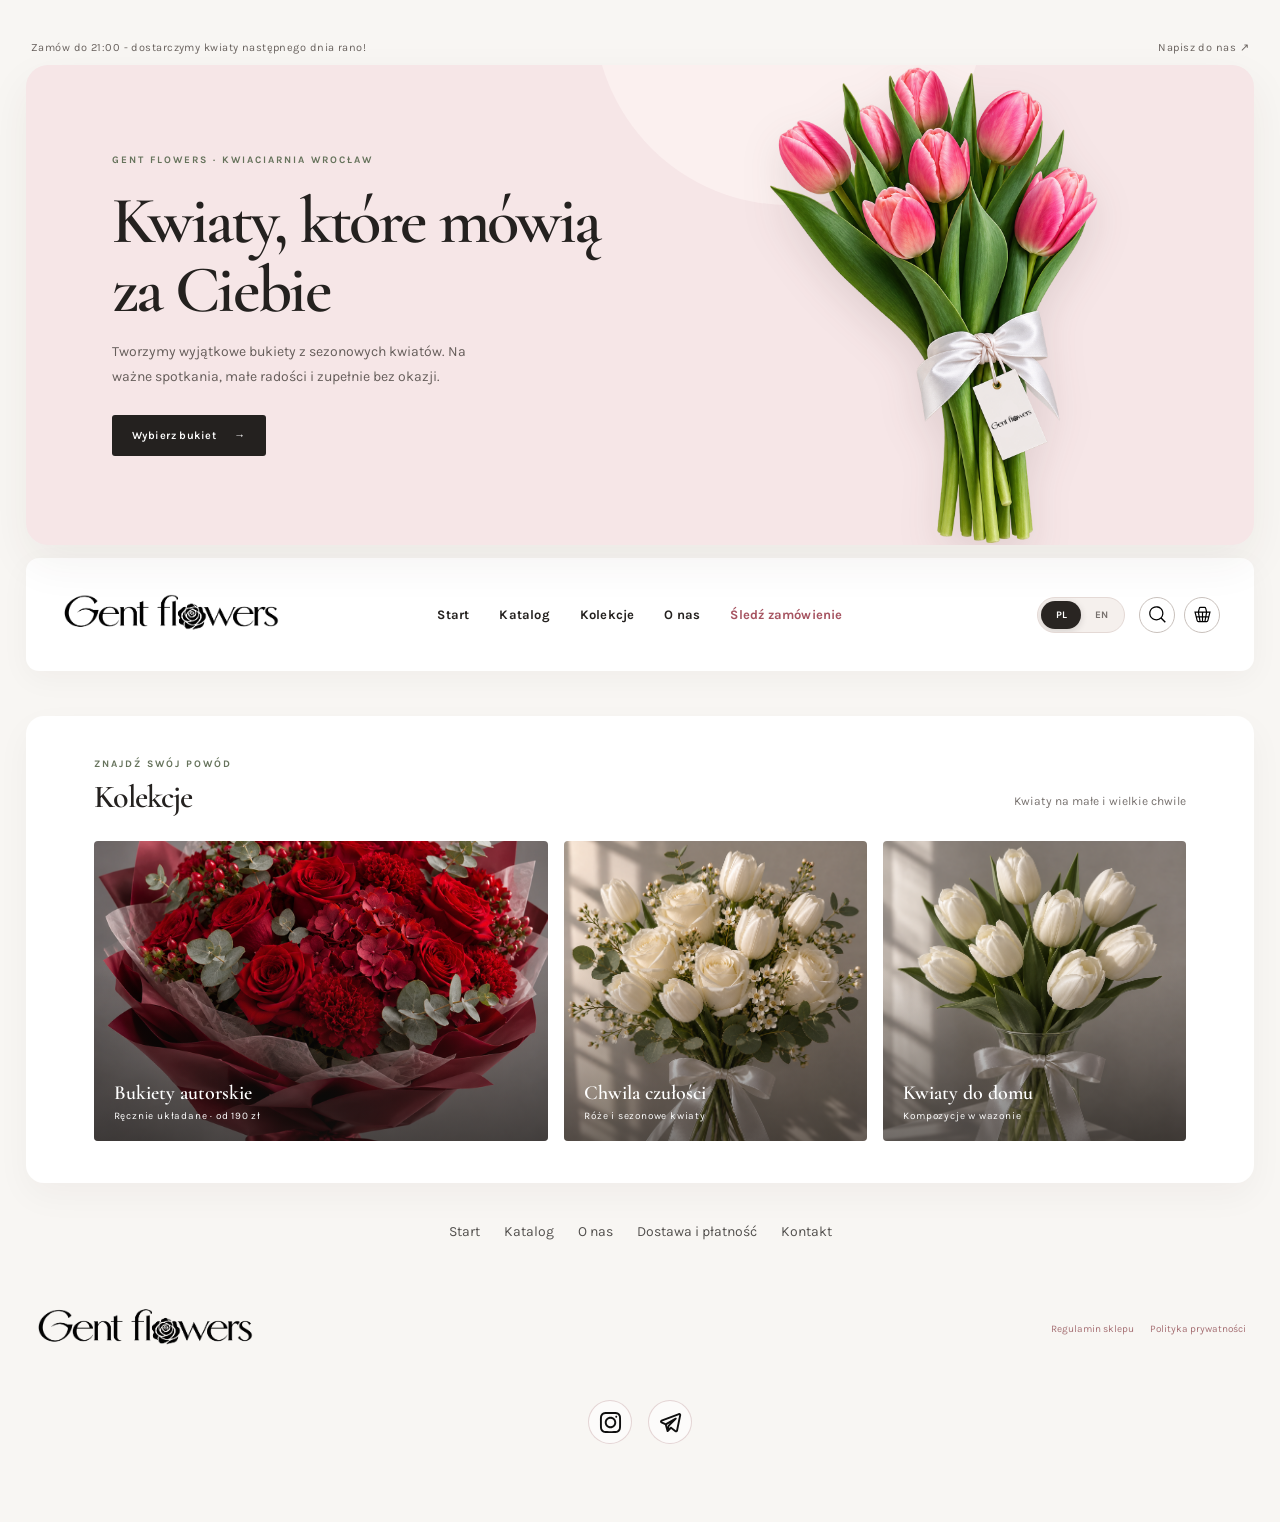
<file: index.html>
<!DOCTYPE html>
<html lang="pl">
 <head>
  
  <link rel="icon" href="./favicon.ico" sizes="any">
<meta charset="utf-8"/>
  <meta content="width=device-width,initial-scale=1" name="viewport"/>
  <meta content="#f7e8e9" name="theme-color"/>
  <title>Gent Flowers — kwiaciarnia internetowa Wrocław | Bukiety na zamówienie</title>
 
  <link rel="stylesheet" href="./css/main.css"/>
  <link rel="stylesheet" href="./css/cms.css"/>
  <link rel="stylesheet" href="./css/storefront.css"/>
  <link rel="stylesheet" href="./css/motion.css"/>
 
  <meta name="description" content="Gent Flowers to pracownia florystyczna z Wrocławia. Tworzymy wyjątkowe bukiety z sezonowych kwiatów i pomagamy wybrać kompozycję na każdą okazję.">
  <link rel="canonical" href="https://gentflowers.com/">
  <meta property="og:type" content="website">
  <meta property="og:site_name" content="Gent Flowers">
  <meta property="og:title" content="Gent Flowers — kwiaciarnia internetowa Wrocław | Bukiety na zamówienie">
  <meta property="og:description" content="Gent Flowers to pracownia florystyczna z Wrocławia. Tworzymy wyjątkowe bukiety z sezonowych kwiatów i pomagamy wybrać kompozycję na każdą okazję.">
  <meta property="og:url" content="https://gentflowers.com/">
  <meta property="og:locale" content="pl_PL">
  <script type="application/ld+json">
  {
    "@context": "https://schema.org",
    "@type": "Florist",
    "name": "Gent Flowers",
    "url": "https://gentflowers.com/",
    "description": "Pracownia florystyczna z Wrocławia tworząca ręcznie układane bukiety z sezonowych kwiatów.",
    "areaServed": {
      "@type": "City",
      "name": "Wrocław"
    }
  }
  </script>
</head>
 <body class="page-home">
<main class="shell">
   <div class="topline">
    <span data-i18n="delivery">
     Zam&oacute;w do 21:00
     <strong>
      dostarczymy kwiaty nast&eogon;pnego dnia rano!
     </strong>
    </span>
    <a data-i18n="contact" href="#footer">
     Napisz do nas &nearrow;
    </a>
   </div>
   <section class="hero stack-panel" id="home">
    <div class="hero-copy">
     <div class="eyebrow">
      Gent Flowers &middot;
      <span data-i18n="studio">
       pracownia florystyczna
      </span>
     </div>
     <h1 data-i18n="heroTitle">
      Kwiaty, kt&oacute;re m&oacute;wi&aogon; za Ciebie
     </h1>
     <p data-i18n="heroText">
      Tworzymy wyj&aogon;tkowe bukiety z sezonowych kwiat&oacute;w. Na wa&zdot;ne spotkania, ma&lstrok;e rado&sacute;ci i zupe&lstrok;nie bez okazji.
     </p>
     <a class="button" href="/shop">
      <span data-i18n="chooseBouquet">
       Wybierz bukiet
      </span>
      <span>
       &rarr;
      </span>
     </a>
    </div>
    <div class="hero-image">
     <img alt="R&oacute;&zdot;owy bukiet tulipan&oacute;w" src="./assets/images/pink-tulip-bouquet.png"/>
</div>
   </section>
   <nav aria-label="Nawigacja g&lstrok;&oacute;wna" class="nav">
    <a aria-label="Gent Flowers" class="brand" href="./index.html">
     <img alt="Gent Flowers" class="brand-logo" src="./assets/images/gent-flowers-logo.png"/>
    </a>
    <div class="links">
     <a data-i18n="home" href="./index.html">
      Start
     </a>
     <a data-i18n="bouquets" href="./shop.html">
      Katalog
     </a>
     <a data-i18n="collections" href="./index.html#collections">
      Kolekcje
     </a>
     <a data-i18n="about" href="./about.html">
      O nas
     </a>
     <a class="tracking-nav-link" href="./tracking.html" aria-label="Śledź zamówienie">
      Śledź zamówienie
     </a>
    </div>
    <div class="tools">
     <div aria-label="Wyb&oacute;r j&eogon;zyka" class="language">
      <button aria-pressed="true" data-lang="pl">
       PL
      </button>
      <button aria-pressed="false" data-lang="en">
       EN
      </button>
     </div>
<button aria-label="Szukaj" class="icon" type="button">
      <img src="./assets/images/icons/search.svg" alt="" aria-hidden="true">
     </button>
     <button aria-label="Koszyk" class="icon cart" type="button">
      <img src="./assets/images/icons/basket.svg" alt="" aria-hidden="true">
      <span class="count" id="count">
       0
      </span>
     </button>
    </div>
   </nav>
   <section class="section stack-panel" id="collections">
    <div class="section-head">
     <div>
      <div class="eyebrow" data-i18n="findOccasion">
       Znajd&zacute; sw&oacute;j pow&oacute;d
      </div>
      <h2 data-i18n="collections">
       Kolekcje
      </h2>
     </div>
     <p data-i18n="collectionIntro">
      Kwiaty na ma&lstrok;e i wielkie chwile
     </p>
    </div>
    <div class="collections">
     <a class="collection" href="/shop">
      <img alt="Autorska kompozycja kwiatowa" src="https://images.unsplash.com/photo-1525310072745-f49212b5ac6d?auto=format&amp;fit=crop&amp;w=1000&amp;q=85"/>
      <span>
       <span data-i18n="signature">
        Bukiety autorskie
       </span>
       <small data-i18n="signatureSub">
        R&eogon;cznie uk&lstrok;adane &middot; od 190 z&lstrok;
       </small>
      </span>
     </a>
     <a class="collection" href="/shop">
      <img alt="Delikatny bukiet r&oacute;&zdot;" src="https://images.unsplash.com/photo-1563241527-3004b7be0ffd?auto=format&amp;fit=crop&amp;w=700&amp;q=85"/>
      <span>
       <span data-i18n="tender">
        Chwila czu&lstrok;o&sacute;ci
       </span>
       <small data-i18n="tenderSub">
        R&oacute;&zdot;e i sezonowe kwiaty
       </small>
      </span>
     </a>
     <a class="collection" href="/shop">
      <img alt="Kwiaty w wazonie" src="https://images.unsplash.com/photo-1520763185298-1b434c919102?auto=format&amp;fit=crop&amp;w=700&amp;q=85"/>
      <span>
       <span data-i18n="homeFlowers">
        Kwiaty do domu
       </span>
       <small data-i18n="homeFlowersSub">
        Kompozycje w wazonie
       </small>
      </span>
     </a>
    </div>
   </section>
   <section class="section stack-panel" id="shop">
    <div class="section-head">
     <div>
      <div class="eyebrow" data-i18n="pickedForYou">
       Wybrane dla Ciebie
      </div>
      <h2 data-i18n="favoriteBouquets">
       Ulubione bukiety
      </h2>
     </div>
     <div>
      <p data-i18n="freshDaily">
       &Sacute;wie&zdot;e kwiaty ka&zdot;dego dnia
      </p>
      <div aria-label="Widok kompozycji" class="view-controls" role="group">
       <button aria-pressed="true" class="view-button" data-i18n="tile" data-view="grid">
        Siatka
       </button>
       <button aria-pressed="false" class="view-button" data-i18n="list" data-view="list">
        Lista
       </button>
       <button aria-pressed="false" class="view-button" data-i18n="carousel" data-view="carousel">
        Karuzela
       </button>
      </div>
      <div class="carousel-controls" id="carouselControls">
       <button aria-label="Poprzedni bukiet" id="carouselPrev">
        &larr;
       </button>
       <span id="carouselPosition">
        1 / 4
       </span>
       <button aria-label="Nast&eogon;pny bukiet" id="carouselNext">
        &rarr;
       </button>
      </div>
     </div>
     <div class="close-feed-wrap">
      <button aria-label="Zamknij widok" class="close-feed" id="closeFeed">
       &times;
      </button>
     </div>
    </div>
    <div class="products" id="productGrid">
     <article class="product">
      <div class="product-photo">
       <img alt="Obfity bukiet r&oacute;&zdot;owych r&oacute;&zdot;" src="https://images.unsplash.com/photo-1526047932273-341f2a7631f9?auto=format&amp;fit=crop&amp;w=700&amp;q=85"/>
       <span class="tag" data-i18n="bestseller">
        Bestseller
       </span>
       <button class="quick" data-price="350">
       </button>
      </div>
      <div class="product-info">
       <div>
        <div class="product-name" data-en="Pink cloud" data-pl="R&oacute;&zdot;owa chmurka">
         R&oacute;&zdot;owa chmurka
        </div>
        <div class="product-sub" data-en="Peony roses &middot; 15 stems" data-pl="R&oacute;&zdot;e piwoniowe &middot; 15 szt.">
         R&oacute;&zdot;e piwoniowe &middot; 15 szt.
        </div>
       </div>
       <div class="price">
        350 z&lstrok;
       </div>
       <div class="product-description" data-en="A hand-tied bouquet of peonies and roses in soft blush tones. Made to order." data-pl="Bukiet piwonii i r&oacute;&zdot; o mi&eogon;kkich, pudrowych odcieniach. R&eogon;cznie uk&lstrok;adany na zam&oacute;wienie.">
        Bukiet piwonii i r&oacute;&zdot; o mi&eogon;kkich, pudrowych odcieniach. R&eogon;cznie uk&lstrok;adany na zam&oacute;wienie.
       </div>
       <div class="product-options">
        <div class="palette-head">
         <span data-i18n="palette">
          Paleta
         </span>
        </div>
        <div class="swatches">
         <span aria-hidden="true" class="color-swatch" data-en="Pink" data-pl="R&oacute;&zdot;owy" style="--swatch:#d993a2">
         </span>
         <span aria-hidden="true" class="color-swatch" data-en="Cream" data-pl="Kremowy" style="--swatch:#e9d8bd">
         </span>
         <span aria-hidden="true" class="color-swatch" data-en="Peach" data-pl="Brzoskwiniowy" style="--swatch:#efb9a2">
         </span>
         <span aria-hidden="true" class="color-swatch" data-en="White" data-pl="Bia&lstrok;y" style="--swatch:#f5f1e9">
         </span>
        </div>
       </div>
      </div>
     </article>
     <article class="product">
      <div class="product-photo">
       <img alt="Polny bukiet w pastelowych odcieniach" src="https://images.unsplash.com/photo-1508610048659-a06b669e3321?auto=format&amp;fit=crop&amp;w=700&amp;q=85"/>
       <button class="quick" data-price="280">
       </button>
      </div>
      <div class="product-info">
       <div>
        <div class="product-name" data-en="Morning in the garden" data-pl="Poranek w ogrodzie">
         Poranek w ogrodzie
        </div>
        <div class="product-sub" data-en="Seasonal mix &middot; 17+ stems" data-pl="Sezonowy bukiet &middot; min. 17 kwiat&oacute;w">
         Sezonowy bukiet &middot; min. 17 kwiat&oacute;w
        </div>
       </div>
       <div class="price">
        280 z&lstrok;
       </div>
       <div class="product-description" data-en="An airy, natural arrangement inspired by a garden at sunrise. Every bouquet is one of a kind." data-pl="Lekka, naturalna kompozycja inspirowana ogrodem o poranku. Ka&zdot;dy bukiet jest nieco inny.">
        Lekka, naturalna kompozycja inspirowana ogrodem o poranku. Ka&zdot;dy bukiet jest nieco inny.
       </div>
       <div class="product-options">
        <div class="palette-head">
         <span data-i18n="palette">
          Paleta
         </span>
        </div>
        <div class="swatches">
         <span aria-hidden="true" class="color-swatch" data-en="Pastel" data-pl="Pastelowy" style="--swatch:#dcaab3">
         </span>
         <span aria-hidden="true" class="color-swatch" data-en="White" data-pl="Bia&lstrok;y" style="--swatch:#f5f1e9">
         </span>
         <span aria-hidden="true" class="color-swatch" data-en="Lavender" data-pl="Lawendowy" style="--swatch:#9b88b5">
         </span>
         <span aria-hidden="true" class="color-swatch" data-en="Yellow" data-pl="&Zdot;&oacute;&lstrok;ty" style="--swatch:#e4c568">
         </span>
        </div>
       </div>
      </div>
     </article>
     <article class="product">
      <div class="product-photo">
       <img alt="Czerwone tulipany" src="https://images.unsplash.com/photo-1494972308805-463bc619d34e?auto=format&amp;fit=crop&amp;w=700&amp;q=85"/>
       <span class="tag" data-i18n="new">
        Nowo&sacute;&cacute;
       </span>
       <button class="quick" data-price="240">
       </button>
      </div>
      <div class="product-info">
       <div>
        <div class="product-name" data-en="First kiss" data-pl="Pierwszy poca&lstrok;unek">
         Pierwszy poca&lstrok;unek
        </div>
        <div class="product-sub" data-en="Tulips &middot; 25 stems" data-pl="Tulipany &middot; 25 szt.">
         Tulipany &middot; 25 szt.
        </div>
       </div>
       <div class="price">
        240 z&lstrok;
       </div>
       <div class="product-description" data-en="Bright tulips that bring colour and springtime energy into your home." data-pl="Wyraziste tulipany, kt&oacute;re wnosz&aogon; do domu kolor i wiosenn&aogon; energi&eogon;.">
        Wyraziste tulipany, kt&oacute;re wnosz&aogon; do domu kolor i wiosenn&aogon; energi&eogon;.
       </div>
       <div class="product-options">
        <div class="palette-head">
         <span data-i18n="palette">
          Paleta
         </span>
        </div>
        <div class="swatches">
         <span aria-hidden="true" class="color-swatch" data-en="Red" data-pl="Czerwony" style="--swatch:#bd3446">
         </span>
         <span aria-hidden="true" class="color-swatch" data-en="Pink" data-pl="R&oacute;&zdot;owy" style="--swatch:#d993a2">
         </span>
         <span aria-hidden="true" class="color-swatch" data-en="Yellow" data-pl="&Zdot;&oacute;&lstrok;ty" style="--swatch:#e4c568">
         </span>
         <span aria-hidden="true" class="color-swatch" data-en="Purple" data-pl="Fioletowy" style="--swatch:#7861a8">
         </span>
        </div>
       </div>
      </div>
     </article>
     <article class="product">
      <div class="product-photo">
       <img alt="Jasna kompozycja z bia&lstrok;ych kwiat&oacute;w" src="https://images.unsplash.com/photo-1523438885200-e635ba2c371e?auto=format&amp;fit=crop&amp;w=700&amp;q=85"/>
       <button class="quick" data-price="320">
       </button>
      </div>
      <div class="product-info">
       <div>
        <div class="product-name" data-en="Quiet tenderness" data-pl="Cicha delikatno&sacute;&cacute;">
         Cicha delikatno&sacute;&cacute;
        </div>
        <div class="product-sub" data-en="Ranunculus &middot; 11 stems" data-pl="Jaskry &middot; 11 szt.">
         Jaskry &middot; 11 szt.
        </div>
       </div>
       <div class="price">
        320 z&lstrok;
       </div>
       <div class="product-description" data-en="Delicate ranunculus in a light palette &mdash; an elegant choice for a special day." data-pl="Delikatne jaskry w jasnej palecie &mdash; elegancki wyb&oacute;r na wyj&aogon;tkowy dzie&nacute;.">
        Delikatne jaskry w jasnej palecie &mdash; elegancki wyb&oacute;r na wyj&aogon;tkowy dzie&nacute;.
       </div>
       <div class="product-options">
        <div class="palette-head">
         <span data-i18n="palette">
          Paleta
         </span>
        </div>
        <div class="swatches">
         <span aria-hidden="true" class="color-swatch" data-en="Cream" data-pl="Kremowy" style="--swatch:#e9d8bd">
         </span>
         <span aria-hidden="true" class="color-swatch" data-en="Pink" data-pl="R&oacute;&zdot;owy" style="--swatch:#d993a2">
         </span>
         <span aria-hidden="true" class="color-swatch" data-en="Peach" data-pl="Brzoskwiniowy" style="--swatch:#efb9a2">
         </span>
         <span aria-hidden="true" class="color-swatch" data-en="White" data-pl="Bia&lstrok;y" style="--swatch:#f5f1e9">
         </span>
        </div>
       </div>
      </div>
     </article>
    </div>
   </section>
   <section class="section story stack-panel" id="story">
    <img alt="Florystka starannie uk&lstrok;ada bukiet" src="https://images.unsplash.com/photo-1487530811176-3780de880c2d?auto=format&amp;fit=crop&amp;w=1000&amp;q=85"/>
    <div class="story-copy">
     <div class="eyebrow" data-i18n="ourStudio">
      Nasza pracownia
     </div>
     <h2 data-i18n="storyTitle">
      Pi&eogon;kno tkwi w prostocie
     </h2>
     <p data-i18n="storyText">
      Wybieramy sezonowe kwiaty, starannie uk&lstrok;adamy ka&zdot;dy bukiet i do&lstrok;&aogon;czamy bilecik z Twoimi s&lstrok;owami. Bez szablon&oacute;w &mdash; tylko &zdot;ywe kompozycje.
     </p>
     <a class="text-link" data-i18n="meetGent" href="#footer">
      Poznaj Gent &rarr;
     </a>
    </div>
   </section>
<div class="footer-pages"><a href="./index.html">Start</a><a href="./shop.html">Katalog</a><a href="./about.html">O nas</a><a href="./delivery.html">Dostawa i płatność</a><a href="./contacts.html">Kontakt</a></div>
   <footer class="footer" id="footer">
    <a aria-label="Gent Flowers" class="brand" href="./index.html">
     <img alt="Gent Flowers" class="brand-logo" src="./assets/images/gent-flowers-logo.png"/>
    </a>
    <nav class="footer-legal" aria-label="Informacje prawne">
     <a href="./regulamin.html">Regulamin sklepu</a>
     <a href="./polityka-prywatnosci.html">Polityka prywatności</a>
    </nav>
   <div class="footer-social" aria-label="Nasze media społecznościowe">
      <a class="footer-social-link" href="https://www.instagram.com/gent.flowers" target="_blank" rel="noopener noreferrer" aria-label="Instagram Gent Flowers">
       <img src="./assets/icons/instagram.svg" alt="" width="25" height="25">
      </a>
      <a class="footer-social-link" href="https://t.me/gentflowers" target="_blank" rel="noopener noreferrer" aria-label="Telegram Gent Flowers">
       <img src="./assets/icons/telegram.svg" alt="" width="25" height="25">
      </a>
     </div></footer>
   <div aria-hidden="true" class="product-modal" id="productModal">
    <div aria-labelledby="modalTitle" aria-modal="true" class="product-detail" role="dialog" tabindex="-1">
     <button aria-label="Zamknij" class="modal-close" id="modalClose">
      &times;
     </button>
     <img alt="" class="modal-image" id="modalImage"/>
     <div class="modal-copy">
      <div class="eyebrow" data-i18n="productDetails">
       Szczeg&oacute;&lstrok;y bukietu
      </div>
      <h2 id="modalTitle">
      </h2>
      <p id="modalDescription">
      </p>
      <div class="modal-price" id="modalPrice">
      </div>
      <div class="swatches modal-swatches" id="modalSwatches">
      </div>
      <button class="button modal-add" id="modalAdd">
       <span data-i18n="add">
        Dodaj do koszyka
       </span>
       <span>
        &rarr;
       </span>
      </button>
     </div>
    </div>
   </div>
  </main>
  <script defer="" src="./js/cms.js">
  </script>
  <script defer="" src="./js/storefront.js">
  </script>
<script defer src="./js/motion.js"></script></body>
</html>
</file>
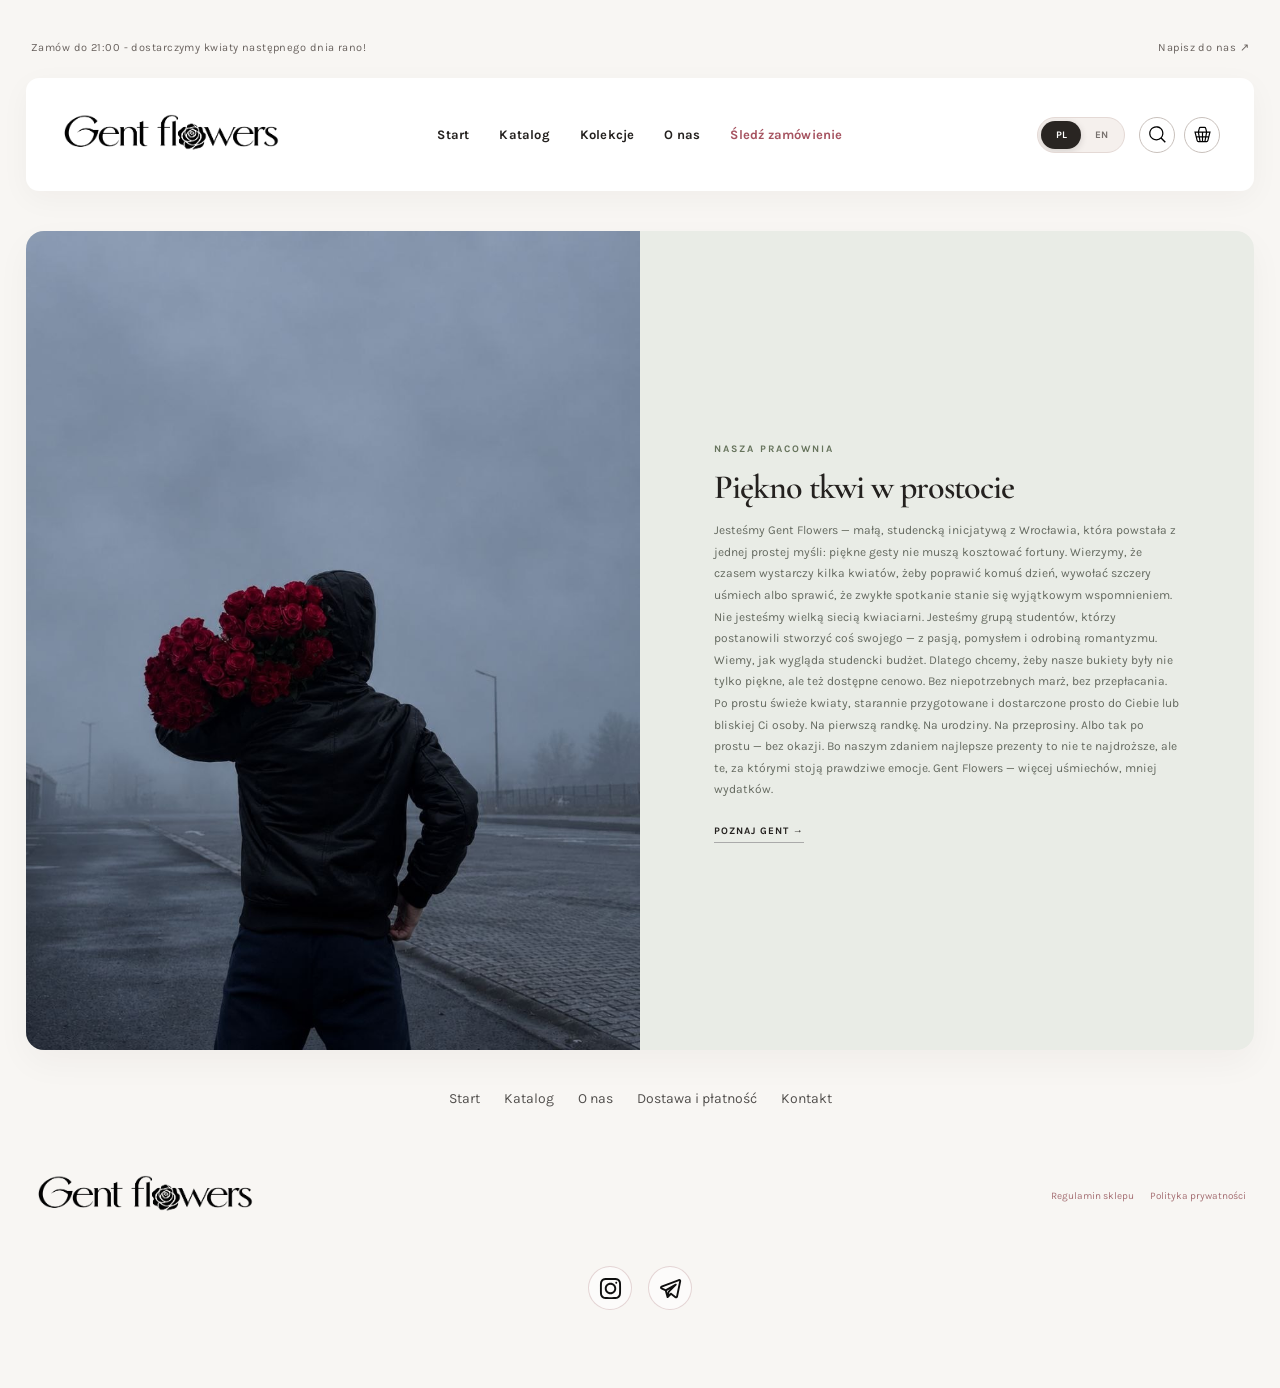
<file: about.html>
<!DOCTYPE html>
<html lang="pl">
 <head>
  
  <link rel="icon" href="./favicon.ico" sizes="any">
<meta charset="utf-8"/>
  <meta content="width=device-width,initial-scale=1" name="viewport"/>
  <meta content="#f7e8e9" name="theme-color"/>
  <title>O nas — Gent Flowers, pracownia florystyczna we Wrocławiu</title>
 
  <link rel="stylesheet" href="./css/main.css"/>
  <link rel="stylesheet" href="./css/cms.css"/>
  <link rel="stylesheet" href="./css/storefront.css"/>
  <link rel="stylesheet" href="./css/motion.css"/>
 
  <meta name="description" content="Poznaj Gent Flowers — małą pracownię florystyczną z Wrocławia. Tworzymy ręcznie układane bukiety, stawiając na sezonowe kwiaty i dopracowane detale.">
  <link rel="canonical" href="https://gentflowers.com/about.html">
  <meta property="og:type" content="website">
  <meta property="og:site_name" content="Gent Flowers">
  <meta property="og:title" content="O nas — Gent Flowers, pracownia florystyczna we Wrocławiu">
  <meta property="og:description" content="Poznaj Gent Flowers — małą pracownię florystyczną z Wrocławia. Tworzymy ręcznie układane bukiety, stawiając na sezonowe kwiaty i dopracowane detale.">
  <meta property="og:url" content="https://gentflowers.com/about.html">
  <meta property="og:locale" content="pl_PL">
</head>
 <body class="page-about">
<main class="shell">
   <div class="topline">
    <span data-i18n="delivery">
     Zam&oacute;w do 21:00
     <strong>
      dostarczymy kwiaty nast&eogon;pnego dnia rano!
     </strong>
    </span>
    <a data-i18n="contact" href="#footer">
     Napisz do nas &nearrow;
    </a>
   </div>
   <section class="hero stack-panel" id="home">
    <div class="hero-copy">
     <div class="eyebrow">
      Gent Flowers &middot;
      <span data-i18n="studio">
       pracownia florystyczna
      </span>
     </div>
     <h1 data-i18n="heroTitle">
      Kwiaty, kt&oacute;re m&oacute;wi&aogon; za Ciebie
     </h1>
     <p data-i18n="heroText">
      Tworzymy wyj&aogon;tkowe bukiety z sezonowych kwiat&oacute;w. Na wa&zdot;ne spotkania, ma&lstrok;e rado&sacute;ci i zupe&lstrok;nie bez okazji.
     </p>
     <a class="button" href="/shop">
      <span data-i18n="chooseBouquet">
       Wybierz bukiet
      </span>
      <span>
       &rarr;
      </span>
     </a>
    </div>
    <div class="hero-image">
     <img alt="R&oacute;&zdot;owy bukiet tulipan&oacute;w" src="./assets/images/pink-tulip-bouquet.png"/>
</div>
   </section>
   <nav aria-label="Nawigacja g&lstrok;&oacute;wna" class="nav">
    <a aria-label="Gent Flowers" class="brand" href="./index.html">
     <img alt="Gent Flowers" class="brand-logo" src="./assets/images/gent-flowers-logo.png"/>
    </a>
    <div class="links">
     <a data-i18n="home" href="./index.html">
      Start
     </a>
     <a data-i18n="bouquets" href="./shop.html">
      Katalog
     </a>
     <a data-i18n="collections" href="./index.html#collections">
      Kolekcje
     </a>
     <a data-i18n="about" href="./about.html">
      O nas
     </a>
     <a class="tracking-nav-link" href="./tracking.html" aria-label="Śledź zamówienie">
      Śledź zamówienie
     </a>
    </div>
    <div class="tools">
     <div aria-label="Wyb&oacute;r j&eogon;zyka" class="language">
      <button aria-pressed="true" data-lang="pl">
       PL
      </button>
      <button aria-pressed="false" data-lang="en">
       EN
      </button>
     </div>
<button aria-label="Szukaj" class="icon" type="button">
      <img src="./assets/images/icons/search.svg" alt="" aria-hidden="true">
     </button>
     <button aria-label="Koszyk" class="icon cart" type="button">
      <img src="./assets/images/icons/basket.svg" alt="" aria-hidden="true">
      <span class="count" id="count">
       0
      </span>
     </button>
    </div>
   </nav>
   <section class="section stack-panel" id="collections">
    <div class="section-head">
     <div>
      <div class="eyebrow" data-i18n="findOccasion">
       Znajd&zacute; sw&oacute;j pow&oacute;d
      </div>
      <h2 data-i18n="collections">
       Kolekcje
      </h2>
     </div>
     <p data-i18n="collectionIntro">
      Kwiaty na ma&lstrok;e i wielkie chwile
     </p>
    </div>
    <div class="collections">
     <a class="collection" href="/shop">
      <img alt="Autorska kompozycja kwiatowa" src="https://images.unsplash.com/photo-1525310072745-f49212b5ac6d?auto=format&amp;fit=crop&amp;w=1000&amp;q=85"/>
      <span>
       <span data-i18n="signature">
        Bukiety autorskie
       </span>
       <small data-i18n="signatureSub">
        R&eogon;cznie uk&lstrok;adane &middot; od 190 z&lstrok;
       </small>
      </span>
     </a>
     <a class="collection" href="/shop">
      <img alt="Delikatny bukiet r&oacute;&zdot;" src="https://images.unsplash.com/photo-1563241527-3004b7be0ffd?auto=format&amp;fit=crop&amp;w=700&amp;q=85"/>
      <span>
       <span data-i18n="tender">
        Chwila czu&lstrok;o&sacute;ci
       </span>
       <small data-i18n="tenderSub">
        R&oacute;&zdot;e i sezonowe kwiaty
       </small>
      </span>
     </a>
     <a class="collection" href="/shop">
      <img alt="Kwiaty w wazonie" src="https://images.unsplash.com/photo-1520763185298-1b434c919102?auto=format&amp;fit=crop&amp;w=700&amp;q=85"/>
      <span>
       <span data-i18n="homeFlowers">
        Kwiaty do domu
       </span>
       <small data-i18n="homeFlowersSub">
        Kompozycje w wazonie
       </small>
      </span>
     </a>
    </div>
   </section>
   <section class="section stack-panel" id="shop">
    <div class="section-head">
     <div>
      <div class="eyebrow" data-i18n="pickedForYou">
       Wybrane dla Ciebie
      </div>
      <h2 data-i18n="favoriteBouquets">
       Ulubione bukiety
      </h2>
     </div>
     <div>
      <p data-i18n="freshDaily">
       &Sacute;wie&zdot;e kwiaty ka&zdot;dego dnia
      </p>
      <div aria-label="Widok kompozycji" class="view-controls" role="group">
       <button aria-pressed="true" class="view-button" data-i18n="tile" data-view="grid">
        Siatka
       </button>
       <button aria-pressed="false" class="view-button" data-i18n="list" data-view="list">
        Lista
       </button>
       <button aria-pressed="false" class="view-button" data-i18n="carousel" data-view="carousel">
        Karuzela
       </button>
      </div>
      <div class="carousel-controls" id="carouselControls">
       <button aria-label="Poprzedni bukiet" id="carouselPrev">
        &larr;
       </button>
       <span id="carouselPosition">
        1 / 4
       </span>
       <button aria-label="Nast&eogon;pny bukiet" id="carouselNext">
        &rarr;
       </button>
      </div>
     </div>
     <div class="close-feed-wrap">
      <button aria-label="Zamknij widok" class="close-feed" id="closeFeed">
       &times;
      </button>
     </div>
    </div>
    <div class="products" id="productGrid">
     <article class="product">
      <div class="product-photo">
       <img alt="Obfity bukiet r&oacute;&zdot;owych r&oacute;&zdot;" src="https://images.unsplash.com/photo-1526047932273-341f2a7631f9?auto=format&amp;fit=crop&amp;w=700&amp;q=85"/>
       <span class="tag" data-i18n="bestseller">
        Bestseller
       </span>
       <button class="quick" data-price="350">
       </button>
      </div>
      <div class="product-info">
       <div>
        <div class="product-name" data-en="Pink cloud" data-pl="R&oacute;&zdot;owa chmurka">
         R&oacute;&zdot;owa chmurka
        </div>
        <div class="product-sub" data-en="Peony roses &middot; 15 stems" data-pl="R&oacute;&zdot;e piwoniowe &middot; 15 szt.">
         R&oacute;&zdot;e piwoniowe &middot; 15 szt.
        </div>
       </div>
       <div class="price">
        350 z&lstrok;
       </div>
       <div class="product-description" data-en="A hand-tied bouquet of peonies and roses in soft blush tones. Made to order." data-pl="Bukiet piwonii i r&oacute;&zdot; o mi&eogon;kkich, pudrowych odcieniach. R&eogon;cznie uk&lstrok;adany na zam&oacute;wienie.">
        Bukiet piwonii i r&oacute;&zdot; o mi&eogon;kkich, pudrowych odcieniach. R&eogon;cznie uk&lstrok;adany na zam&oacute;wienie.
       </div>
       <div class="product-options">
        <div class="palette-head">
         <span data-i18n="palette">
          Paleta
         </span>
        </div>
        <div class="swatches">
         <span aria-hidden="true" class="color-swatch" data-en="Pink" data-pl="R&oacute;&zdot;owy" style="--swatch:#d993a2">
         </span>
         <span aria-hidden="true" class="color-swatch" data-en="Cream" data-pl="Kremowy" style="--swatch:#e9d8bd">
         </span>
         <span aria-hidden="true" class="color-swatch" data-en="Peach" data-pl="Brzoskwiniowy" style="--swatch:#efb9a2">
         </span>
         <span aria-hidden="true" class="color-swatch" data-en="White" data-pl="Bia&lstrok;y" style="--swatch:#f5f1e9">
         </span>
        </div>
       </div>
      </div>
     </article>
     <article class="product">
      <div class="product-photo">
       <img alt="Polny bukiet w pastelowych odcieniach" src="https://images.unsplash.com/photo-1508610048659-a06b669e3321?auto=format&amp;fit=crop&amp;w=700&amp;q=85"/>
       <button class="quick" data-price="280">
       </button>
      </div>
      <div class="product-info">
       <div>
        <div class="product-name" data-en="Morning in the garden" data-pl="Poranek w ogrodzie">
         Poranek w ogrodzie
        </div>
        <div class="product-sub" data-en="Seasonal mix &middot; 17+ stems" data-pl="Sezonowy bukiet &middot; min. 17 kwiat&oacute;w">
         Sezonowy bukiet &middot; min. 17 kwiat&oacute;w
        </div>
       </div>
       <div class="price">
        280 z&lstrok;
       </div>
       <div class="product-description" data-en="An airy, natural arrangement inspired by a garden at sunrise. Every bouquet is one of a kind." data-pl="Lekka, naturalna kompozycja inspirowana ogrodem o poranku. Ka&zdot;dy bukiet jest nieco inny.">
        Lekka, naturalna kompozycja inspirowana ogrodem o poranku. Ka&zdot;dy bukiet jest nieco inny.
       </div>
       <div class="product-options">
        <div class="palette-head">
         <span data-i18n="palette">
          Paleta
         </span>
        </div>
        <div class="swatches">
         <span aria-hidden="true" class="color-swatch" data-en="Pastel" data-pl="Pastelowy" style="--swatch:#dcaab3">
         </span>
         <span aria-hidden="true" class="color-swatch" data-en="White" data-pl="Bia&lstrok;y" style="--swatch:#f5f1e9">
         </span>
         <span aria-hidden="true" class="color-swatch" data-en="Lavender" data-pl="Lawendowy" style="--swatch:#9b88b5">
         </span>
         <span aria-hidden="true" class="color-swatch" data-en="Yellow" data-pl="&Zdot;&oacute;&lstrok;ty" style="--swatch:#e4c568">
         </span>
        </div>
       </div>
      </div>
     </article>
     <article class="product">
      <div class="product-photo">
       <img alt="Czerwone tulipany" src="https://images.unsplash.com/photo-1494972308805-463bc619d34e?auto=format&amp;fit=crop&amp;w=700&amp;q=85"/>
       <span class="tag" data-i18n="new">
        Nowo&sacute;&cacute;
       </span>
       <button class="quick" data-price="240">
       </button>
      </div>
      <div class="product-info">
       <div>
        <div class="product-name" data-en="First kiss" data-pl="Pierwszy poca&lstrok;unek">
         Pierwszy poca&lstrok;unek
        </div>
        <div class="product-sub" data-en="Tulips &middot; 25 stems" data-pl="Tulipany &middot; 25 szt.">
         Tulipany &middot; 25 szt.
        </div>
       </div>
       <div class="price">
        240 z&lstrok;
       </div>
       <div class="product-description" data-en="Bright tulips that bring colour and springtime energy into your home." data-pl="Wyraziste tulipany, kt&oacute;re wnosz&aogon; do domu kolor i wiosenn&aogon; energi&eogon;.">
        Wyraziste tulipany, kt&oacute;re wnosz&aogon; do domu kolor i wiosenn&aogon; energi&eogon;.
       </div>
       <div class="product-options">
        <div class="palette-head">
         <span data-i18n="palette">
          Paleta
         </span>
        </div>
        <div class="swatches">
         <span aria-hidden="true" class="color-swatch" data-en="Red" data-pl="Czerwony" style="--swatch:#bd3446">
         </span>
         <span aria-hidden="true" class="color-swatch" data-en="Pink" data-pl="R&oacute;&zdot;owy" style="--swatch:#d993a2">
         </span>
         <span aria-hidden="true" class="color-swatch" data-en="Yellow" data-pl="&Zdot;&oacute;&lstrok;ty" style="--swatch:#e4c568">
         </span>
         <span aria-hidden="true" class="color-swatch" data-en="Purple" data-pl="Fioletowy" style="--swatch:#7861a8">
         </span>
        </div>
       </div>
      </div>
     </article>
     <article class="product">
      <div class="product-photo">
       <img alt="Jasna kompozycja z bia&lstrok;ych kwiat&oacute;w" src="https://images.unsplash.com/photo-1523438885200-e635ba2c371e?auto=format&amp;fit=crop&amp;w=700&amp;q=85"/>
       <button class="quick" data-price="320">
       </button>
      </div>
      <div class="product-info">
       <div>
        <div class="product-name" data-en="Quiet tenderness" data-pl="Cicha delikatno&sacute;&cacute;">
         Cicha delikatno&sacute;&cacute;
        </div>
        <div class="product-sub" data-en="Ranunculus &middot; 11 stems" data-pl="Jaskry &middot; 11 szt.">
         Jaskry &middot; 11 szt.
        </div>
       </div>
       <div class="price">
        320 z&lstrok;
       </div>
       <div class="product-description" data-en="Delicate ranunculus in a light palette &mdash; an elegant choice for a special day." data-pl="Delikatne jaskry w jasnej palecie &mdash; elegancki wyb&oacute;r na wyj&aogon;tkowy dzie&nacute;.">
        Delikatne jaskry w jasnej palecie &mdash; elegancki wyb&oacute;r na wyj&aogon;tkowy dzie&nacute;.
       </div>
       <div class="product-options">
        <div class="palette-head">
         <span data-i18n="palette">
          Paleta
         </span>
        </div>
        <div class="swatches">
         <span aria-hidden="true" class="color-swatch" data-en="Cream" data-pl="Kremowy" style="--swatch:#e9d8bd">
         </span>
         <span aria-hidden="true" class="color-swatch" data-en="Pink" data-pl="R&oacute;&zdot;owy" style="--swatch:#d993a2">
         </span>
         <span aria-hidden="true" class="color-swatch" data-en="Peach" data-pl="Brzoskwiniowy" style="--swatch:#efb9a2">
         </span>
         <span aria-hidden="true" class="color-swatch" data-en="White" data-pl="Bia&lstrok;y" style="--swatch:#f5f1e9">
         </span>
        </div>
       </div>
      </div>
     </article>
    </div>
   </section>
   <section class="section story stack-panel" id="story">
    <img alt="Florystka starannie uk&lstrok;ada bukiet" src="https://images.unsplash.com/photo-1487530811176-3780de880c2d?auto=format&amp;fit=crop&amp;w=1000&amp;q=85"/>
    <div class="story-copy">
     <div class="eyebrow" data-i18n="ourStudio">
      Nasza pracownia
     </div>
     <h2 data-i18n="storyTitle">
      Pi&eogon;kno tkwi w prostocie
     </h2>
     <p data-i18n="storyText">
      Wybieramy sezonowe kwiaty, starannie uk&lstrok;adamy ka&zdot;dy bukiet i do&lstrok;&aogon;czamy bilecik z Twoimi s&lstrok;owami. Bez szablon&oacute;w &mdash; tylko &zdot;ywe kompozycje.
     </p>
     <a class="text-link" data-i18n="meetGent" href="#footer">
      Poznaj Gent &rarr;
     </a>
    </div>
   </section>
<div class="footer-pages"><a href="./index.html">Start</a><a href="./shop.html">Katalog</a><a href="./about.html">O nas</a><a href="./delivery.html">Dostawa i płatność</a><a href="./contacts.html">Kontakt</a></div>
   <footer class="footer" id="footer">
    <a aria-label="Gent Flowers" class="brand" href="./index.html">
     <img alt="Gent Flowers" class="brand-logo" src="./assets/images/gent-flowers-logo.png"/>
    </a>
    <nav class="footer-legal" aria-label="Informacje prawne">
     <a href="./regulamin.html">Regulamin sklepu</a>
     <a href="./polityka-prywatnosci.html">Polityka prywatności</a>
    </nav>
   <div class="footer-social" aria-label="Nasze media społecznościowe">
      <a class="footer-social-link" href="https://www.instagram.com/gent.flowers" target="_blank" rel="noopener noreferrer" aria-label="Instagram Gent Flowers">
       <img src="./assets/icons/instagram.svg" alt="" width="25" height="25">
      </a>
      <a class="footer-social-link" href="https://t.me/gentflowers" target="_blank" rel="noopener noreferrer" aria-label="Telegram Gent Flowers">
       <img src="./assets/icons/telegram.svg" alt="" width="25" height="25">
      </a>
     </div></footer>
   <div aria-hidden="true" class="product-modal" id="productModal">
    <div aria-labelledby="modalTitle" aria-modal="true" class="product-detail" role="dialog" tabindex="-1">
     <button aria-label="Zamknij" class="modal-close" id="modalClose">
      &times;
     </button>
     <img alt="" class="modal-image" id="modalImage"/>
     <div class="modal-copy">
      <div class="eyebrow" data-i18n="productDetails">
       Szczeg&oacute;&lstrok;y bukietu
      </div>
      <h2 id="modalTitle">
      </h2>
      <p id="modalDescription">
      </p>
      <div class="modal-price" id="modalPrice">
      </div>
      <div class="swatches modal-swatches" id="modalSwatches">
      </div>
      <button class="button modal-add" id="modalAdd">
       <span data-i18n="add">
        Dodaj do koszyka
       </span>
       <span>
        &rarr;
       </span>
      </button>
     </div>
    </div>
   </div>
  </main>
  <script defer="" src="./js/cms.js">
  </script>
  <script defer="" src="./js/storefront.js">
  </script>
<script defer src="./js/motion.js"></script></body>
</html>
</file>
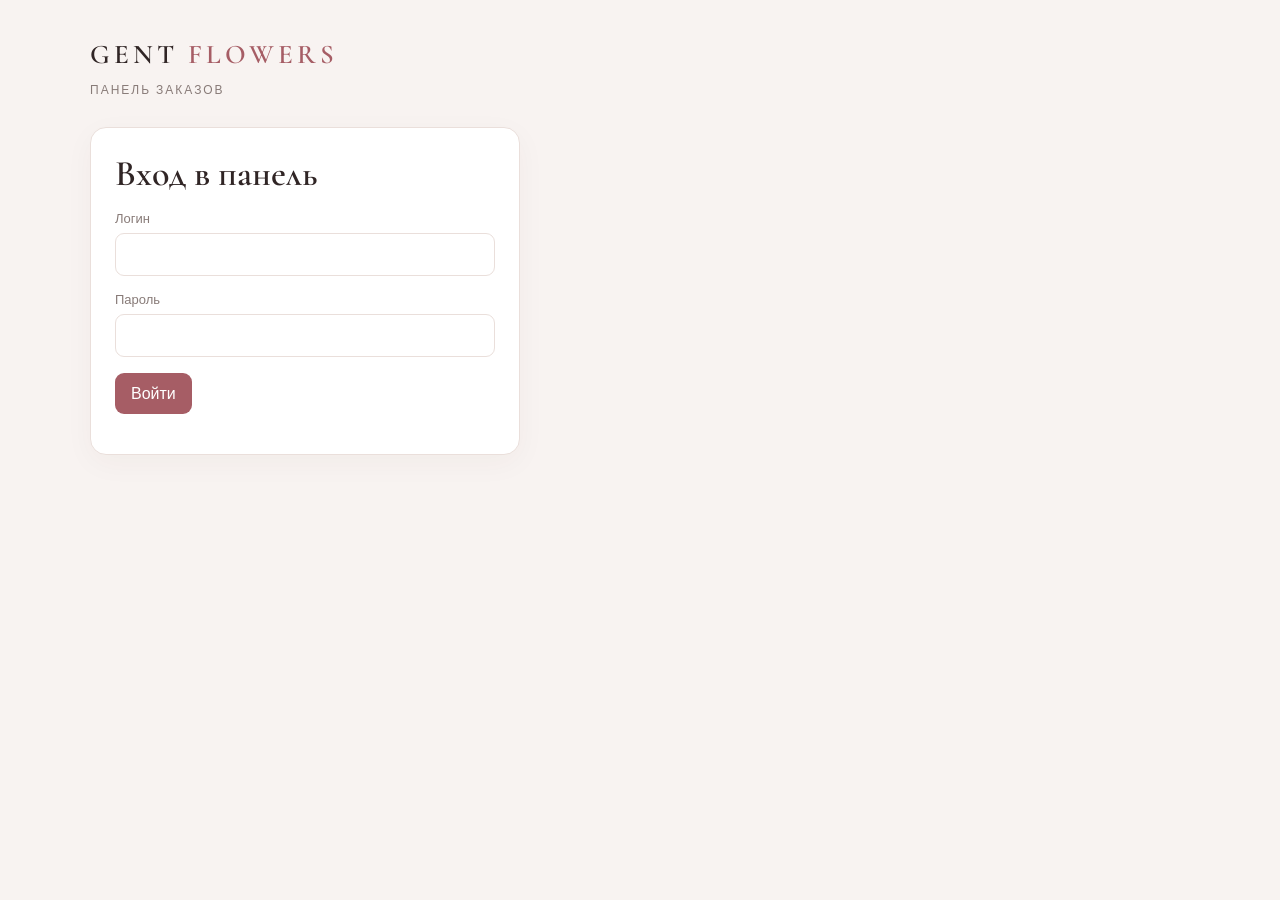
<file: admin.html>
<!doctype html>
<html lang="ru"><head><meta charset="utf-8"><meta name="viewport" content="width=device-width,initial-scale=1"><meta name="robots" content="noindex,nofollow"><title>Gent Flowers — Admin</title><link rel="stylesheet" href="./css/admin.css"><script src="https://challenges.cloudflare.com/turnstile/v0/api.js?render=explicit" defer></script></head>
<body><main class="admin-shell"><header><div class="brand">GENT <span>FLOWERS</span></div><p>ПАНЕЛЬ ЗАКАЗОВ</p></header>
<section id="login" class="panel login"><h1>Вход в панель</h1><form id="login-form" autocomplete="off"><label>Логин<input name="username" type="text" autocomplete="off" autocapitalize="none" spellcheck="false" readonly onfocus="this.removeAttribute('readonly')" required></label><label>Пароль<input name="password" type="password" autocomplete="new-password" required></label><div id="adminTurnstile"></div><button>Войти</button><p id="login-error" class="error"></p></form></section>
<section id="dashboard" hidden><div class="toolbar"><div><h1>Заказы</h1><p id="count">История заказов</p></div><div class="toolbar-actions"><button id="refresh" class="secondary">Обновить</button><button id="logout" class="secondary">Выйти</button></div></div><div id="notice" role="status"></div>
<div class="stats-grid" id="statsGrid" aria-label="Статистика магазина"></div>
<section class="panel catalog-admin"><div class="catalog-admin-head"><div><h2>Товары магазина</h2><p>Каталог редактируется через Pages CMS — это сохраняет текущую публикацию сайта.</p></div><a class="cms-link" href="https://app.pagescms.org/" target="_blank" rel="noopener">Управлять товарами ↗</a></div><div id="adminProducts" class="admin-products"><p class="muted">Загрузка каталога…</p></div></section>
<div class="filters"><button data-filter="ALL" class="active">Все</button><button data-filter="NEW">Новые</button><button data-filter="IN_PROGRESS">В работе</button><button data-filter="COMPLETED">Завершённые</button></div><div id="orders" class="orders"></div></section></main><script src="./js/admin.js"></script></body></html>
</file>
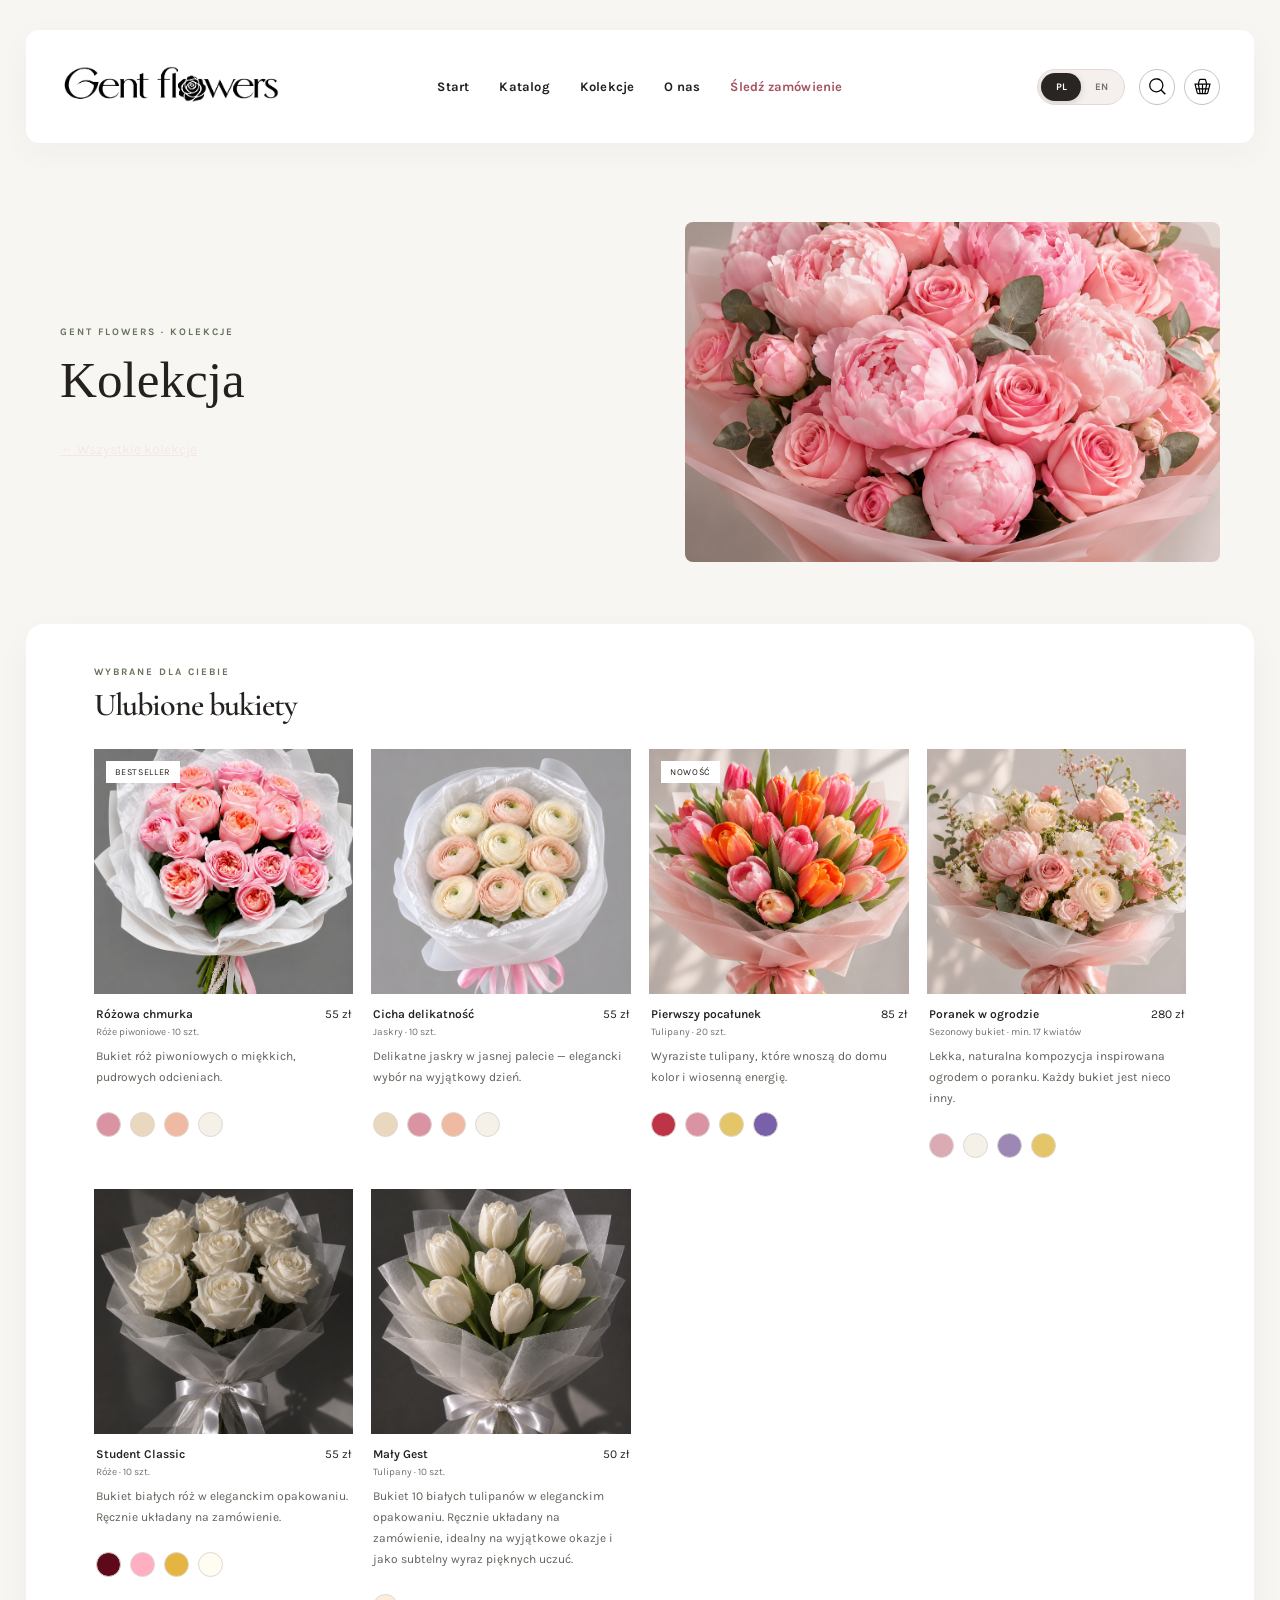
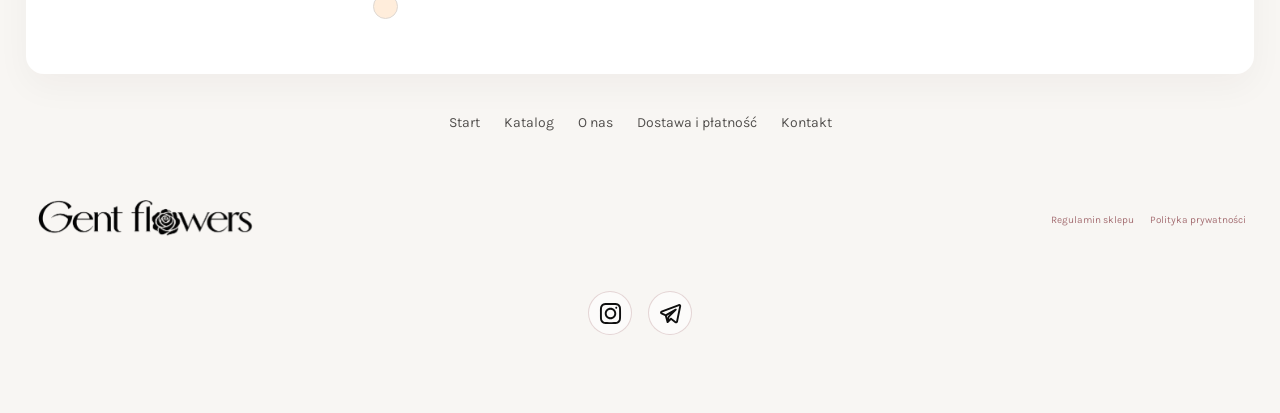
<file: collection.html>
<!doctype html>
<html lang="pl">
<head>
<meta charset="utf-8">
<meta name="viewport" content="width=device-width,initial-scale=1">
<meta name="theme-color" content="#f7e8e9">
<title>Kolekcje kwiatowe — Gent Flowers Wrocław</title>
<meta name="description" content="Odkryj kolekcje bukietów Gent Flowers. Ręcznie układane kompozycje z sezonowych kwiatów z dostawą we Wrocławiu.">
<link rel="canonical" href="https://gentflowers.com/collection.html">
<meta property="og:type" content="website">
<meta property="og:site_name" content="Gent Flowers">
<meta property="og:title" content="Kolekcje kwiatowe — Gent Flowers Wrocław">
<meta property="og:description" content="Odkryj kolekcje bukietów Gent Flowers. Ręcznie układane kompozycje z sezonowych kwiatów z dostawą we Wrocławiu.">
<link rel="stylesheet" href="./css/main.css">
<link rel="stylesheet" href="./css/cms.css">
<link rel="stylesheet" href="./css/storefront.css">
<link rel="stylesheet" href="./css/motion.css">
<style>
.page-collection .collection-hero{display:grid;grid-template-columns:1.05fr .95fr;gap:34px;align-items:center;padding:34px;margin:28px 0}
.page-collection .collection-hero img{width:100%;height:340px;object-fit:cover;border-radius:8px}
.page-collection .collection-hero h1{font-family:var(--font-display,Georgia,serif);font-size:clamp(2.2rem,4vw,3.6rem);font-weight:400;margin:12px 0}
.page-collection .collection-hero p{color:var(--cms-muted,#777);line-height:1.8;max-width:520px}
.page-collection .back-collections{display:inline-block;margin-top:18px;color:var(--cms-rose,#bd777e)}
#collectionEmpty{padding:28px;text-align:center;color:var(--cms-muted,#777)}
@media(max-width:700px){.page-collection .collection-hero{grid-template-columns:1fr;padding:22px}.page-collection .collection-hero img{height:230px}}
</style>
</head>
<body class="page-shop page-collection">
<main class="shell">
<nav class="nav">
<a aria-label="Gent Flowers" class="brand" href="./index.html"><img alt="Gent Flowers" class="brand-logo" src="./assets/images/gent-flowers-logo.png"></a>
<div class="links">
<a href="./index.html">Start</a><a href="./shop.html">Katalog</a><a href="./index.html#collections">Kolekcje</a><a href="./about.html">O nas</a><a class="tracking-nav-link" href="./tracking.html">Śledź zamówienie</a>
</div>
<div class="tools">
<div class="language"><button aria-pressed="true" data-lang="pl">PL</button><button aria-pressed="false" data-lang="en">EN</button></div>
<button aria-label="Szukaj" class="icon" type="button"><img src="./assets/images/icons/search.svg" alt=""></button>
<button aria-label="Koszyk" class="icon cart" type="button"><img src="./assets/images/icons/basket.svg" alt=""><span class="count" id="count">0</span></button>
</div>
</nav>
<section class="collection-hero stack-panel">
<div>
<div class="eyebrow">GENT FLOWERS · KOLEKCJE</div>
<h1 id="collectionTitle">Kolekcja</h1>
<p id="collectionDescription"></p>
<a class="back-collections" href="./index.html#collections">← Wszystkie kolekcje</a>
</div>
<img id="collectionCover" src="./assets/images/rozowa-chmurka.png" alt="">
</section>
<section class="section stack-panel" id="shop">
<div class="section-head"><div><div class="eyebrow">GENT FLOWERS</div><h2>Bukiety z kolekcji</h2></div></div>
<div class="products" id="productGrid"></div>
<p id="collectionEmpty" hidden>W tej kolekcji nie ma jeszcze przypisanych bukietów.</p>
</section>
<div class="footer-pages"><a href="./index.html">Start</a><a href="./shop.html">Katalog</a><a href="./index.html#collections">Kolekcje</a><a href="./about.html">O nas</a><a href="./contacts.html">Kontakt</a></div>
<footer class="footer" id="footer"><a aria-label="Gent Flowers" class="brand" href="./index.html"><img alt="Gent Flowers" class="brand-logo" src="./assets/images/gent-flowers-logo.png"></a><nav class="footer-legal"><a href="./regulamin.html">Regulamin sklepu</a><a href="./polityka-prywatnosci.html">Polityka prywatności</a></nav><div class="footer-social" aria-label="Nasze media społecznościowe">
      <a class="footer-social-link" href="https://www.instagram.com/gent.flowers" target="_blank" rel="noopener noreferrer" aria-label="Instagram Gent Flowers">
       <img src="./assets/icons/instagram.svg" alt="" width="25" height="25">
      </a>
      <a class="footer-social-link" href="https://t.me/gentflowers" target="_blank" rel="noopener noreferrer" aria-label="Telegram Gent Flowers">
       <img src="./assets/icons/telegram.svg" alt="" width="25" height="25">
      </a>
     </div></footer>
<div aria-hidden="true" class="product-modal" id="productModal"><div aria-labelledby="modalTitle" aria-modal="true" class="product-detail" role="dialog" tabindex="-1"><button aria-label="Zamknij" class="modal-close" id="modalClose">×</button><img alt="" class="modal-image" id="modalImage"><div class="modal-copy"><div class="eyebrow">Szczegóły bukietu</div><h2 id="modalTitle"></h2><p id="modalDescription"></p><div class="modal-price" id="modalPrice"></div><div class="swatches modal-swatches" id="modalSwatches"></div><button class="button modal-add" id="modalAdd">Dodaj do koszyka →</button></div></div></div>
</main>
<script defer src="./js/cms.js"></script><script defer src="./js/storefront.js"></script>
  <script defer src="./js/motion.js"></script></body></html>
</file>
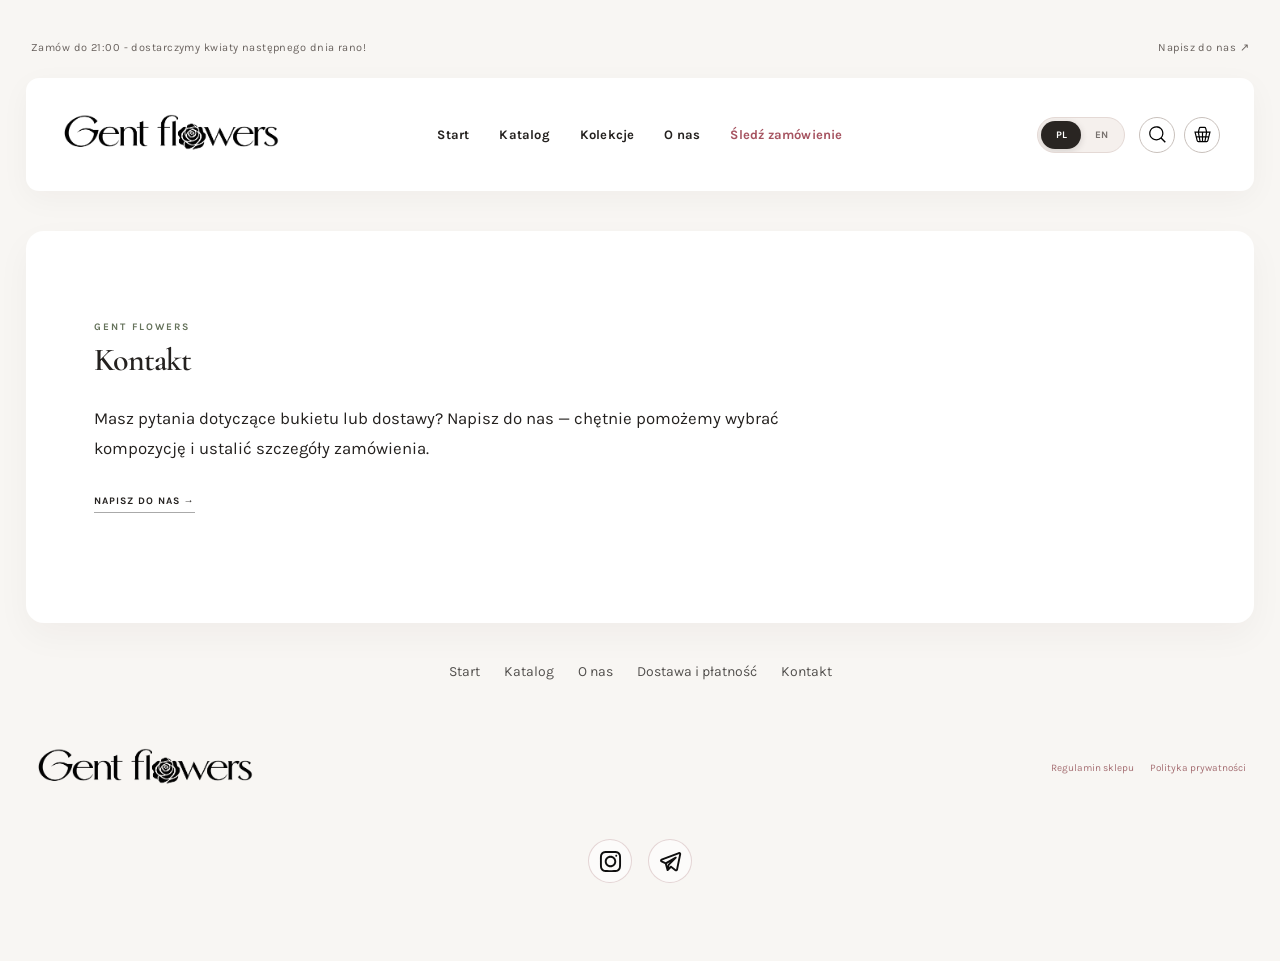
<file: contacts.html>
<!DOCTYPE html>
<html lang="pl">
 <head>
  
  <link rel="icon" href="./favicon.ico" sizes="any">
<meta charset="utf-8"/>
  <meta content="width=device-width,initial-scale=1" name="viewport"/>
  <meta content="#f7e8e9" name="theme-color"/>
  <title>Kontakt — Gent Flowers | Bukiety i dostawa Wrocław</title>
 
  <link rel="stylesheet" href="./css/main.css"/>
  <link rel="stylesheet" href="./css/cms.css"/>
  <link rel="stylesheet" href="./css/storefront.css"/>
  <link rel="stylesheet" href="./css/motion.css"/>
 
  <meta name="description" content="Masz pytania o bukiety lub dostawę kwiatów we Wrocławiu? Skontaktuj się z Gent Flowers — pomożemy wybrać kompozycję i ustalić szczegóły zamówienia.">
  <link rel="canonical" href="https://gentflowers.com/contacts.html">
  <meta property="og:type" content="website">
  <meta property="og:site_name" content="Gent Flowers">
  <meta property="og:title" content="Kontakt — Gent Flowers | Bukiety i dostawa Wrocław">
  <meta property="og:description" content="Masz pytania o bukiety lub dostawę kwiatów we Wrocławiu? Skontaktuj się z Gent Flowers — pomożemy wybrać kompozycję i ustalić szczegóły zamówienia.">
  <meta property="og:url" content="https://gentflowers.com/contacts.html">
  <meta property="og:locale" content="pl_PL">
</head>
 <body class="page-contacts">
<main class="shell">
   <div class="topline">
    <span data-i18n="delivery">
     Zam&oacute;w do 21:00
     <strong>
      dostarczymy kwiaty nast&eogon;pnego dnia rano!
     </strong>
    </span>
    <a data-i18n="contact" href="#footer">
     Napisz do nas &nearrow;
    </a>
   </div>
   <section class="hero stack-panel" id="home">
    <div class="hero-copy">
     <div class="eyebrow">
      Gent Flowers &middot;
      <span data-i18n="studio">
       pracownia florystyczna
      </span>
     </div>
     <h1 data-i18n="heroTitle">
      Kwiaty, kt&oacute;re m&oacute;wi&aogon; za Ciebie
     </h1>
     <p data-i18n="heroText">
      Tworzymy wyj&aogon;tkowe bukiety z sezonowych kwiat&oacute;w. Na wa&zdot;ne spotkania, ma&lstrok;e rado&sacute;ci i zupe&lstrok;nie bez okazji.
     </p>
     <a class="button" href="/shop">
      <span data-i18n="chooseBouquet">
       Wybierz bukiet
      </span>
      <span>
       &rarr;
      </span>
     </a>
    </div>
    <div class="hero-image">
     <img alt="R&oacute;&zdot;owy bukiet tulipan&oacute;w" src="./assets/images/pink-tulip-bouquet.png"/>
</div>
   </section>
   <nav aria-label="Nawigacja g&lstrok;&oacute;wna" class="nav">
    <a aria-label="Gent Flowers" class="brand" href="./index.html">
     <img alt="Gent Flowers" class="brand-logo" src="./assets/images/gent-flowers-logo.png"/>
    </a>
    <div class="links">
     <a data-i18n="home" href="./index.html">
      Start
     </a>
     <a data-i18n="bouquets" href="./shop.html">
      Katalog
     </a>
     <a data-i18n="collections" href="./index.html#collections">
      Kolekcje
     </a>
     <a data-i18n="about" href="./about.html">
      O nas
     </a>
     <a class="tracking-nav-link" href="./tracking.html" aria-label="Śledź zamówienie">
      Śledź zamówienie
     </a>
    </div>
    <div class="tools">
     <div aria-label="Wyb&oacute;r j&eogon;zyka" class="language">
      <button aria-pressed="true" data-lang="pl">
       PL
      </button>
      <button aria-pressed="false" data-lang="en">
       EN
      </button>
     </div>
<button aria-label="Szukaj" class="icon" type="button">
      <img src="./assets/images/icons/search.svg" alt="" aria-hidden="true">
     </button>
     <button aria-label="Koszyk" class="icon cart" type="button">
      <img src="./assets/images/icons/basket.svg" alt="" aria-hidden="true">
      <span class="count" id="count">
       0
      </span>
     </button>
    </div>
   </nav>
   <section class="section stack-panel" id="collections">
    <div class="section-head">
     <div>
      <div class="eyebrow" data-i18n="findOccasion">
       Znajd&zacute; sw&oacute;j pow&oacute;d
      </div>
      <h2 data-i18n="collections">
       Kolekcje
      </h2>
     </div>
     <p data-i18n="collectionIntro">
      Kwiaty na ma&lstrok;e i wielkie chwile
     </p>
    </div>
    <div class="collections">
     <a class="collection" href="/shop">
      <img alt="Autorska kompozycja kwiatowa" src="https://images.unsplash.com/photo-1525310072745-f49212b5ac6d?auto=format&amp;fit=crop&amp;w=1000&amp;q=85"/>
      <span>
       <span data-i18n="signature">
        Bukiety autorskie
       </span>
       <small data-i18n="signatureSub">
        R&eogon;cznie uk&lstrok;adane &middot; od 190 z&lstrok;
       </small>
      </span>
     </a>
     <a class="collection" href="/shop">
      <img alt="Delikatny bukiet r&oacute;&zdot;" src="https://images.unsplash.com/photo-1563241527-3004b7be0ffd?auto=format&amp;fit=crop&amp;w=700&amp;q=85"/>
      <span>
       <span data-i18n="tender">
        Chwila czu&lstrok;o&sacute;ci
       </span>
       <small data-i18n="tenderSub">
        R&oacute;&zdot;e i sezonowe kwiaty
       </small>
      </span>
     </a>
     <a class="collection" href="/shop">
      <img alt="Kwiaty w wazonie" src="https://images.unsplash.com/photo-1520763185298-1b434c919102?auto=format&amp;fit=crop&amp;w=700&amp;q=85"/>
      <span>
       <span data-i18n="homeFlowers">
        Kwiaty do domu
       </span>
       <small data-i18n="homeFlowersSub">
        Kompozycje w wazonie
       </small>
      </span>
     </a>
    </div>
   </section>
   <section class="section stack-panel" id="shop">
    <div class="section-head">
     <div>
      <div class="eyebrow" data-i18n="pickedForYou">
       Wybrane dla Ciebie
      </div>
      <h2 data-i18n="favoriteBouquets">
       Ulubione bukiety
      </h2>
     </div>
     <div>
      <p data-i18n="freshDaily">
       &Sacute;wie&zdot;e kwiaty ka&zdot;dego dnia
      </p>
      <div aria-label="Widok kompozycji" class="view-controls" role="group">
       <button aria-pressed="true" class="view-button" data-i18n="tile" data-view="grid">
        Siatka
       </button>
       <button aria-pressed="false" class="view-button" data-i18n="list" data-view="list">
        Lista
       </button>
       <button aria-pressed="false" class="view-button" data-i18n="carousel" data-view="carousel">
        Karuzela
       </button>
      </div>
      <div class="carousel-controls" id="carouselControls">
       <button aria-label="Poprzedni bukiet" id="carouselPrev">
        &larr;
       </button>
       <span id="carouselPosition">
        1 / 4
       </span>
       <button aria-label="Nast&eogon;pny bukiet" id="carouselNext">
        &rarr;
       </button>
      </div>
     </div>
     <div class="close-feed-wrap">
      <button aria-label="Zamknij widok" class="close-feed" id="closeFeed">
       &times;
      </button>
     </div>
    </div>
    <div class="products" id="productGrid">
     <article class="product">
      <div class="product-photo">
       <img alt="Obfity bukiet r&oacute;&zdot;owych r&oacute;&zdot;" src="https://images.unsplash.com/photo-1526047932273-341f2a7631f9?auto=format&amp;fit=crop&amp;w=700&amp;q=85"/>
       <span class="tag" data-i18n="bestseller">
        Bestseller
       </span>
       <button class="quick" data-price="350">
       </button>
      </div>
      <div class="product-info">
       <div>
        <div class="product-name" data-en="Pink cloud" data-pl="R&oacute;&zdot;owa chmurka">
         R&oacute;&zdot;owa chmurka
        </div>
        <div class="product-sub" data-en="Peony roses &middot; 15 stems" data-pl="R&oacute;&zdot;e piwoniowe &middot; 15 szt.">
         R&oacute;&zdot;e piwoniowe &middot; 15 szt.
        </div>
       </div>
       <div class="price">
        350 z&lstrok;
       </div>
       <div class="product-description" data-en="A hand-tied bouquet of peonies and roses in soft blush tones. Made to order." data-pl="Bukiet piwonii i r&oacute;&zdot; o mi&eogon;kkich, pudrowych odcieniach. R&eogon;cznie uk&lstrok;adany na zam&oacute;wienie.">
        Bukiet piwonii i r&oacute;&zdot; o mi&eogon;kkich, pudrowych odcieniach. R&eogon;cznie uk&lstrok;adany na zam&oacute;wienie.
       </div>
       <div class="product-options">
        <div class="palette-head">
         <span data-i18n="palette">
          Paleta
         </span>
        </div>
        <div class="swatches">
         <span aria-hidden="true" class="color-swatch" data-en="Pink" data-pl="R&oacute;&zdot;owy" style="--swatch:#d993a2">
         </span>
         <span aria-hidden="true" class="color-swatch" data-en="Cream" data-pl="Kremowy" style="--swatch:#e9d8bd">
         </span>
         <span aria-hidden="true" class="color-swatch" data-en="Peach" data-pl="Brzoskwiniowy" style="--swatch:#efb9a2">
         </span>
         <span aria-hidden="true" class="color-swatch" data-en="White" data-pl="Bia&lstrok;y" style="--swatch:#f5f1e9">
         </span>
        </div>
       </div>
      </div>
     </article>
     <article class="product">
      <div class="product-photo">
       <img alt="Polny bukiet w pastelowych odcieniach" src="https://images.unsplash.com/photo-1508610048659-a06b669e3321?auto=format&amp;fit=crop&amp;w=700&amp;q=85"/>
       <button class="quick" data-price="280">
       </button>
      </div>
      <div class="product-info">
       <div>
        <div class="product-name" data-en="Morning in the garden" data-pl="Poranek w ogrodzie">
         Poranek w ogrodzie
        </div>
        <div class="product-sub" data-en="Seasonal mix &middot; 17+ stems" data-pl="Sezonowy bukiet &middot; min. 17 kwiat&oacute;w">
         Sezonowy bukiet &middot; min. 17 kwiat&oacute;w
        </div>
       </div>
       <div class="price">
        280 z&lstrok;
       </div>
       <div class="product-description" data-en="An airy, natural arrangement inspired by a garden at sunrise. Every bouquet is one of a kind." data-pl="Lekka, naturalna kompozycja inspirowana ogrodem o poranku. Ka&zdot;dy bukiet jest nieco inny.">
        Lekka, naturalna kompozycja inspirowana ogrodem o poranku. Ka&zdot;dy bukiet jest nieco inny.
       </div>
       <div class="product-options">
        <div class="palette-head">
         <span data-i18n="palette">
          Paleta
         </span>
        </div>
        <div class="swatches">
         <span aria-hidden="true" class="color-swatch" data-en="Pastel" data-pl="Pastelowy" style="--swatch:#dcaab3">
         </span>
         <span aria-hidden="true" class="color-swatch" data-en="White" data-pl="Bia&lstrok;y" style="--swatch:#f5f1e9">
         </span>
         <span aria-hidden="true" class="color-swatch" data-en="Lavender" data-pl="Lawendowy" style="--swatch:#9b88b5">
         </span>
         <span aria-hidden="true" class="color-swatch" data-en="Yellow" data-pl="&Zdot;&oacute;&lstrok;ty" style="--swatch:#e4c568">
         </span>
        </div>
       </div>
      </div>
     </article>
     <article class="product">
      <div class="product-photo">
       <img alt="Czerwone tulipany" src="https://images.unsplash.com/photo-1494972308805-463bc619d34e?auto=format&amp;fit=crop&amp;w=700&amp;q=85"/>
       <span class="tag" data-i18n="new">
        Nowo&sacute;&cacute;
       </span>
       <button class="quick" data-price="240">
       </button>
      </div>
      <div class="product-info">
       <div>
        <div class="product-name" data-en="First kiss" data-pl="Pierwszy poca&lstrok;unek">
         Pierwszy poca&lstrok;unek
        </div>
        <div class="product-sub" data-en="Tulips &middot; 25 stems" data-pl="Tulipany &middot; 25 szt.">
         Tulipany &middot; 25 szt.
        </div>
       </div>
       <div class="price">
        240 z&lstrok;
       </div>
       <div class="product-description" data-en="Bright tulips that bring colour and springtime energy into your home." data-pl="Wyraziste tulipany, kt&oacute;re wnosz&aogon; do domu kolor i wiosenn&aogon; energi&eogon;.">
        Wyraziste tulipany, kt&oacute;re wnosz&aogon; do domu kolor i wiosenn&aogon; energi&eogon;.
       </div>
       <div class="product-options">
        <div class="palette-head">
         <span data-i18n="palette">
          Paleta
         </span>
        </div>
        <div class="swatches">
         <span aria-hidden="true" class="color-swatch" data-en="Red" data-pl="Czerwony" style="--swatch:#bd3446">
         </span>
         <span aria-hidden="true" class="color-swatch" data-en="Pink" data-pl="R&oacute;&zdot;owy" style="--swatch:#d993a2">
         </span>
         <span aria-hidden="true" class="color-swatch" data-en="Yellow" data-pl="&Zdot;&oacute;&lstrok;ty" style="--swatch:#e4c568">
         </span>
         <span aria-hidden="true" class="color-swatch" data-en="Purple" data-pl="Fioletowy" style="--swatch:#7861a8">
         </span>
        </div>
       </div>
      </div>
     </article>
     <article class="product">
      <div class="product-photo">
       <img alt="Jasna kompozycja z bia&lstrok;ych kwiat&oacute;w" src="https://images.unsplash.com/photo-1523438885200-e635ba2c371e?auto=format&amp;fit=crop&amp;w=700&amp;q=85"/>
       <button class="quick" data-price="320">
       </button>
      </div>
      <div class="product-info">
       <div>
        <div class="product-name" data-en="Quiet tenderness" data-pl="Cicha delikatno&sacute;&cacute;">
         Cicha delikatno&sacute;&cacute;
        </div>
        <div class="product-sub" data-en="Ranunculus &middot; 11 stems" data-pl="Jaskry &middot; 11 szt.">
         Jaskry &middot; 11 szt.
        </div>
       </div>
       <div class="price">
        320 z&lstrok;
       </div>
       <div class="product-description" data-en="Delicate ranunculus in a light palette &mdash; an elegant choice for a special day." data-pl="Delikatne jaskry w jasnej palecie &mdash; elegancki wyb&oacute;r na wyj&aogon;tkowy dzie&nacute;.">
        Delikatne jaskry w jasnej palecie &mdash; elegancki wyb&oacute;r na wyj&aogon;tkowy dzie&nacute;.
       </div>
       <div class="product-options">
        <div class="palette-head">
         <span data-i18n="palette">
          Paleta
         </span>
        </div>
        <div class="swatches">
         <span aria-hidden="true" class="color-swatch" data-en="Cream" data-pl="Kremowy" style="--swatch:#e9d8bd">
         </span>
         <span aria-hidden="true" class="color-swatch" data-en="Pink" data-pl="R&oacute;&zdot;owy" style="--swatch:#d993a2">
         </span>
         <span aria-hidden="true" class="color-swatch" data-en="Peach" data-pl="Brzoskwiniowy" style="--swatch:#efb9a2">
         </span>
         <span aria-hidden="true" class="color-swatch" data-en="White" data-pl="Bia&lstrok;y" style="--swatch:#f5f1e9">
         </span>
        </div>
       </div>
      </div>
     </article>
    </div>
   </section>
   <section class="section story stack-panel" id="story">
    <img alt="Florystka starannie uk&lstrok;ada bukiet" src="https://images.unsplash.com/photo-1487530811176-3780de880c2d?auto=format&amp;fit=crop&amp;w=1000&amp;q=85"/>
    <div class="story-copy">
     <div class="eyebrow" data-i18n="ourStudio">
      Nasza pracownia
     </div>
     <h2 data-i18n="storyTitle">
      Pi&eogon;kno tkwi w prostocie
     </h2>
     <p data-i18n="storyText">
      Wybieramy sezonowe kwiaty, starannie uk&lstrok;adamy ka&zdot;dy bukiet i do&lstrok;&aogon;czamy bilecik z Twoimi s&lstrok;owami. Bez szablon&oacute;w &mdash; tylko &zdot;ywe kompozycje.
     </p>
     <a class="text-link" data-i18n="meetGent" href="#footer">
      Poznaj Gent &rarr;
     </a>
    </div>
   </section>
   <section class="section page-extra stack-panel"><div class="section-head"><div><div class="eyebrow">Gent Flowers</div><h2 data-page-title="contacts">Kontakt</h2></div></div><div class="page-extra-copy"><p data-page-copy="contacts">Masz pytania dotyczące bukietu lub dostawy? Napisz do nas — chętnie pomożemy wybrać kompozycję i ustalić szczegóły zamówienia.</p><p><a class="text-link" href="mailto:hello@gentflowers.pl">Napisz do nas →</a></p></div></section>
<div class="footer-pages"><a href="./index.html">Start</a><a href="./shop.html">Katalog</a><a href="./about.html">O nas</a><a href="./delivery.html">Dostawa i płatność</a><a href="./contacts.html">Kontakt</a></div>
   <footer class="footer" id="footer">
    <a aria-label="Gent Flowers" class="brand" href="./index.html">
     <img alt="Gent Flowers" class="brand-logo" src="./assets/images/gent-flowers-logo.png"/>
    </a>
    <nav class="footer-legal" aria-label="Informacje prawne">
     <a href="./regulamin.html">Regulamin sklepu</a>
     <a href="./polityka-prywatnosci.html">Polityka prywatności</a>
    </nav>
   <div class="footer-social" aria-label="Nasze media społecznościowe">
      <a class="footer-social-link" href="https://www.instagram.com/gent.flowers" target="_blank" rel="noopener noreferrer" aria-label="Instagram Gent Flowers">
       <img src="./assets/icons/instagram.svg" alt="" width="25" height="25">
      </a>
      <a class="footer-social-link" href="https://t.me/gentflowers" target="_blank" rel="noopener noreferrer" aria-label="Telegram Gent Flowers">
       <img src="./assets/icons/telegram.svg" alt="" width="25" height="25">
      </a>
     </div></footer>
   <div aria-hidden="true" class="product-modal" id="productModal">
    <div aria-labelledby="modalTitle" aria-modal="true" class="product-detail" role="dialog" tabindex="-1">
     <button aria-label="Zamknij" class="modal-close" id="modalClose">
      &times;
     </button>
     <img alt="" class="modal-image" id="modalImage"/>
     <div class="modal-copy">
      <div class="eyebrow" data-i18n="productDetails">
       Szczeg&oacute;&lstrok;y bukietu
      </div>
      <h2 id="modalTitle">
      </h2>
      <p id="modalDescription">
      </p>
      <div class="modal-price" id="modalPrice">
      </div>
      <div class="swatches modal-swatches" id="modalSwatches">
      </div>
      <button class="button modal-add" id="modalAdd">
       <span data-i18n="add">
        Dodaj do koszyka
       </span>
       <span>
        &rarr;
       </span>
      </button>
     </div>
    </div>
   </div>
  </main>
  <script defer="" src="./js/cms.js">
  </script>
  <script defer="" src="./js/storefront.js">
  </script>
<script defer src="./js/motion.js"></script></body>
</html>
</file>
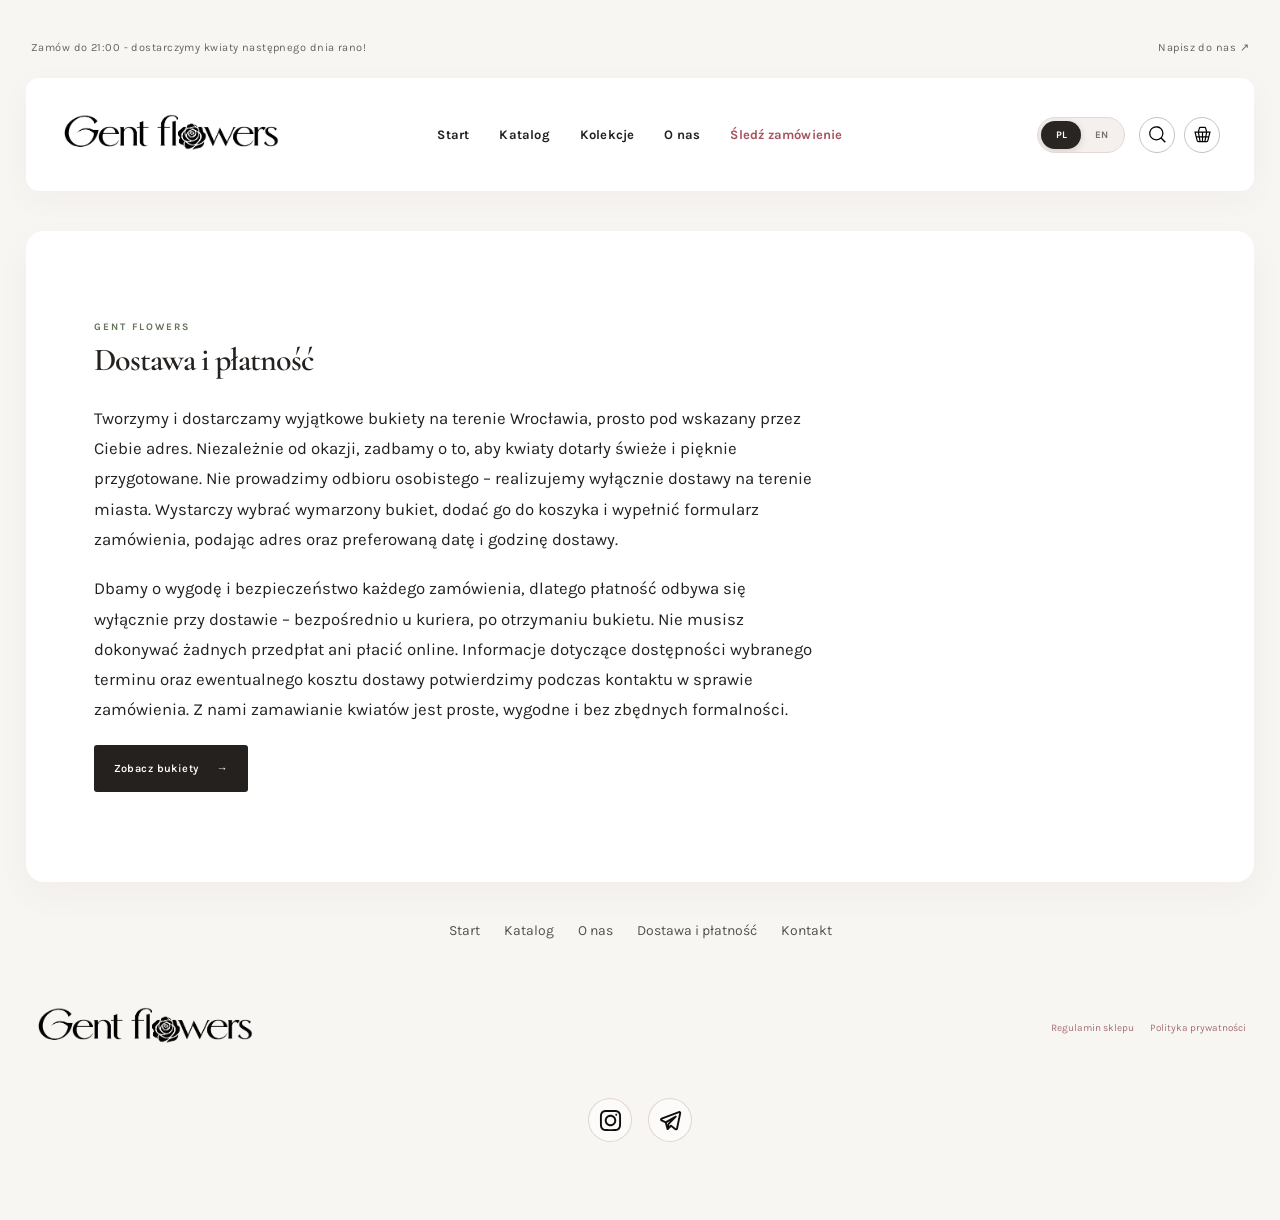
<file: delivery.html>
<!DOCTYPE html>
<html lang="pl">
 <head>
  
  <link rel="icon" href="./favicon.ico" sizes="any">
<meta charset="utf-8"/>
  <meta content="width=device-width,initial-scale=1" name="viewport"/>
  <meta content="#f7e8e9" name="theme-color"/>
  <title>Dostawa kwiatów Wrocław — informacje i zamówienia | Gent Flowers</title>
 
  <link rel="stylesheet" href="./css/main.css"/>
  <link rel="stylesheet" href="./css/cms.css"/>
  <link rel="stylesheet" href="./css/storefront.css"/>
  <link rel="stylesheet" href="./css/motion.css"/>
 
  <meta name="description" content="Sprawdź informacje o dostawie bukietów Gent Flowers na terenie Wrocławia. Wybierz kompozycję, podaj adres i preferowany termin, a potwierdzimy szczegóły zamówienia.">
  <link rel="canonical" href="https://gentflowers.com/delivery.html">
  <meta property="og:type" content="website">
  <meta property="og:site_name" content="Gent Flowers">
  <meta property="og:title" content="Dostawa kwiatów Wrocław — informacje i zamówienia | Gent Flowers">
  <meta property="og:description" content="Sprawdź informacje o dostawie bukietów Gent Flowers na terenie Wrocławia. Wybierz kompozycję, podaj adres i preferowany termin, a potwierdzimy szczegóły zamówienia.">
  <meta property="og:url" content="https://gentflowers.com/delivery.html">
  <meta property="og:locale" content="pl_PL">
</head>
 <body class="page-delivery">
<main class="shell">
   <div class="topline">
    <span data-i18n="delivery">
     Zam&oacute;w do 21:00
     <strong>
      dostarczymy kwiaty nast&eogon;pnego dnia rano!
     </strong>
    </span>
    <a data-i18n="contact" href="#footer">
     Napisz do nas &nearrow;
    </a>
   </div>
   <section class="hero stack-panel" id="home">
    <div class="hero-copy">
     <div class="eyebrow">
      Gent Flowers &middot;
      <span data-i18n="studio">
       pracownia florystyczna
      </span>
     </div>
     <h1 data-i18n="heroTitle">
      Kwiaty, kt&oacute;re m&oacute;wi&aogon; za Ciebie
     </h1>
     <p data-i18n="heroText">
      Tworzymy wyj&aogon;tkowe bukiety z sezonowych kwiat&oacute;w. Na wa&zdot;ne spotkania, ma&lstrok;e rado&sacute;ci i zupe&lstrok;nie bez okazji.
     </p>
     <a class="button" href="/shop">
      <span data-i18n="chooseBouquet">
       Wybierz bukiet
      </span>
      <span>
       &rarr;
      </span>
     </a>
    </div>
    <div class="hero-image">
     <img alt="R&oacute;&zdot;owy bukiet tulipan&oacute;w" src="./assets/images/pink-tulip-bouquet.png"/>
</div>
   </section>
   <nav aria-label="Nawigacja g&lstrok;&oacute;wna" class="nav">
    <a aria-label="Gent Flowers" class="brand" href="./index.html">
     <img alt="Gent Flowers" class="brand-logo" src="./assets/images/gent-flowers-logo.png"/>
    </a>
    <div class="links">
     <a data-i18n="home" href="./index.html">
      Start
     </a>
     <a data-i18n="bouquets" href="./shop.html">
      Katalog
     </a>
     <a data-i18n="collections" href="./index.html#collections">
      Kolekcje
     </a>
     <a data-i18n="about" href="./about.html">
      O nas
     </a>
     <a class="tracking-nav-link" href="./tracking.html" aria-label="Śledź zamówienie">
      Śledź zamówienie
     </a>
    </div>
    <div class="tools">
     <div aria-label="Wyb&oacute;r j&eogon;zyka" class="language">
      <button aria-pressed="true" data-lang="pl">
       PL
      </button>
      <button aria-pressed="false" data-lang="en">
       EN
      </button>
     </div>
<button aria-label="Szukaj" class="icon" type="button">
      <img src="./assets/images/icons/search.svg" alt="" aria-hidden="true">
     </button>
     <button aria-label="Koszyk" class="icon cart" type="button">
      <img src="./assets/images/icons/basket.svg" alt="" aria-hidden="true">
      <span class="count" id="count">
       0
      </span>
     </button>
    </div>
   </nav>
   <section class="section stack-panel" id="collections">
    <div class="section-head">
     <div>
      <div class="eyebrow" data-i18n="findOccasion">
       Znajd&zacute; sw&oacute;j pow&oacute;d
      </div>
      <h2 data-i18n="collections">
       Kolekcje
      </h2>
     </div>
     <p data-i18n="collectionIntro">
      Kwiaty na ma&lstrok;e i wielkie chwile
     </p>
    </div>
    <div class="collections">
     <a class="collection" href="/shop">
      <img alt="Autorska kompozycja kwiatowa" src="https://images.unsplash.com/photo-1525310072745-f49212b5ac6d?auto=format&amp;fit=crop&amp;w=1000&amp;q=85"/>
      <span>
       <span data-i18n="signature">
        Bukiety autorskie
       </span>
       <small data-i18n="signatureSub">
        R&eogon;cznie uk&lstrok;adane &middot; od 190 z&lstrok;
       </small>
      </span>
     </a>
     <a class="collection" href="/shop">
      <img alt="Delikatny bukiet r&oacute;&zdot;" src="https://images.unsplash.com/photo-1563241527-3004b7be0ffd?auto=format&amp;fit=crop&amp;w=700&amp;q=85"/>
      <span>
       <span data-i18n="tender">
        Chwila czu&lstrok;o&sacute;ci
       </span>
       <small data-i18n="tenderSub">
        R&oacute;&zdot;e i sezonowe kwiaty
       </small>
      </span>
     </a>
     <a class="collection" href="/shop">
      <img alt="Kwiaty w wazonie" src="https://images.unsplash.com/photo-1520763185298-1b434c919102?auto=format&amp;fit=crop&amp;w=700&amp;q=85"/>
      <span>
       <span data-i18n="homeFlowers">
        Kwiaty do domu
       </span>
       <small data-i18n="homeFlowersSub">
        Kompozycje w wazonie
       </small>
      </span>
     </a>
    </div>
   </section>
   <section class="section stack-panel" id="shop">
    <div class="section-head">
     <div>
      <div class="eyebrow" data-i18n="pickedForYou">
       Wybrane dla Ciebie
      </div>
      <h2 data-i18n="favoriteBouquets">
       Ulubione bukiety
      </h2>
     </div>
     <div>
      <p data-i18n="freshDaily">
       &Sacute;wie&zdot;e kwiaty ka&zdot;dego dnia
      </p>
      <div aria-label="Widok kompozycji" class="view-controls" role="group">
       <button aria-pressed="true" class="view-button" data-i18n="tile" data-view="grid">
        Siatka
       </button>
       <button aria-pressed="false" class="view-button" data-i18n="list" data-view="list">
        Lista
       </button>
       <button aria-pressed="false" class="view-button" data-i18n="carousel" data-view="carousel">
        Karuzela
       </button>
      </div>
      <div class="carousel-controls" id="carouselControls">
       <button aria-label="Poprzedni bukiet" id="carouselPrev">
        &larr;
       </button>
       <span id="carouselPosition">
        1 / 4
       </span>
       <button aria-label="Nast&eogon;pny bukiet" id="carouselNext">
        &rarr;
       </button>
      </div>
     </div>
     <div class="close-feed-wrap">
      <button aria-label="Zamknij widok" class="close-feed" id="closeFeed">
       &times;
      </button>
     </div>
    </div>
    <div class="products" id="productGrid">
     <article class="product">
      <div class="product-photo">
       <img alt="Obfity bukiet r&oacute;&zdot;owych r&oacute;&zdot;" src="https://images.unsplash.com/photo-1526047932273-341f2a7631f9?auto=format&amp;fit=crop&amp;w=700&amp;q=85"/>
       <span class="tag" data-i18n="bestseller">
        Bestseller
       </span>
       <button class="quick" data-price="350">
       </button>
      </div>
      <div class="product-info">
       <div>
        <div class="product-name" data-en="Pink cloud" data-pl="R&oacute;&zdot;owa chmurka">
         R&oacute;&zdot;owa chmurka
        </div>
        <div class="product-sub" data-en="Peony roses &middot; 15 stems" data-pl="R&oacute;&zdot;e piwoniowe &middot; 15 szt.">
         R&oacute;&zdot;e piwoniowe &middot; 15 szt.
        </div>
       </div>
       <div class="price">
        350 z&lstrok;
       </div>
       <div class="product-description" data-en="A hand-tied bouquet of peonies and roses in soft blush tones. Made to order." data-pl="Bukiet piwonii i r&oacute;&zdot; o mi&eogon;kkich, pudrowych odcieniach. R&eogon;cznie uk&lstrok;adany na zam&oacute;wienie.">
        Bukiet piwonii i r&oacute;&zdot; o mi&eogon;kkich, pudrowych odcieniach. R&eogon;cznie uk&lstrok;adany na zam&oacute;wienie.
       </div>
       <div class="product-options">
        <div class="palette-head">
         <span data-i18n="palette">
          Paleta
         </span>
        </div>
        <div class="swatches">
         <span aria-hidden="true" class="color-swatch" data-en="Pink" data-pl="R&oacute;&zdot;owy" style="--swatch:#d993a2">
         </span>
         <span aria-hidden="true" class="color-swatch" data-en="Cream" data-pl="Kremowy" style="--swatch:#e9d8bd">
         </span>
         <span aria-hidden="true" class="color-swatch" data-en="Peach" data-pl="Brzoskwiniowy" style="--swatch:#efb9a2">
         </span>
         <span aria-hidden="true" class="color-swatch" data-en="White" data-pl="Bia&lstrok;y" style="--swatch:#f5f1e9">
         </span>
        </div>
       </div>
      </div>
     </article>
     <article class="product">
      <div class="product-photo">
       <img alt="Polny bukiet w pastelowych odcieniach" src="https://images.unsplash.com/photo-1508610048659-a06b669e3321?auto=format&amp;fit=crop&amp;w=700&amp;q=85"/>
       <button class="quick" data-price="280">
       </button>
      </div>
      <div class="product-info">
       <div>
        <div class="product-name" data-en="Morning in the garden" data-pl="Poranek w ogrodzie">
         Poranek w ogrodzie
        </div>
        <div class="product-sub" data-en="Seasonal mix &middot; 17+ stems" data-pl="Sezonowy bukiet &middot; min. 17 kwiat&oacute;w">
         Sezonowy bukiet &middot; min. 17 kwiat&oacute;w
        </div>
       </div>
       <div class="price">
        280 z&lstrok;
       </div>
       <div class="product-description" data-en="An airy, natural arrangement inspired by a garden at sunrise. Every bouquet is one of a kind." data-pl="Lekka, naturalna kompozycja inspirowana ogrodem o poranku. Ka&zdot;dy bukiet jest nieco inny.">
        Lekka, naturalna kompozycja inspirowana ogrodem o poranku. Ka&zdot;dy bukiet jest nieco inny.
       </div>
       <div class="product-options">
        <div class="palette-head">
         <span data-i18n="palette">
          Paleta
         </span>
        </div>
        <div class="swatches">
         <span aria-hidden="true" class="color-swatch" data-en="Pastel" data-pl="Pastelowy" style="--swatch:#dcaab3">
         </span>
         <span aria-hidden="true" class="color-swatch" data-en="White" data-pl="Bia&lstrok;y" style="--swatch:#f5f1e9">
         </span>
         <span aria-hidden="true" class="color-swatch" data-en="Lavender" data-pl="Lawendowy" style="--swatch:#9b88b5">
         </span>
         <span aria-hidden="true" class="color-swatch" data-en="Yellow" data-pl="&Zdot;&oacute;&lstrok;ty" style="--swatch:#e4c568">
         </span>
        </div>
       </div>
      </div>
     </article>
     <article class="product">
      <div class="product-photo">
       <img alt="Czerwone tulipany" src="https://images.unsplash.com/photo-1494972308805-463bc619d34e?auto=format&amp;fit=crop&amp;w=700&amp;q=85"/>
       <span class="tag" data-i18n="new">
        Nowo&sacute;&cacute;
       </span>
       <button class="quick" data-price="240">
       </button>
      </div>
      <div class="product-info">
       <div>
        <div class="product-name" data-en="First kiss" data-pl="Pierwszy poca&lstrok;unek">
         Pierwszy poca&lstrok;unek
        </div>
        <div class="product-sub" data-en="Tulips &middot; 25 stems" data-pl="Tulipany &middot; 25 szt.">
         Tulipany &middot; 25 szt.
        </div>
       </div>
       <div class="price">
        240 z&lstrok;
       </div>
       <div class="product-description" data-en="Bright tulips that bring colour and springtime energy into your home." data-pl="Wyraziste tulipany, kt&oacute;re wnosz&aogon; do domu kolor i wiosenn&aogon; energi&eogon;.">
        Wyraziste tulipany, kt&oacute;re wnosz&aogon; do domu kolor i wiosenn&aogon; energi&eogon;.
       </div>
       <div class="product-options">
        <div class="palette-head">
         <span data-i18n="palette">
          Paleta
         </span>
        </div>
        <div class="swatches">
         <span aria-hidden="true" class="color-swatch" data-en="Red" data-pl="Czerwony" style="--swatch:#bd3446">
         </span>
         <span aria-hidden="true" class="color-swatch" data-en="Pink" data-pl="R&oacute;&zdot;owy" style="--swatch:#d993a2">
         </span>
         <span aria-hidden="true" class="color-swatch" data-en="Yellow" data-pl="&Zdot;&oacute;&lstrok;ty" style="--swatch:#e4c568">
         </span>
         <span aria-hidden="true" class="color-swatch" data-en="Purple" data-pl="Fioletowy" style="--swatch:#7861a8">
         </span>
        </div>
       </div>
      </div>
     </article>
     <article class="product">
      <div class="product-photo">
       <img alt="Jasna kompozycja z bia&lstrok;ych kwiat&oacute;w" src="https://images.unsplash.com/photo-1523438885200-e635ba2c371e?auto=format&amp;fit=crop&amp;w=700&amp;q=85"/>
       <button class="quick" data-price="320">
       </button>
      </div>
      <div class="product-info">
       <div>
        <div class="product-name" data-en="Quiet tenderness" data-pl="Cicha delikatno&sacute;&cacute;">
         Cicha delikatno&sacute;&cacute;
        </div>
        <div class="product-sub" data-en="Ranunculus &middot; 11 stems" data-pl="Jaskry &middot; 11 szt.">
         Jaskry &middot; 11 szt.
        </div>
       </div>
       <div class="price">
        320 z&lstrok;
       </div>
       <div class="product-description" data-en="Delicate ranunculus in a light palette &mdash; an elegant choice for a special day." data-pl="Delikatne jaskry w jasnej palecie &mdash; elegancki wyb&oacute;r na wyj&aogon;tkowy dzie&nacute;.">
        Delikatne jaskry w jasnej palecie &mdash; elegancki wyb&oacute;r na wyj&aogon;tkowy dzie&nacute;.
       </div>
       <div class="product-options">
        <div class="palette-head">
         <span data-i18n="palette">
          Paleta
         </span>
        </div>
        <div class="swatches">
         <span aria-hidden="true" class="color-swatch" data-en="Cream" data-pl="Kremowy" style="--swatch:#e9d8bd">
         </span>
         <span aria-hidden="true" class="color-swatch" data-en="Pink" data-pl="R&oacute;&zdot;owy" style="--swatch:#d993a2">
         </span>
         <span aria-hidden="true" class="color-swatch" data-en="Peach" data-pl="Brzoskwiniowy" style="--swatch:#efb9a2">
         </span>
         <span aria-hidden="true" class="color-swatch" data-en="White" data-pl="Bia&lstrok;y" style="--swatch:#f5f1e9">
         </span>
        </div>
       </div>
      </div>
     </article>
    </div>
   </section>
   <section class="section story stack-panel" id="story">
    <img alt="Florystka starannie uk&lstrok;ada bukiet" src="https://images.unsplash.com/photo-1487530811176-3780de880c2d?auto=format&amp;fit=crop&amp;w=1000&amp;q=85"/>
    <div class="story-copy">
     <div class="eyebrow" data-i18n="ourStudio">
      Nasza pracownia
     </div>
     <h2 data-i18n="storyTitle">
      Pi&eogon;kno tkwi w prostocie
     </h2>
     <p data-i18n="storyText">
      Wybieramy sezonowe kwiaty, starannie uk&lstrok;adamy ka&zdot;dy bukiet i do&lstrok;&aogon;czamy bilecik z Twoimi s&lstrok;owami. Bez szablon&oacute;w &mdash; tylko &zdot;ywe kompozycje.
     </p>
     <a class="text-link" data-i18n="meetGent" href="#footer">
      Poznaj Gent &rarr;
     </a>
    </div>
   </section>
   <section class="section page-extra stack-panel"><div class="section-head"><div><div class="eyebrow">Gent Flowers</div><h2 data-page-title="delivery">Dostawa i płatność</h2></div></div><div class="page-extra-copy"><p data-page-copy="delivery">Tworzymy i dostarczamy wyjątkowe bukiety na terenie Wrocławia, prosto pod wskazany przez Ciebie adres. Niezależnie od okazji, zadbamy o to, aby kwiaty dotarły świeże i pięknie przygotowane. Nie prowadzimy odbioru osobistego – realizujemy wyłącznie dostawy na terenie miasta. Wystarczy wybrać wymarzony bukiet, dodać go do koszyka i wypełnić formularz zamówienia, podając adres oraz preferowaną datę i godzinę dostawy.</p><p>Dbamy o wygodę i bezpieczeństwo każdego zamówienia, dlatego płatność odbywa się wyłącznie przy dostawie – bezpośrednio u kuriera, po otrzymaniu bukietu. Nie musisz dokonywać żadnych przedpłat ani płacić online. Informacje dotyczące dostępności wybranego terminu oraz ewentualnego kosztu dostawy potwierdzimy podczas kontaktu w sprawie zamówienia. Z nami zamawianie kwiatów jest proste, wygodne i bez zbędnych formalności.</p><a class="button" href="./shop.html"><span>Zobacz bukiety</span><span>→</span></a></div></section>
<div class="footer-pages"><a href="./index.html">Start</a><a href="./shop.html">Katalog</a><a href="./about.html">O nas</a><a href="./delivery.html">Dostawa i płatność</a><a href="./contacts.html">Kontakt</a></div>
   <footer class="footer" id="footer">
    <a aria-label="Gent Flowers" class="brand" href="./index.html">
     <img alt="Gent Flowers" class="brand-logo" src="./assets/images/gent-flowers-logo.png"/>
    </a>
    <nav class="footer-legal" aria-label="Informacje prawne">
     <a href="./regulamin.html">Regulamin sklepu</a>
     <a href="./polityka-prywatnosci.html">Polityka prywatności</a>
    </nav>
   <div class="footer-social" aria-label="Nasze media społecznościowe">
      <a class="footer-social-link" href="https://www.instagram.com/gent.flowers" target="_blank" rel="noopener noreferrer" aria-label="Instagram Gent Flowers">
       <img src="./assets/icons/instagram.svg" alt="" width="25" height="25">
      </a>
      <a class="footer-social-link" href="https://t.me/gentflowers" target="_blank" rel="noopener noreferrer" aria-label="Telegram Gent Flowers">
       <img src="./assets/icons/telegram.svg" alt="" width="25" height="25">
      </a>
     </div></footer>
   <div aria-hidden="true" class="product-modal" id="productModal">
    <div aria-labelledby="modalTitle" aria-modal="true" class="product-detail" role="dialog" tabindex="-1">
     <button aria-label="Zamknij" class="modal-close" id="modalClose">
      &times;
     </button>
     <img alt="" class="modal-image" id="modalImage"/>
     <div class="modal-copy">
      <div class="eyebrow" data-i18n="productDetails">
       Szczeg&oacute;&lstrok;y bukietu
      </div>
      <h2 id="modalTitle">
      </h2>
      <p id="modalDescription">
      </p>
      <div class="modal-price" id="modalPrice">
      </div>
      <div class="swatches modal-swatches" id="modalSwatches">
      </div>
      <button class="button modal-add" id="modalAdd">
       <span data-i18n="add">
        Dodaj do koszyka
       </span>
       <span>
        &rarr;
       </span>
      </button>
     </div>
    </div>
   </div>
  </main>
  <script defer="" src="./js/cms.js">
  </script>
  <script defer="" src="./js/storefront.js">
  </script>
<script defer src="./js/motion.js"></script></body>
</html>
</file>
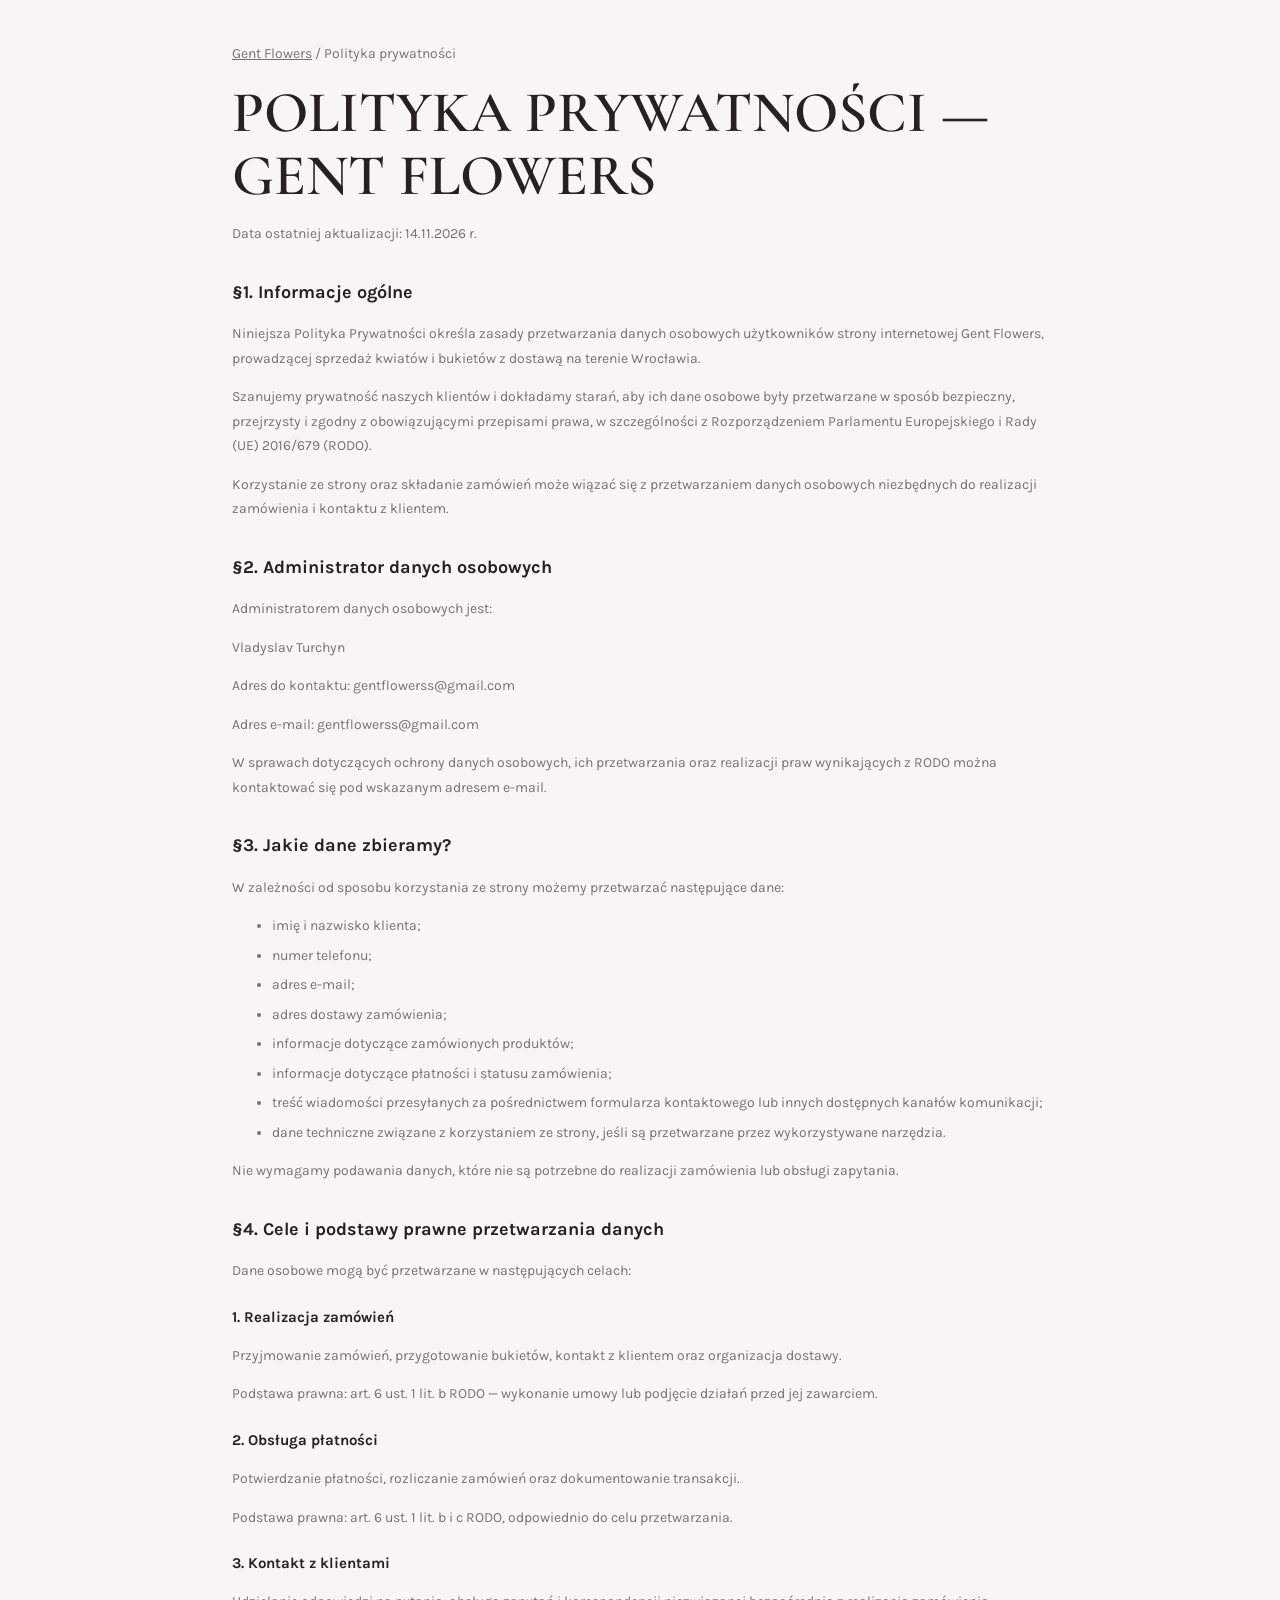
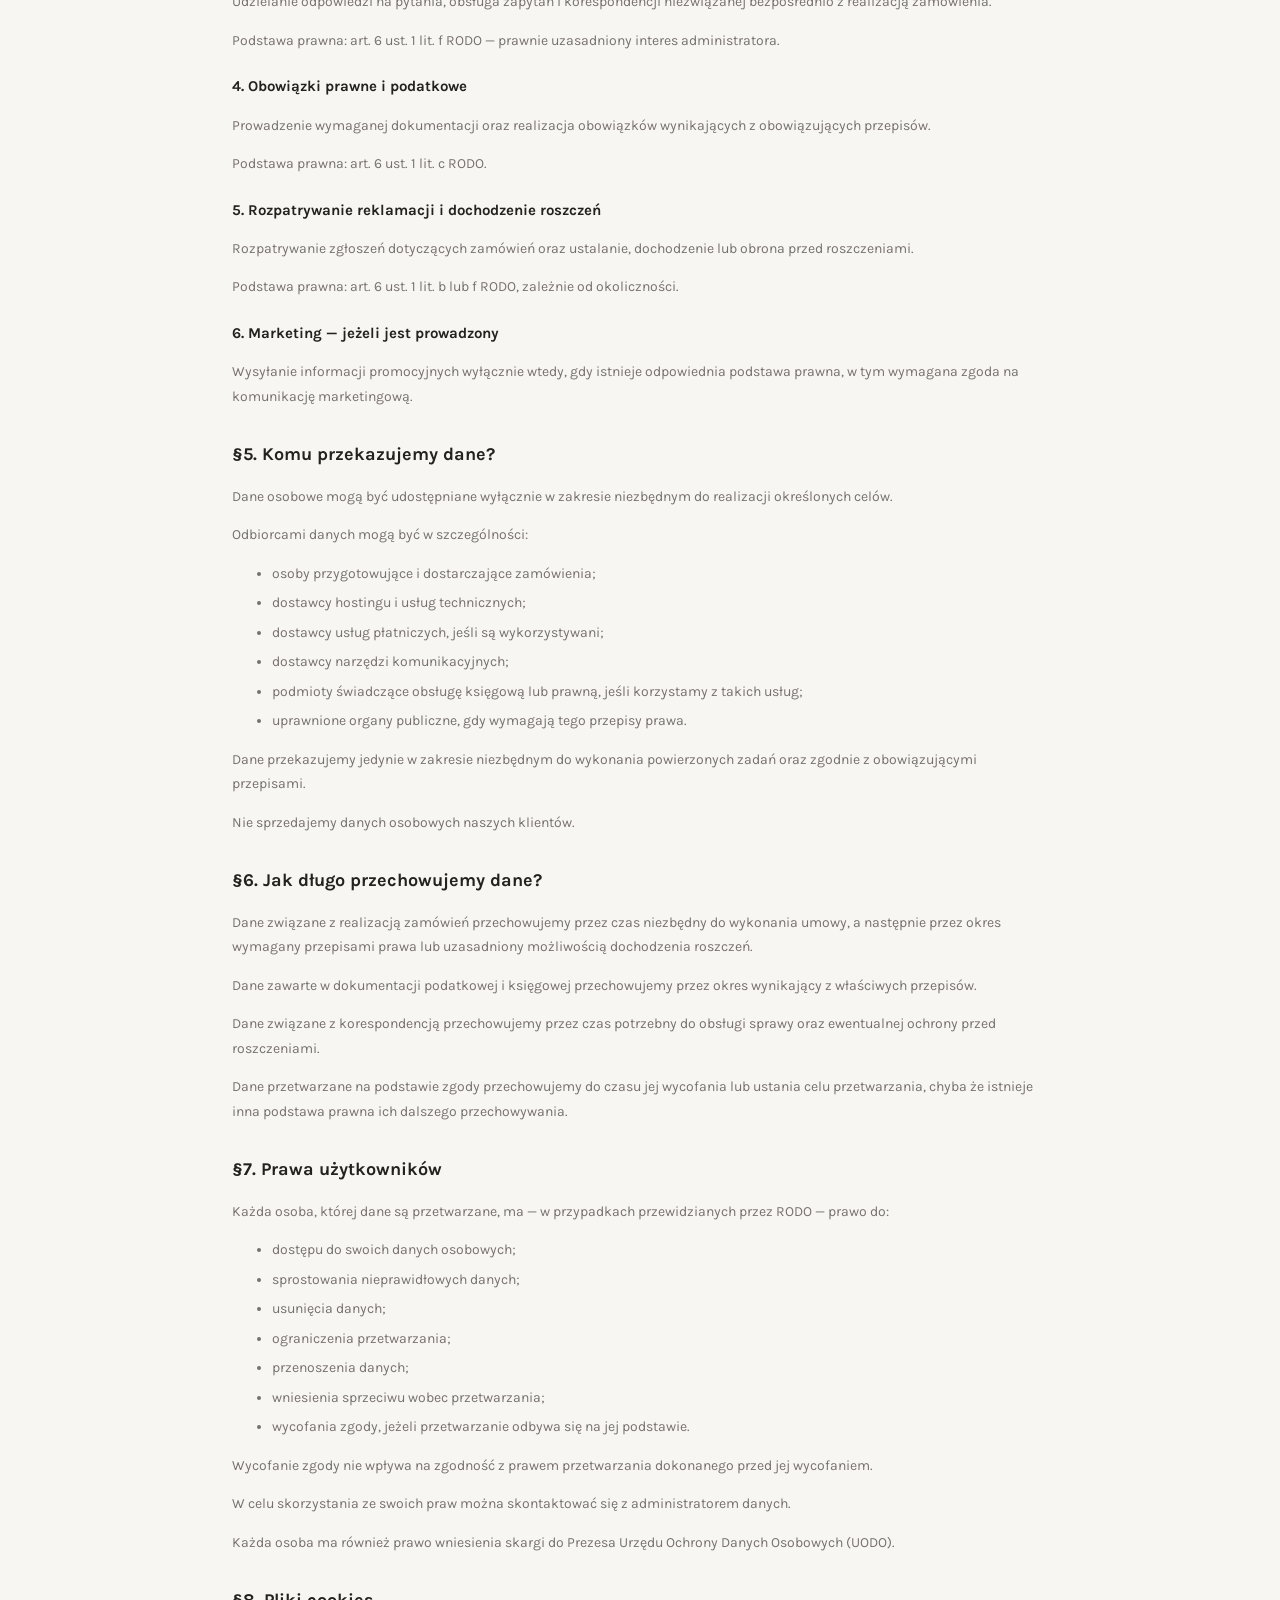
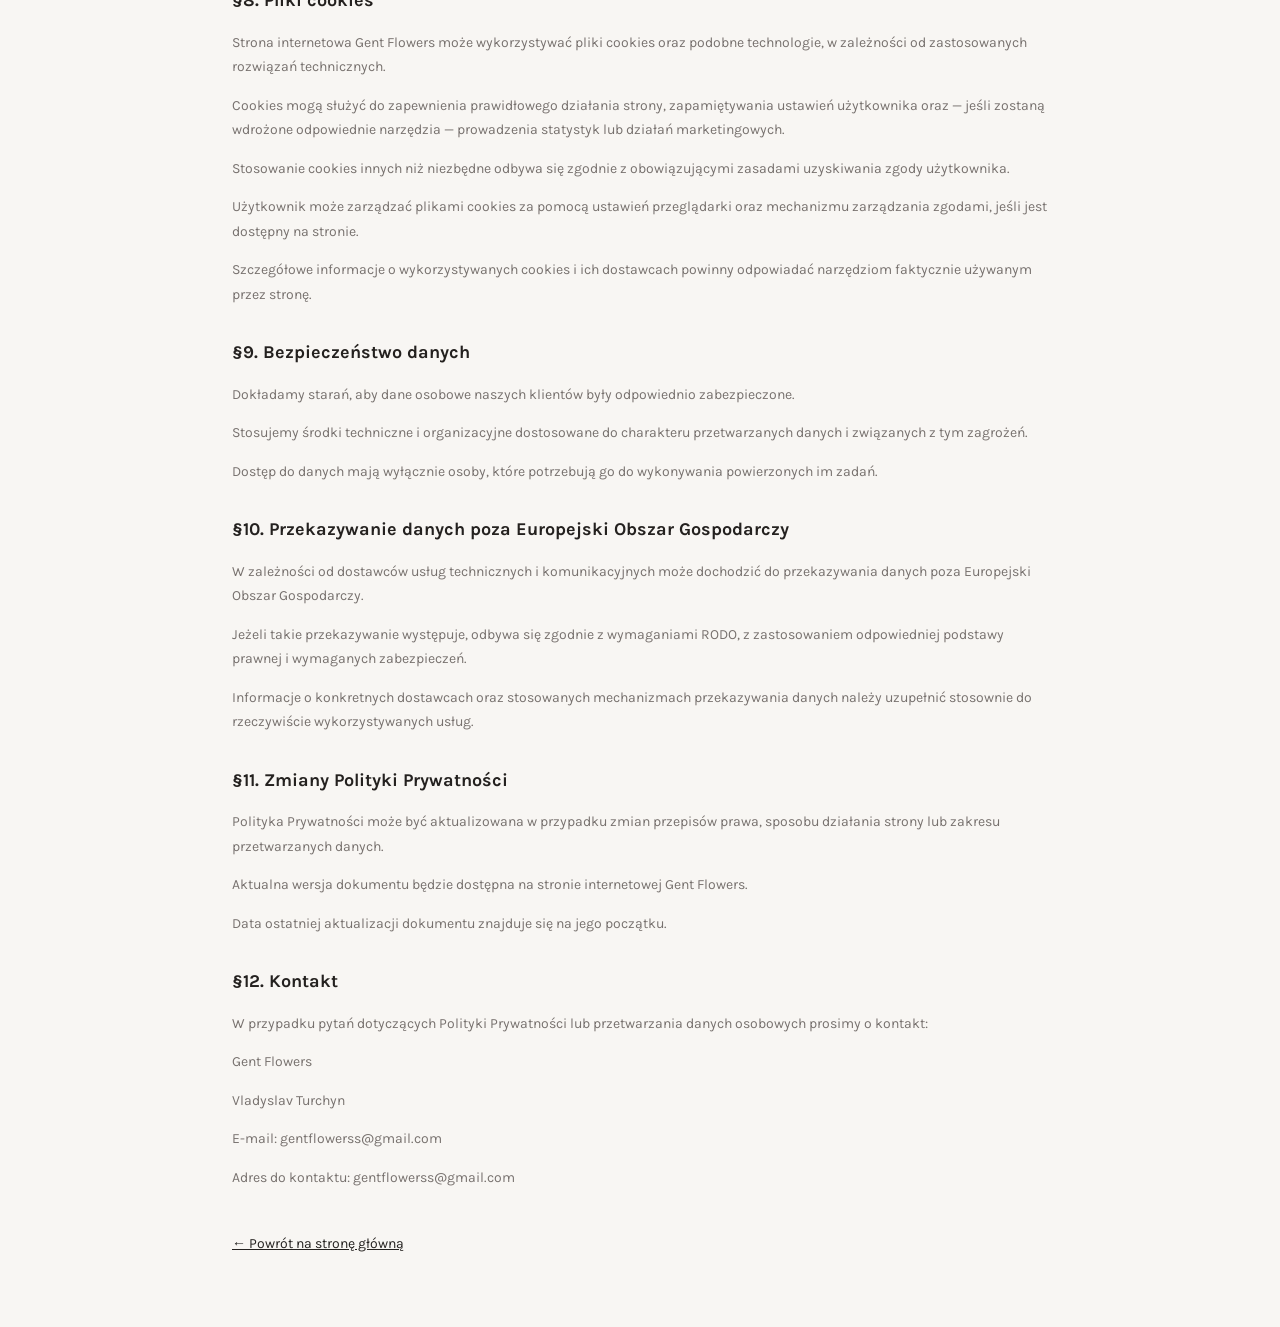
<file: polityka-prywatnosci.html>
<!doctype html>
<html lang="pl">
<head>
<meta charset="utf-8">
<meta name="viewport" content="width=device-width, initial-scale=1">
<title>Polityka prywatności | Gent Flowers</title>
<meta name="description" content="Polityka prywatności i zasady przetwarzania danych osobowych przez Gent Flowers.">
<link rel="stylesheet" href="./css/main.css">
<style>
.legal-page{max-width:860px;margin:42px auto 70px;padding:0 22px;color:var(--ink);line-height:1.75}
.legal-page h1{font-family:var(--serif);font-size:clamp(38px,6vw,58px);font-weight:600;line-height:1.1;margin:0 0 12px}
.legal-page h2{font-size:18px;margin:30px 0 8px}
.legal-page h3{font-size:15px;margin:20px 0 6px}
.legal-page p,.legal-page li{color:var(--muted);font-size:14px}
.legal-page li{margin:5px 0}
.legal-page a{color:inherit}.legal-back{display:inline-block;margin-top:28px;color:var(--ink)}
</style>
</head>
<body><main class="shell"><div class="legal-page">
<p><a href="./index.html">Gent Flowers</a> / Polityka prywatności</p>
<h1>POLITYKA PRYWATNOŚCI — GENT FLOWERS</h1>
<p>Data ostatniej aktualizacji: 14.11.2026 r.</p>
<section><h2>§1. Informacje ogólne</h2>
<p>Niniejsza Polityka Prywatności określa zasady przetwarzania danych osobowych użytkowników strony internetowej Gent Flowers, prowadzącej sprzedaż kwiatów i bukietów z dostawą na terenie Wrocławia.</p>
<p>Szanujemy prywatność naszych klientów i dokładamy starań, aby ich dane osobowe były przetwarzane w sposób bezpieczny, przejrzysty i zgodny z obowiązującymi przepisami prawa, w szczególności z Rozporządzeniem Parlamentu Europejskiego i Rady (UE) 2016/679 (RODO).</p>
<p>Korzystanie ze strony oraz składanie zamówień może wiązać się z przetwarzaniem danych osobowych niezbędnych do realizacji zamówienia i kontaktu z klientem.</p>
</section>
<section><h2>§2. Administrator danych osobowych</h2>
<p>Administratorem danych osobowych jest:</p>
<p>Vladyslav Turchyn</p>
<p>Adres do kontaktu: gentflowerss@gmail.com</p>
<p>Adres e-mail: gentflowerss@gmail.com</p>
<p>W sprawach dotyczących ochrony danych osobowych, ich przetwarzania oraz realizacji praw wynikających z RODO można kontaktować się pod wskazanym adresem e-mail.</p>
</section>
<section><h2>§3. Jakie dane zbieramy?</h2>
<p>W zależności od sposobu korzystania ze strony możemy przetwarzać następujące dane:</p>
<ul><li>imię i nazwisko klienta;</li><li>numer telefonu;</li><li>adres e-mail;</li><li>adres dostawy zamówienia;</li><li>informacje dotyczące zamówionych produktów;</li><li>informacje dotyczące płatności i statusu zamówienia;</li><li>treść wiadomości przesyłanych za pośrednictwem formularza kontaktowego lub innych dostępnych kanałów komunikacji;</li><li>dane techniczne związane z korzystaniem ze strony, jeśli są przetwarzane przez wykorzystywane narzędzia.</li></ul>
<p>Nie wymagamy podawania danych, które nie są potrzebne do realizacji zamówienia lub obsługi zapytania.</p>
</section>
<section><h2>§4. Cele i podstawy prawne przetwarzania danych</h2>
<p>Dane osobowe mogą być przetwarzane w następujących celach:</p>
<h3>1. Realizacja zamówień</h3><p>Przyjmowanie zamówień, przygotowanie bukietów, kontakt z klientem oraz organizacja dostawy.</p>
<p>Podstawa prawna: art. 6 ust. 1 lit. b RODO — wykonanie umowy lub podjęcie działań przed jej zawarciem.</p>
<h3>2. Obsługa płatności</h3><p>Potwierdzanie płatności, rozliczanie zamówień oraz dokumentowanie transakcji.</p>
<p>Podstawa prawna: art. 6 ust. 1 lit. b i c RODO, odpowiednio do celu przetwarzania.</p>
<h3>3. Kontakt z klientami</h3><p>Udzielanie odpowiedzi na pytania, obsługa zapytań i korespondencji niezwiązanej bezpośrednio z realizacją zamówienia.</p>
<p>Podstawa prawna: art. 6 ust. 1 lit. f RODO — prawnie uzasadniony interes administratora.</p>
<h3>4. Obowiązki prawne i podatkowe</h3><p>Prowadzenie wymaganej dokumentacji oraz realizacja obowiązków wynikających z obowiązujących przepisów.</p>
<p>Podstawa prawna: art. 6 ust. 1 lit. c RODO.</p>
<h3>5. Rozpatrywanie reklamacji i dochodzenie roszczeń</h3><p>Rozpatrywanie zgłoszeń dotyczących zamówień oraz ustalanie, dochodzenie lub obrona przed roszczeniami.</p>
<p>Podstawa prawna: art. 6 ust. 1 lit. b lub f RODO, zależnie od okoliczności.</p>
<h3>6. Marketing — jeżeli jest prowadzony</h3><p>Wysyłanie informacji promocyjnych wyłącznie wtedy, gdy istnieje odpowiednia podstawa prawna, w tym wymagana zgoda na komunikację marketingową.</p>
</section>
<section><h2>§5. Komu przekazujemy dane?</h2>
<p>Dane osobowe mogą być udostępniane wyłącznie w zakresie niezbędnym do realizacji określonych celów.</p>
<p>Odbiorcami danych mogą być w szczególności:</p>
<ul><li>osoby przygotowujące i dostarczające zamówienia;</li><li>dostawcy hostingu i usług technicznych;</li><li>dostawcy usług płatniczych, jeśli są wykorzystywani;</li><li>dostawcy narzędzi komunikacyjnych;</li><li>podmioty świadczące obsługę księgową lub prawną, jeśli korzystamy z takich usług;</li><li>uprawnione organy publiczne, gdy wymagają tego przepisy prawa.</li></ul>
<p>Dane przekazujemy jedynie w zakresie niezbędnym do wykonania powierzonych zadań oraz zgodnie z obowiązującymi przepisami.</p><p>Nie sprzedajemy danych osobowych naszych klientów.</p>
</section>
<section><h2>§6. Jak długo przechowujemy dane?</h2>
<p>Dane związane z realizacją zamówień przechowujemy przez czas niezbędny do wykonania umowy, a następnie przez okres wymagany przepisami prawa lub uzasadniony możliwością dochodzenia roszczeń.</p>
<p>Dane zawarte w dokumentacji podatkowej i księgowej przechowujemy przez okres wynikający z właściwych przepisów.</p>
<p>Dane związane z korespondencją przechowujemy przez czas potrzebny do obsługi sprawy oraz ewentualnej ochrony przed roszczeniami.</p>
<p>Dane przetwarzane na podstawie zgody przechowujemy do czasu jej wycofania lub ustania celu przetwarzania, chyba że istnieje inna podstawa prawna ich dalszego przechowywania.</p>
</section>
<section><h2>§7. Prawa użytkowników</h2>
<p>Każda osoba, której dane są przetwarzane, ma — w przypadkach przewidzianych przez RODO — prawo do:</p>
<ul><li>dostępu do swoich danych osobowych;</li><li>sprostowania nieprawidłowych danych;</li><li>usunięcia danych;</li><li>ograniczenia przetwarzania;</li><li>przenoszenia danych;</li><li>wniesienia sprzeciwu wobec przetwarzania;</li><li>wycofania zgody, jeżeli przetwarzanie odbywa się na jej podstawie.</li></ul>
<p>Wycofanie zgody nie wpływa na zgodność z prawem przetwarzania dokonanego przed jej wycofaniem.</p>
<p>W celu skorzystania ze swoich praw można skontaktować się z administratorem danych.</p>
<p>Każda osoba ma również prawo wniesienia skargi do Prezesa Urzędu Ochrony Danych Osobowych (UODO).</p>
</section>
<section><h2>§8. Pliki cookies</h2>
<p>Strona internetowa Gent Flowers może wykorzystywać pliki cookies oraz podobne technologie, w zależności od zastosowanych rozwiązań technicznych.</p>
<p>Cookies mogą służyć do zapewnienia prawidłowego działania strony, zapamiętywania ustawień użytkownika oraz — jeśli zostaną wdrożone odpowiednie narzędzia — prowadzenia statystyk lub działań marketingowych.</p>
<p>Stosowanie cookies innych niż niezbędne odbywa się zgodnie z obowiązującymi zasadami uzyskiwania zgody użytkownika.</p>
<p>Użytkownik może zarządzać plikami cookies za pomocą ustawień przeglądarki oraz mechanizmu zarządzania zgodami, jeśli jest dostępny na stronie.</p>
<p>Szczegółowe informacje o wykorzystywanych cookies i ich dostawcach powinny odpowiadać narzędziom faktycznie używanym przez stronę.</p>
</section>
<section><h2>§9. Bezpieczeństwo danych</h2>
<p>Dokładamy starań, aby dane osobowe naszych klientów były odpowiednio zabezpieczone.</p>
<p>Stosujemy środki techniczne i organizacyjne dostosowane do charakteru przetwarzanych danych i związanych z tym zagrożeń.</p>
<p>Dostęp do danych mają wyłącznie osoby, które potrzebują go do wykonywania powierzonych im zadań.</p>
</section>
<section><h2>§10. Przekazywanie danych poza Europejski Obszar Gospodarczy</h2>
<p>W zależności od dostawców usług technicznych i komunikacyjnych może dochodzić do przekazywania danych poza Europejski Obszar Gospodarczy.</p>
<p>Jeżeli takie przekazywanie występuje, odbywa się zgodnie z wymaganiami RODO, z zastosowaniem odpowiedniej podstawy prawnej i wymaganych zabezpieczeń.</p>
<p>Informacje o konkretnych dostawcach oraz stosowanych mechanizmach przekazywania danych należy uzupełnić stosownie do rzeczywiście wykorzystywanych usług.</p>
</section>
<section><h2>§11. Zmiany Polityki Prywatności</h2>
<p>Polityka Prywatności może być aktualizowana w przypadku zmian przepisów prawa, sposobu działania strony lub zakresu przetwarzanych danych.</p>
<p>Aktualna wersja dokumentu będzie dostępna na stronie internetowej Gent Flowers.</p>
<p>Data ostatniej aktualizacji dokumentu znajduje się na jego początku.</p>
</section>
<section><h2>§12. Kontakt</h2>
<p>W przypadku pytań dotyczących Polityki Prywatności lub przetwarzania danych osobowych prosimy o kontakt:</p>
<p>Gent Flowers</p>
<p>Vladyslav Turchyn</p>
<p>E-mail: gentflowerss@gmail.com</p>
<p>Adres do kontaktu: gentflowerss@gmail.com</p>
</section>
<a class="legal-back" href="./index.html">← Powrót na stronę główną</a>
</div></main></body></html>
</file>
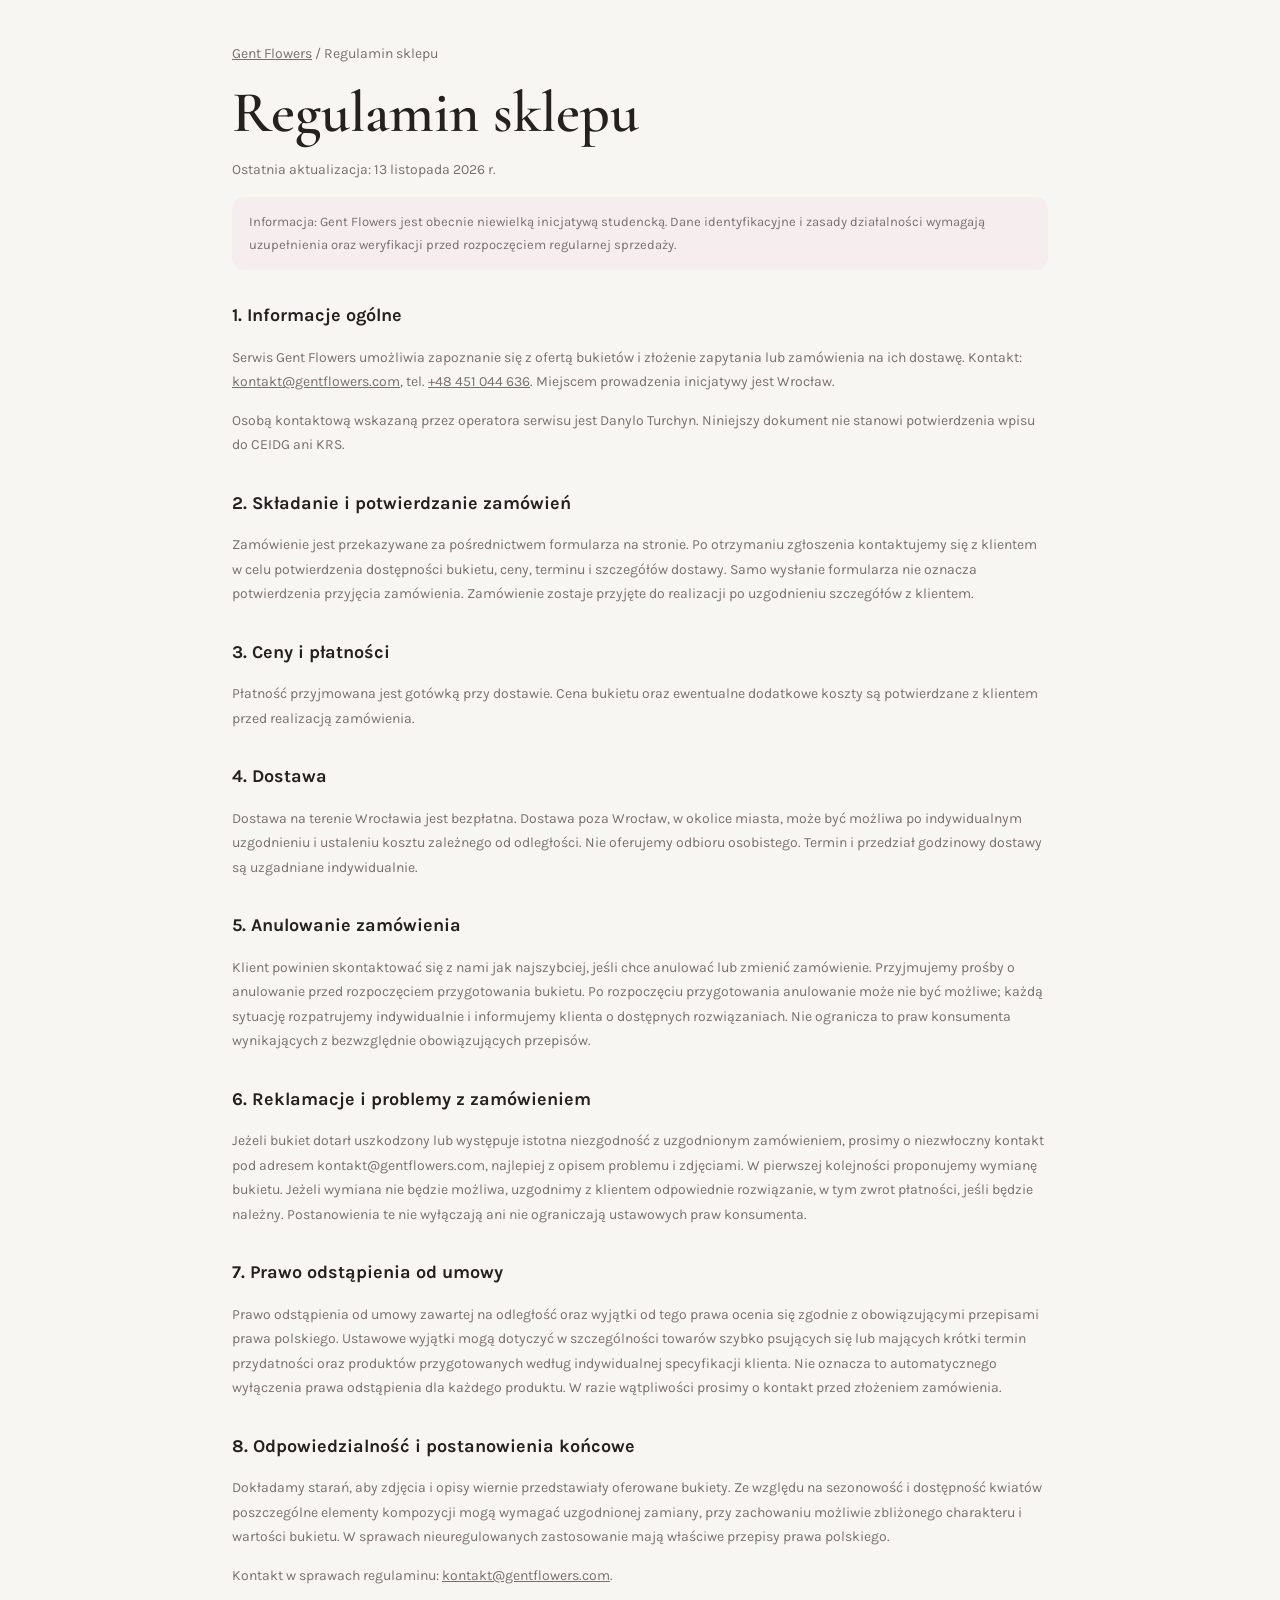
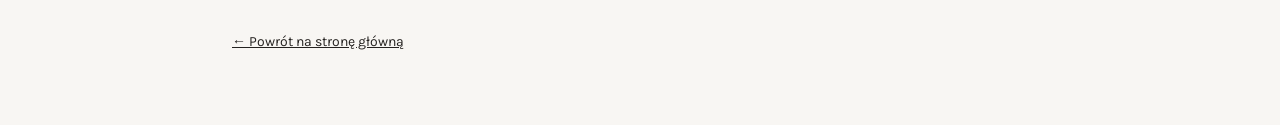
<file: regulamin.html>
<!doctype html>
<html lang="pl">
<head>
<meta charset="utf-8">
<meta name="viewport" content="width=device-width, initial-scale=1">
<title>Regulamin sklepu | Gent Flowers</title>
<meta name="description" content="Zasady składania i realizacji zamówień w Gent Flowers.">
<link rel="stylesheet" href="./css/main.css">
<style>
.legal-page{max-width:860px;margin:42px auto 70px;padding:0 22px;color:var(--ink);line-height:1.75}
.legal-page h1{font-family:var(--serif);font-size:clamp(38px,6vw,58px);font-weight:600;line-height:1.1;margin:0 0 12px}
.legal-page h2{font-size:18px;margin:30px 0 8px}.legal-page p,.legal-page li{color:var(--muted);font-size:14px}
.legal-page a{color:inherit}.legal-note{padding:14px 17px;background:#f6eeee;border-radius:12px;font-size:13px;color:var(--muted)}
.legal-back{display:inline-block;margin-top:28px;color:var(--ink)}
</style>
</head>
<body><main class="shell"><div class="legal-page">
<p><a href="./index.html">Gent Flowers</a> / Regulamin sklepu</p>
<h1>Regulamin sklepu</h1>
<p>Ostatnia aktualizacja: 13 listopada 2026 r.</p>
<div class="legal-note">Informacja: Gent Flowers jest obecnie niewielką inicjatywą studencką. Dane identyfikacyjne i zasady działalności wymagają uzupełnienia oraz weryfikacji przed rozpoczęciem regularnej sprzedaży.</div>
<h2>1. Informacje ogólne</h2>
<p>Serwis Gent Flowers umożliwia zapoznanie się z ofertą bukietów i złożenie zapytania lub zamówienia na ich dostawę. Kontakt: <a href="mailto:kontakt@gentflowers.com">kontakt@gentflowers.com</a>, tel. <a href="tel:+48451044636">+48 451 044 636</a>. Miejscem prowadzenia inicjatywy jest Wrocław.</p>
<p>Osobą kontaktową wskazaną przez operatora serwisu jest Danylo Turchyn. Niniejszy dokument nie stanowi potwierdzenia wpisu do CEIDG ani KRS.</p>
<h2>2. Składanie i potwierdzanie zamówień</h2>
<p>Zamówienie jest przekazywane za pośrednictwem formularza na stronie. Po otrzymaniu zgłoszenia kontaktujemy się z klientem w celu potwierdzenia dostępności bukietu, ceny, terminu i szczegółów dostawy. Samo wysłanie formularza nie oznacza potwierdzenia przyjęcia zamówienia. Zamówienie zostaje przyjęte do realizacji po uzgodnieniu szczegółów z klientem.</p>
<h2>3. Ceny i płatności</h2>
<p>Płatność przyjmowana jest gotówką przy dostawie. Cena bukietu oraz ewentualne dodatkowe koszty są potwierdzane z klientem przed realizacją zamówienia.</p>
<h2>4. Dostawa</h2>
<p>Dostawa na terenie Wrocławia jest bezpłatna. Dostawa poza Wrocław, w okolice miasta, może być możliwa po indywidualnym uzgodnieniu i ustaleniu kosztu zależnego od odległości. Nie oferujemy odbioru osobistego. Termin i przedział godzinowy dostawy są uzgadniane indywidualnie.</p>
<h2>5. Anulowanie zamówienia</h2>
<p>Klient powinien skontaktować się z nami jak najszybciej, jeśli chce anulować lub zmienić zamówienie. Przyjmujemy prośby o anulowanie przed rozpoczęciem przygotowania bukietu. Po rozpoczęciu przygotowania anulowanie może nie być możliwe; każdą sytuację rozpatrujemy indywidualnie i informujemy klienta o dostępnych rozwiązaniach. Nie ogranicza to praw konsumenta wynikających z bezwzględnie obowiązujących przepisów.</p>
<h2>6. Reklamacje i problemy z zamówieniem</h2>
<p>Jeżeli bukiet dotarł uszkodzony lub występuje istotna niezgodność z uzgodnionym zamówieniem, prosimy o niezwłoczny kontakt pod adresem kontakt@gentflowers.com, najlepiej z opisem problemu i zdjęciami. W pierwszej kolejności proponujemy wymianę bukietu. Jeżeli wymiana nie będzie możliwa, uzgodnimy z klientem odpowiednie rozwiązanie, w tym zwrot płatności, jeśli będzie należny. Postanowienia te nie wyłączają ani nie ograniczają ustawowych praw konsumenta.</p>
<h2>7. Prawo odstąpienia od umowy</h2>
<p>Prawo odstąpienia od umowy zawartej na odległość oraz wyjątki od tego prawa ocenia się zgodnie z obowiązującymi przepisami prawa polskiego. Ustawowe wyjątki mogą dotyczyć w szczególności towarów szybko psujących się lub mających krótki termin przydatności oraz produktów przygotowanych według indywidualnej specyfikacji klienta. Nie oznacza to automatycznego wyłączenia prawa odstąpienia dla każdego produktu. W razie wątpliwości prosimy o kontakt przed złożeniem zamówienia.</p>
<h2>8. Odpowiedzialność i postanowienia końcowe</h2>
<p>Dokładamy starań, aby zdjęcia i opisy wiernie przedstawiały oferowane bukiety. Ze względu na sezonowość i dostępność kwiatów poszczególne elementy kompozycji mogą wymagać uzgodnionej zamiany, przy zachowaniu możliwie zbliżonego charakteru i wartości bukietu. W sprawach nieuregulowanych zastosowanie mają właściwe przepisy prawa polskiego.</p>
<p>Kontakt w sprawach regulaminu: <a href="mailto:kontakt@gentflowers.com">kontakt@gentflowers.com</a>.</p>
<a class="legal-back" href="./index.html">← Powrót na stronę główną</a>
</div></main></body></html>
</file>
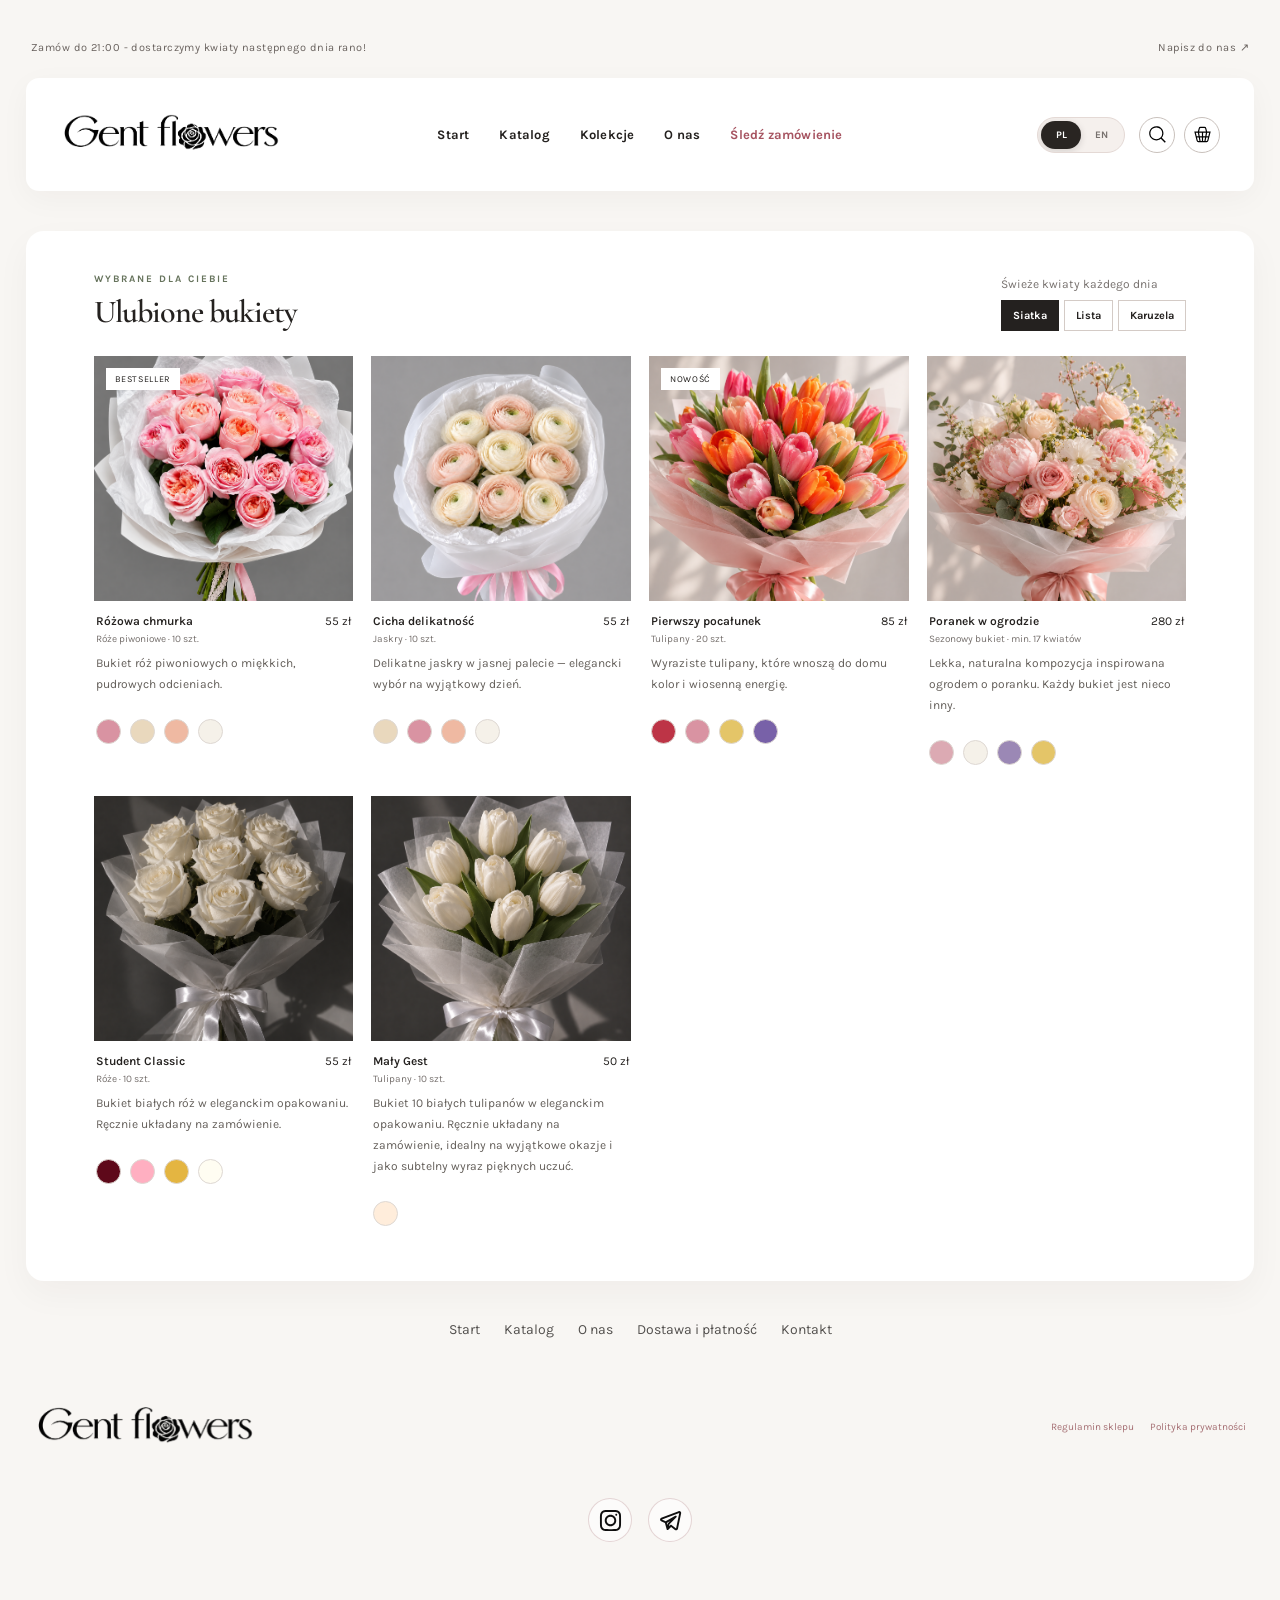
<file: shop.html>
<!DOCTYPE html>
<html lang="pl">
 <head>
  
  <link rel="icon" href="./favicon.ico" sizes="any">
<meta charset="utf-8"/>
  <meta content="width=device-width,initial-scale=1" name="viewport"/>
  <meta content="#f7e8e9" name="theme-color"/>
  <title>Bukiety na zamówienie Wrocław — katalog kwiatów | Gent Flowers</title>
 
  <link rel="stylesheet" href="./css/main.css"/>
  <link rel="stylesheet" href="./css/cms.css"/>
  <link rel="stylesheet" href="./css/storefront.css"/>
  <link rel="stylesheet" href="./css/motion.css"/>
 
  <meta name="description" content="Poznaj bukiety Gent Flowers: róże, tulipany, piwonie i sezonowe kompozycje. Wybierz bukiet i złóż zamówienie online z dostawą we Wrocławiu.">
  <link rel="canonical" href="https://gentflowers.com/shop.html">
  <meta property="og:type" content="website">
  <meta property="og:site_name" content="Gent Flowers">
  <meta property="og:title" content="Bukiety na zamówienie Wrocław — katalog kwiatów | Gent Flowers">
  <meta property="og:description" content="Poznaj bukiety Gent Flowers: róże, tulipany, piwonie i sezonowe kompozycje. Wybierz bukiet i złóż zamówienie online z dostawą we Wrocławiu.">
  <meta property="og:url" content="https://gentflowers.com/shop.html">
  <meta property="og:locale" content="pl_PL">
</head>
 <body class="page-shop">
<main class="shell">
   <div class="topline">
    <span data-i18n="delivery">
     Zam&oacute;w do 21:00
     <strong>
      dostarczymy kwiaty nast&eogon;pnego dnia rano!
     </strong>
    </span>
    <a data-i18n="contact" href="#footer">
     Napisz do nas &nearrow;
    </a>
   </div>
   <section class="hero stack-panel" id="home">
    <div class="hero-copy">
     <div class="eyebrow">
      Gent Flowers &middot;
      <span data-i18n="studio">
       pracownia florystyczna
      </span>
     </div>
     <h1 data-i18n="heroTitle">
      Kwiaty, kt&oacute;re m&oacute;wi&aogon; za Ciebie
     </h1>
     <p data-i18n="heroText">
      Tworzymy wyj&aogon;tkowe bukiety z sezonowych kwiat&oacute;w. Na wa&zdot;ne spotkania, ma&lstrok;e rado&sacute;ci i zupe&lstrok;nie bez okazji.
     </p>
     <a class="button" href="#shop">
      <span data-i18n="chooseBouquet">
       Wybierz bukiet
      </span>
      <span>
       &rarr;
      </span>
     </a>
    </div>
    <div class="hero-image">
     <img alt="R&oacute;&zdot;owy bukiet tulipan&oacute;w" src="./assets/images/pink-tulip-bouquet.png"/>
</div>
   </section>
   <nav aria-label="Nawigacja g&lstrok;&oacute;wna" class="nav">
    <a aria-label="Gent Flowers" class="brand" href="./index.html">
     <img alt="Gent Flowers" class="brand-logo" src="./assets/images/gent-flowers-logo.png"/>
    </a>
    <div class="links">
     <a data-i18n="home" href="./index.html">
      Start
     </a>
     <a data-i18n="bouquets" href="./shop.html">
      Katalog
     </a>
     <a data-i18n="collections" href="./index.html#collections">
      Kolekcje
     </a>
     <a data-i18n="about" href="./about.html">
      O nas
     </a>
     <a class="tracking-nav-link" href="./tracking.html" aria-label="Śledź zamówienie">
      Śledź zamówienie
     </a>
    </div>
    <div class="tools">
     <div aria-label="Wyb&oacute;r j&eogon;zyka" class="language">
      <button aria-pressed="true" data-lang="pl">
       PL
      </button>
      <button aria-pressed="false" data-lang="en">
       EN
      </button>
     </div>
<button aria-label="Szukaj" class="icon" type="button">
      <img src="./assets/images/icons/search.svg" alt="" aria-hidden="true">
     </button>
     <button aria-label="Koszyk" class="icon cart" type="button">
      <img src="./assets/images/icons/basket.svg" alt="" aria-hidden="true">
      <span class="count" id="count">
       0
      </span>
     </button>
    </div>
   </nav>
   <section class="section stack-panel" id="collections">
    <div class="section-head">
     <div>
      <div class="eyebrow" data-i18n="findOccasion">
       Znajd&zacute; sw&oacute;j pow&oacute;d
      </div>
      <h2 data-i18n="collections">
       Kolekcje
      </h2>
     </div>
     <p data-i18n="collectionIntro">
      Kwiaty na ma&lstrok;e i wielkie chwile
     </p>
    </div>
    <div class="collections">
     <a class="collection" href="#shop">
      <img alt="Autorska kompozycja kwiatowa" src="https://images.unsplash.com/photo-1525310072745-f49212b5ac6d?auto=format&amp;fit=crop&amp;w=1000&amp;q=85"/>
      <span>
       <span data-i18n="signature">
        Bukiety autorskie
       </span>
       <small data-i18n="signatureSub">
        R&eogon;cznie uk&lstrok;adane &middot; od 190 z&lstrok;
       </small>
      </span>
     </a>
     <a class="collection" href="#shop">
      <img alt="Delikatny bukiet r&oacute;&zdot;" src="https://images.unsplash.com/photo-1563241527-3004b7be0ffd?auto=format&amp;fit=crop&amp;w=700&amp;q=85"/>
      <span>
       <span data-i18n="tender">
        Chwila czu&lstrok;o&sacute;ci
       </span>
       <small data-i18n="tenderSub">
        R&oacute;&zdot;e i sezonowe kwiaty
       </small>
      </span>
     </a>
     <a class="collection" href="#shop">
      <img alt="Kwiaty w wazonie" src="https://images.unsplash.com/photo-1520763185298-1b434c919102?auto=format&amp;fit=crop&amp;w=700&amp;q=85"/>
      <span>
       <span data-i18n="homeFlowers">
        Kwiaty do domu
       </span>
       <small data-i18n="homeFlowersSub">
        Kompozycje w wazonie
       </small>
      </span>
     </a>
    </div>
   </section>
   <section class="section stack-panel" id="shop">
    <div class="section-head">
     <div>
      <div class="eyebrow" data-i18n="pickedForYou">
       Wybrane dla Ciebie
      </div>
      <h2 data-i18n="favoriteBouquets">
       Ulubione bukiety
      </h2>
     </div>
     <div>
      <p data-i18n="freshDaily">
       &Sacute;wie&zdot;e kwiaty ka&zdot;dego dnia
      </p>
      <div aria-label="Widok kompozycji" class="view-controls" role="group">
       <button aria-pressed="true" class="view-button" data-i18n="tile" data-view="grid">
        Siatka
       </button>
       <button aria-pressed="false" class="view-button" data-i18n="list" data-view="list">
        Lista
       </button>
       <button aria-pressed="false" class="view-button" data-i18n="carousel" data-view="carousel">
        Karuzela
       </button>
      </div>
      <div class="carousel-controls" id="carouselControls">
       <button aria-label="Poprzedni bukiet" id="carouselPrev">
        &larr;
       </button>
       <span id="carouselPosition">
        1 / 4
       </span>
       <button aria-label="Nast&eogon;pny bukiet" id="carouselNext">
        &rarr;
       </button>
      </div>
     </div>
     <div class="close-feed-wrap">
      <button aria-label="Zamknij widok" class="close-feed" id="closeFeed">
       &times;
      </button>
     </div>
    </div>
    <div class="products" id="productGrid">
     <article class="product">
      <div class="product-photo">
       <img alt="Obfity bukiet r&oacute;&zdot;owych r&oacute;&zdot;" src="https://images.unsplash.com/photo-1526047932273-341f2a7631f9?auto=format&amp;fit=crop&amp;w=700&amp;q=85"/>
       <span class="tag" data-i18n="bestseller">
        Bestseller
       </span>
       <button class="quick" data-price="350">
       </button>
      </div>
      <div class="product-info">
       <div>
        <div class="product-name" data-en="Pink cloud" data-pl="R&oacute;&zdot;owa chmurka">
         R&oacute;&zdot;owa chmurka
        </div>
        <div class="product-sub" data-en="Peony roses &middot; 15 stems" data-pl="R&oacute;&zdot;e piwoniowe &middot; 15 szt.">
         R&oacute;&zdot;e piwoniowe &middot; 15 szt.
        </div>
       </div>
       <div class="price">
        350 z&lstrok;
       </div>
       <div class="product-description" data-en="A hand-tied bouquet of peonies and roses in soft blush tones. Made to order." data-pl="Bukiet piwonii i r&oacute;&zdot; o mi&eogon;kkich, pudrowych odcieniach. R&eogon;cznie uk&lstrok;adany na zam&oacute;wienie.">
        Bukiet piwonii i r&oacute;&zdot; o mi&eogon;kkich, pudrowych odcieniach. R&eogon;cznie uk&lstrok;adany na zam&oacute;wienie.
       </div>
       <div class="product-options">
        <div class="palette-head">
         <span data-i18n="palette">
          Paleta
         </span>
        </div>
        <div class="swatches">
         <span aria-hidden="true" class="color-swatch" data-en="Pink" data-pl="R&oacute;&zdot;owy" style="--swatch:#d993a2">
         </span>
         <span aria-hidden="true" class="color-swatch" data-en="Cream" data-pl="Kremowy" style="--swatch:#e9d8bd">
         </span>
         <span aria-hidden="true" class="color-swatch" data-en="Peach" data-pl="Brzoskwiniowy" style="--swatch:#efb9a2">
         </span>
         <span aria-hidden="true" class="color-swatch" data-en="White" data-pl="Bia&lstrok;y" style="--swatch:#f5f1e9">
         </span>
        </div>
       </div>
      </div>
     </article>
     <article class="product">
      <div class="product-photo">
       <img alt="Polny bukiet w pastelowych odcieniach" src="https://images.unsplash.com/photo-1508610048659-a06b669e3321?auto=format&amp;fit=crop&amp;w=700&amp;q=85"/>
       <button class="quick" data-price="280">
       </button>
      </div>
      <div class="product-info">
       <div>
        <div class="product-name" data-en="Morning in the garden" data-pl="Poranek w ogrodzie">
         Poranek w ogrodzie
        </div>
        <div class="product-sub" data-en="Seasonal mix &middot; 17+ stems" data-pl="Sezonowy bukiet &middot; min. 17 kwiat&oacute;w">
         Sezonowy bukiet &middot; min. 17 kwiat&oacute;w
        </div>
       </div>
       <div class="price">
        280 z&lstrok;
       </div>
       <div class="product-description" data-en="An airy, natural arrangement inspired by a garden at sunrise. Every bouquet is one of a kind." data-pl="Lekka, naturalna kompozycja inspirowana ogrodem o poranku. Ka&zdot;dy bukiet jest nieco inny.">
        Lekka, naturalna kompozycja inspirowana ogrodem o poranku. Ka&zdot;dy bukiet jest nieco inny.
       </div>
       <div class="product-options">
        <div class="palette-head">
         <span data-i18n="palette">
          Paleta
         </span>
        </div>
        <div class="swatches">
         <span aria-hidden="true" class="color-swatch" data-en="Pastel" data-pl="Pastelowy" style="--swatch:#dcaab3">
         </span>
         <span aria-hidden="true" class="color-swatch" data-en="White" data-pl="Bia&lstrok;y" style="--swatch:#f5f1e9">
         </span>
         <span aria-hidden="true" class="color-swatch" data-en="Lavender" data-pl="Lawendowy" style="--swatch:#9b88b5">
         </span>
         <span aria-hidden="true" class="color-swatch" data-en="Yellow" data-pl="&Zdot;&oacute;&lstrok;ty" style="--swatch:#e4c568">
         </span>
        </div>
       </div>
      </div>
     </article>
     <article class="product">
      <div class="product-photo">
       <img alt="Czerwone tulipany" src="https://images.unsplash.com/photo-1494972308805-463bc619d34e?auto=format&amp;fit=crop&amp;w=700&amp;q=85"/>
       <span class="tag" data-i18n="new">
        Nowo&sacute;&cacute;
       </span>
       <button class="quick" data-price="240">
       </button>
      </div>
      <div class="product-info">
       <div>
        <div class="product-name" data-en="First kiss" data-pl="Pierwszy poca&lstrok;unek">
         Pierwszy poca&lstrok;unek
        </div>
        <div class="product-sub" data-en="Tulips &middot; 25 stems" data-pl="Tulipany &middot; 25 szt.">
         Tulipany &middot; 25 szt.
        </div>
       </div>
       <div class="price">
        240 z&lstrok;
       </div>
       <div class="product-description" data-en="Bright tulips that bring colour and springtime energy into your home." data-pl="Wyraziste tulipany, kt&oacute;re wnosz&aogon; do domu kolor i wiosenn&aogon; energi&eogon;.">
        Wyraziste tulipany, kt&oacute;re wnosz&aogon; do domu kolor i wiosenn&aogon; energi&eogon;.
       </div>
       <div class="product-options">
        <div class="palette-head">
         <span data-i18n="palette">
          Paleta
         </span>
        </div>
        <div class="swatches">
         <span aria-hidden="true" class="color-swatch" data-en="Red" data-pl="Czerwony" style="--swatch:#bd3446">
         </span>
         <span aria-hidden="true" class="color-swatch" data-en="Pink" data-pl="R&oacute;&zdot;owy" style="--swatch:#d993a2">
         </span>
         <span aria-hidden="true" class="color-swatch" data-en="Yellow" data-pl="&Zdot;&oacute;&lstrok;ty" style="--swatch:#e4c568">
         </span>
         <span aria-hidden="true" class="color-swatch" data-en="Purple" data-pl="Fioletowy" style="--swatch:#7861a8">
         </span>
        </div>
       </div>
      </div>
     </article>
     <article class="product">
      <div class="product-photo">
       <img alt="Jasna kompozycja z bia&lstrok;ych kwiat&oacute;w" src="https://images.unsplash.com/photo-1523438885200-e635ba2c371e?auto=format&amp;fit=crop&amp;w=700&amp;q=85"/>
       <button class="quick" data-price="320">
       </button>
      </div>
      <div class="product-info">
       <div>
        <div class="product-name" data-en="Quiet tenderness" data-pl="Cicha delikatno&sacute;&cacute;">
         Cicha delikatno&sacute;&cacute;
        </div>
        <div class="product-sub" data-en="Ranunculus &middot; 11 stems" data-pl="Jaskry &middot; 11 szt.">
         Jaskry &middot; 11 szt.
        </div>
       </div>
       <div class="price">
        320 z&lstrok;
       </div>
       <div class="product-description" data-en="Delicate ranunculus in a light palette &mdash; an elegant choice for a special day." data-pl="Delikatne jaskry w jasnej palecie &mdash; elegancki wyb&oacute;r na wyj&aogon;tkowy dzie&nacute;.">
        Delikatne jaskry w jasnej palecie &mdash; elegancki wyb&oacute;r na wyj&aogon;tkowy dzie&nacute;.
       </div>
       <div class="product-options">
        <div class="palette-head">
         <span data-i18n="palette">
          Paleta
         </span>
        </div>
        <div class="swatches">
         <span aria-hidden="true" class="color-swatch" data-en="Cream" data-pl="Kremowy" style="--swatch:#e9d8bd">
         </span>
         <span aria-hidden="true" class="color-swatch" data-en="Pink" data-pl="R&oacute;&zdot;owy" style="--swatch:#d993a2">
         </span>
         <span aria-hidden="true" class="color-swatch" data-en="Peach" data-pl="Brzoskwiniowy" style="--swatch:#efb9a2">
         </span>
         <span aria-hidden="true" class="color-swatch" data-en="White" data-pl="Bia&lstrok;y" style="--swatch:#f5f1e9">
         </span>
        </div>
       </div>
      </div>
     </article>
    </div>
   </section>
   <section class="section story stack-panel" id="story">
    <img alt="Florystka starannie uk&lstrok;ada bukiet" src="https://images.unsplash.com/photo-1487530811176-3780de880c2d?auto=format&amp;fit=crop&amp;w=1000&amp;q=85"/>
    <div class="story-copy">
     <div class="eyebrow" data-i18n="ourStudio">
      Nasza pracownia
     </div>
     <h2 data-i18n="storyTitle">
      Pi&eogon;kno tkwi w prostocie
     </h2>
     <p data-i18n="storyText">
      Wybieramy sezonowe kwiaty, starannie uk&lstrok;adamy ka&zdot;dy bukiet i do&lstrok;&aogon;czamy bilecik z Twoimi s&lstrok;owami. Bez szablon&oacute;w &mdash; tylko &zdot;ywe kompozycje.
     </p>
     <a class="text-link" data-i18n="meetGent" href="#footer">
      Poznaj Gent &rarr;
     </a>
    </div>
   </section>
<div class="footer-pages"><a href="./index.html">Start</a><a href="./shop.html">Katalog</a><a href="./about.html">O nas</a><a href="./delivery.html">Dostawa i płatność</a><a href="./contacts.html">Kontakt</a></div>
   <footer class="footer" id="footer">
    <a aria-label="Gent Flowers" class="brand" href="./index.html">
     <img alt="Gent Flowers" class="brand-logo" src="./assets/images/gent-flowers-logo.png"/>
    </a>
    <nav class="footer-legal" aria-label="Informacje prawne">
     <a href="./regulamin.html">Regulamin sklepu</a>
     <a href="./polityka-prywatnosci.html">Polityka prywatności</a>
    </nav>
   <div class="footer-social" aria-label="Nasze media społecznościowe">
      <a class="footer-social-link" href="https://www.instagram.com/gent.flowers" target="_blank" rel="noopener noreferrer" aria-label="Instagram Gent Flowers">
       <img src="./assets/icons/instagram.svg" alt="" width="25" height="25">
      </a>
      <a class="footer-social-link" href="https://t.me/gentflowers" target="_blank" rel="noopener noreferrer" aria-label="Telegram Gent Flowers">
       <img src="./assets/icons/telegram.svg" alt="" width="25" height="25">
      </a>
     </div></footer>
   <div aria-hidden="true" class="product-modal" id="productModal">
    <div aria-labelledby="modalTitle" aria-modal="true" class="product-detail" role="dialog" tabindex="-1">
     <button aria-label="Zamknij" class="modal-close" id="modalClose">
      &times;
     </button>
     <img alt="" class="modal-image" id="modalImage"/>
     <div class="modal-copy">
      <div class="eyebrow" data-i18n="productDetails">
       Szczeg&oacute;&lstrok;y bukietu
      </div>
      <h2 id="modalTitle">
      </h2>
      <p id="modalDescription">
      </p>
      <div class="modal-price" id="modalPrice">
      </div>
      <div class="swatches modal-swatches" id="modalSwatches">
      </div>
      <button class="button modal-add" id="modalAdd">
       <span data-i18n="add">
        Dodaj do koszyka
       </span>
       <span>
        &rarr;
       </span>
      </button>
     </div>
    </div>
   </div>
  </main>
  <script defer="" src="./js/cms.js">
  </script>
  <script defer="" src="./js/storefront.js">
  </script>
<script defer src="./js/motion.js"></script></body>
</html>
</file>
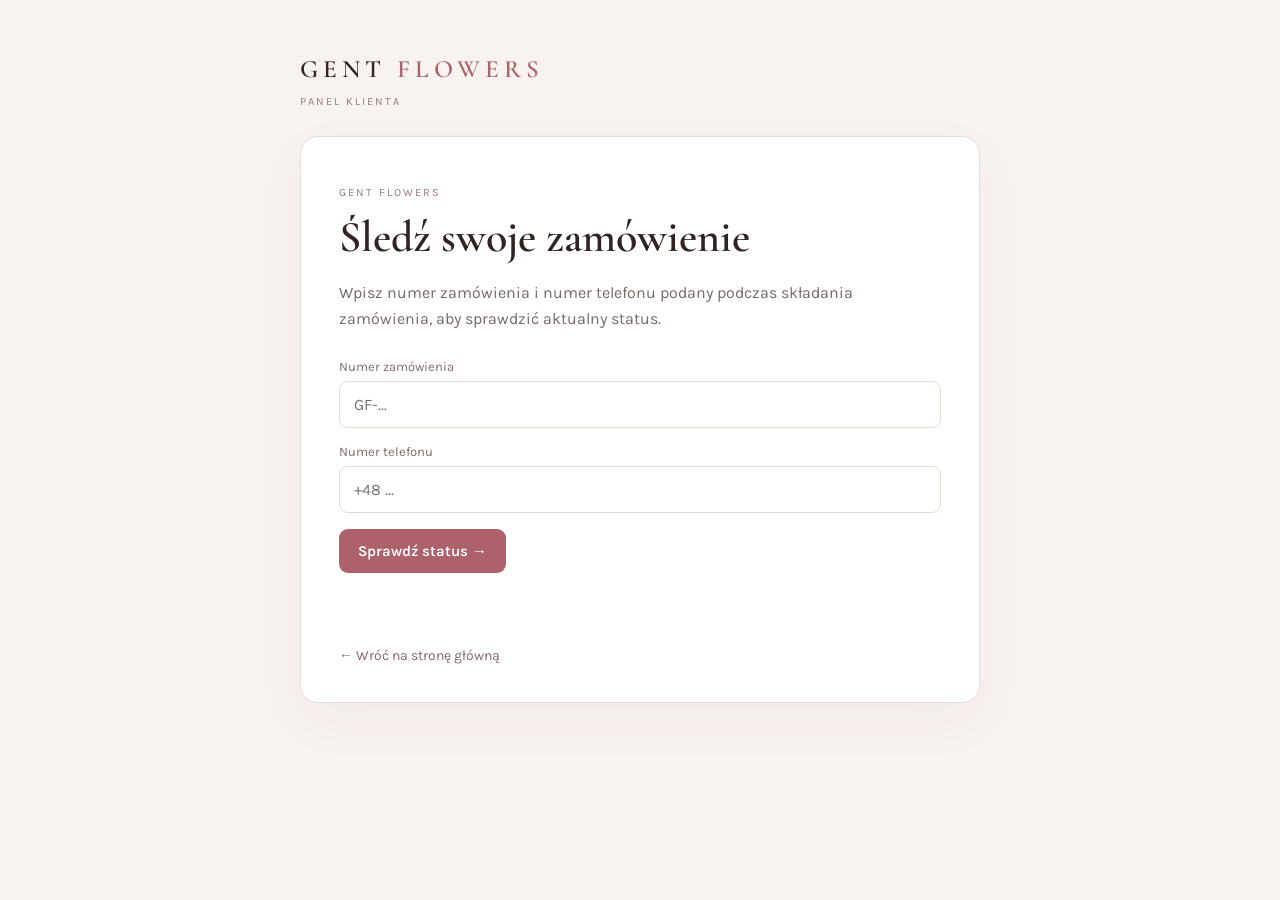
<file: tracking.html>
<!doctype html>
<html lang="pl">
<head>
<meta charset="utf-8">
<meta name="viewport" content="width=device-width,initial-scale=1">
<meta name="theme-color" content="#f7eeee">
<title>Śledź zamówienie — Gent Flowers</title>
<link rel="stylesheet" href="./css/tracking.css">
</head>
<body>
<main class="tracking-shell">
<a class="tracking-brand" href="./index.html">GENT <span>FLOWERS</span></a>
<p class="eyebrow">PANEL KLIENTA</p>
<section class="tracking-card">
<p class="eyebrow">GENT FLOWERS</p>
<h1>Śledź swoje zamówienie</h1>
<p class="intro">Wpisz numer zamówienia i numer telefonu podany podczas składania zamówienia, aby sprawdzić aktualny status.</p>
<form id="trackingForm">
<label>Numer zamówienia<input name="orderId" required placeholder="GF-..." autocomplete="off"></label>
<label>Numer telefonu<input name="phone" type="tel" required placeholder="+48 ..." autocomplete="tel"></label>
<button type="submit" id="trackButton">Sprawdź status <span>→</span></button>
<p id="trackingMessage" role="status" aria-live="polite"></p>
</form>
<section id="trackingResult" class="tracking-result" hidden aria-live="polite"></section>
<a class="back-link" href="./index.html">← Wróć na stronę główną</a>
</section>
</main>
<script src="./js/tracking-page.js" defer></script>
</body>
</html>
</file>
<file: css/main.css>
@font-face{font-family:'Karla';src:url('../assets/fonts/Karla-VariableFont_wght.ttf') format('truetype');font-style:normal;font-weight:200 800;font-display:swap}
@font-face{font-family:'Cormorant Garamond';src:url('../assets/fonts/CormorantGaramond-SemiBold.ttf') format('truetype');font-style:normal;font-weight:600;font-display:swap}
:root{--ink:#24211f;--muted:#77716e;--rose:#f6e6e7;--green:#66735c;--line:#eee9e5;--serif:'Cormorant Garamond','Karla',serif;--sans:'Karla',sans-serif}*{box-sizing:border-box}html{scroll-behavior:smooth}body{margin:0;background:#f8f6f3;color:var(--ink);font:14px var(--sans)}.shell{max-width:1320px;margin:30px auto;padding:0 26px}.topline{height:35px;display:flex;justify-content:space-between;align-items:center;color:#69625e;font-size:11px;letter-spacing:.04em;padding:0 5px}.topline a,.nav a{color:inherit;text-decoration:none}.topline strong{color:var(--green)}.hero{position:relative;overflow:hidden;min-height:480px;border-radius:22px;background:#F0E5E5;display:grid;grid-template-columns:1fr 1fr;align-items:center;padding:55px 7%;box-shadow:0 18px 45px #3b292110}.hero:after{content:"";position:absolute;width:390px;height:390px;border-radius:50%;background:#fff7f5;right:22%;top:-250px;opacity:.6}.hero-copy{position:relative;z-index:2;max-width:500px}.eyebrow{font-size:10px;font-weight:700;letter-spacing:.2em;text-transform:uppercase;color:#7a645f}.hero h1{font:600 clamp(43px,5.2vw,70px)/1.04 var(--serif);letter-spacing:-.04em;margin:20px 0 15px}.hero p{max-width:360px;line-height:1.8;color:#655d5a;margin:0 0 26px}.button{display:inline-flex;align-items:center;gap:18px;background:var(--ink);color:white;padding:14px 20px;border-radius:3px;text-decoration:none;font-size:11px;font-weight:600;letter-spacing:.04em;transition:.2s}.button:hover{transform:translateY(-2px);background:var(--green)}.hero-image{height:390px;position:relative;z-index:1}.hero-image img{width:100%;height:100%;object-fit:cover;border-radius:48% 48% 8px 8px;mix-blend-mode:multiply;filter:saturate(.88)}.hero-note{position:absolute;right:1%;bottom:10%;background:#fffdf2;padding:13px 17px;box-shadow:0 8px 20px #40302012;font:italic 14px var(--serif);transform:rotate(3deg)}.nav{display:grid;grid-template-columns:1fr auto 1fr;align-items:center;background:#fff;padding:20px 34px;margin:13px 0 45px;border-radius:13px;box-shadow:0 8px 30px #2b21120a}.brand{font:700 22px var(--serif);letter-spacing:-.06em}.brand span{color:#bd777e}.links{display:flex;gap:30px;font-size:13px;font-weight:700;letter-spacing:.015em;color:#24211f}.links a{padding:8px 0;text-decoration:none;transition:color .2s ease,opacity .2s ease}.links a:hover,.links a:focus-visible{color:#a65360;text-decoration:underline;text-underline-offset:5px}.tools{justify-self:end;display:flex;gap:9px;align-items:center}.icon{width:36px;height:36px;border:1px solid #c9c1bc;border-radius:50%;display:grid;place-items:center;background:#fff;cursor:pointer;color:#211d1b;font-size:16px;font-weight:700;transition:border-color .2s ease,background .2s ease,color .2s ease}
.tools .icon > img{display:block;width:18px;height:18px;max-width:none;max-height:none;object-fit:contain;position:static;flex:0 0 18px;pointer-events:none}
.icon:hover,.icon:focus-visible{border-color:#a65360;background:#fbf0f1;color:#8e4652}.cart{position:relative}.count{position:absolute;top:-5px;right:-4px;min-width:16px;height:16px;background:#ba727c;color:white;border-radius:50%;font-size:9px;display:grid;place-items:center}.language{display:flex;gap:4px;margin-right:5px}.language button,.view-button{border:1px solid #d4cbc6;background:#fff;color:#24211f;padding:8px 11px;font:700 11px var(--sans);cursor:pointer;transition:background .2s ease,border-color .2s ease}.language button[aria-pressed=true],.view-button[aria-pressed=true]{background:var(--ink);border-color:var(--ink);color:white}.section{background:white;padding:42px 5.5%;border-radius:18px;margin:0 0 22px;box-shadow:0 13px 35px #2b21120a}.section-head{display:flex;justify-content:space-between;align-items:end;margin-bottom:25px}.section h2{font:600 32px var(--serif);letter-spacing:-.03em;margin:7px 0 0}.section-head p{margin:0 0 8px;color:var(--muted);font-size:12px}.collections{display:grid;grid-template-columns:1.5fr 1fr 1fr;gap:16px}.collection{position:relative;overflow:hidden;height:300px;background:#eee;border-radius:4px;color:white;text-decoration:none}.collection img{height:100%;width:100%;object-fit:cover;transition:transform .5s}.collection:hover img{transform:scale(1.04)}.collection:after{content:"";position:absolute;inset:40% 0 0;background:linear-gradient(transparent,#17151391)}.collection>span{position:absolute;z-index:1;left:20px;bottom:19px;font:500 20px var(--serif)}.collection small{display:block;font:10px var(--sans);letter-spacing:.08em;margin-top:5px}.view-controls{display:flex;gap:5px;margin-top:9px}.products{display:grid;grid-template-columns:repeat(4,1fr);gap:18px}.product{min-width:0}.product-photo{height:245px;background:#f7f4f1;position:relative;overflow:hidden}.product-photo img{width:100%;height:100%;object-fit:cover;transition:transform .4s}.product:hover img{transform:scale(1.045)}.tag{position:absolute;top:12px;left:12px;background:#fff;padding:6px 9px;font-size:9px;letter-spacing:.07em;text-transform:uppercase}.quick{position:absolute;bottom:12px;left:12px;right:12px;border:0;background:#fff;padding:11px;opacity:0;transform:translateY(5px);transition:.2s;cursor:pointer;font:600 10px var(--sans);letter-spacing:.03em}.product:hover .quick,.quick:focus{opacity:1;transform:none}.product-info{display:flex;justify-content:space-between;align-items:start;padding:13px 2px}.product-name{font-size:12px;font-weight:600}.product-sub{font-size:10px;color:var(--muted);margin-top:5px}.price{font-size:12px;white-space:nowrap}.products.view-list{grid-template-columns:1fr;gap:10px}.view-list .product{display:grid;grid-template-columns:140px 1fr;align-items:center;border-bottom:1px solid var(--line);padding-bottom:10px}.view-list .product-photo{height:110px;grid-row:1;grid-column:1}.view-list .product-info{grid-column:2;grid-row:1;padding:14px 20px}.view-list .quick{opacity:1;transform:none;left:auto;right:8px;bottom:8px;width:auto;padding:8px 10px}.products.view-carousel{display:flex;overflow-x:auto;gap:18px;scroll-snap-type:x mandatory;padding-bottom:12px}.view-carousel .product{flex:0 0 calc(25% - 14px);scroll-snap-align:start}.story{display:grid;grid-template-columns:1fr 1fr;min-height:300px;background:#e9ece6;padding:0;overflow:hidden}.story img{width:100%;height:100%;min-height:300px;object-fit:cover}.story-copy{padding:48px 12%;align-self:center}.story-copy h2{font-size:34px;margin:12px 0}.story-copy p{color:#656a60;line-height:1.8;font-size:12px;margin:0 0 20px}.text-link{color:var(--ink);font-size:10px;font-weight:700;letter-spacing:.1em;text-transform:uppercase;text-decoration:none;border-bottom:1px solid #aaa;padding-bottom:5px}.footer{display:flex;justify-content:space-between;align-items:center;gap:28px;padding:34px 8px 48px;color:var(--muted);font-size:10px}.footer .brand{color:var(--ink)}.footer-legal{display:flex;align-items:center;gap:16px;flex-wrap:wrap}.footer-legal a{color:#a56f73;text-decoration:none;transition:color .2s ease}.footer-legal a:hover{color:#7f454b;text-decoration:underline;text-underline-offset:3px}
@media(max-width:800px){.shell{margin:12px auto;padding:0 14px}.hero{min-height:390px;padding:38px 7%;grid-template-columns:1.1fr .9fr}.hero-image{height:300px}.nav{padding:17px 20px;margin-bottom:25px}.links{gap:14px}.section{padding:30px 5%}.collections{grid-template-columns:1fr 1fr}.collection:first-child{grid-column:span 2;height:260px}.collection{height:220px}.products{grid-template-columns:repeat(2,1fr)}.view-carousel .product{flex-basis:calc(50% - 9px)}.product-photo{height:260px}.story-copy{padding:35px 9%}}
@media(max-width:800px){.footer{gap:20px;flex-wrap:wrap}.footer-legal{gap:14px}}\n@media(max-width:560px){.topline{font-size:9px}.hero{grid-template-columns:1fr;min-height:0;padding:38px 8% 25px}.hero h1{font-size:48px}.hero-image{height:260px;margin-top:24px;width:90%;justify-self:center}.nav{grid-template-columns:1fr auto;padding:15px 12px}.brand{font-size:19px}.brand-logo{width:180px;height:auto}.links{grid-row:2;grid-column:1/3;justify-content:center;padding-top:15px;margin-top:12px;border-top:1px solid var(--line)}.tools{grid-column:2;grid-row:1;gap:5px}.icon{width:30px;height:30px}.language button{padding:6px 7px}.section{padding:25px 17px}.section h2{font-size:27px}.section-head p{max-width:130px;text-align:right;line-height:1.5}.view-controls{flex-wrap:wrap;justify-content:flex-end}.view-button{padding:7px}.collections{gap:9px}.collection:first-child{height:220px}.collection{height:175px}.collection>span{font-size:16px;left:12px;bottom:13px}.products{gap:12px}.product-photo{height:190px}.quick{opacity:1;transform:none;left:6px;right:6px;padding:9px;font-size:9px}.product-info{gap:6px}.product-name{font-size:11px}.view-list .product{grid-template-columns:100px 1fr}.view-list .product-photo{height:90px}.view-list .product-info{padding:8px}.view-list .quick{font-size:8px;padding:7px}.view-carousel .product{flex-basis:82%}.story{grid-template-columns:1fr}.story img{height:220px;min-height:0}.story-copy{padding:28px 25px}.footer{gap:16px;flex-wrap:wrap}}

.carousel-controls{display:none;align-items:center;justify-content:flex-end;gap:12px;margin-top:10px}.carousel-controls button,.close-feed{border:1px solid #d9d3cf;background:#fff;color:var(--ink);cursor:pointer}.carousel-controls button{width:34px;height:34px;border-radius:50%;font-size:17px}.carousel-controls button:disabled{opacity:.35;cursor:default}.carousel-controls span{font-size:10px;color:var(--muted);min-width:35px;text-align:center}.close-feed{display:none;width:42px;height:42px;border-radius:50%;font-size:25px;line-height:1}.feed-open#shop{position:fixed;z-index:50;inset:0;max-width:none;width:100%;height:100dvh;overflow:auto;margin:0;border-radius:0;padding:clamp(24px,5vw,72px);background:#faf7f3;box-shadow:none;animation:feed-in .35s ease-out}.feed-open .section-head{position:sticky;z-index:3;top:0;background:#faf7f3;padding:14px 0 20px;margin:0 0 22px;align-items:center}.feed-open .close-feed{display:grid;place-items:center}.feed-open .section-head>div:nth-child(2){margin-left:auto;margin-right:16px}.feed-open .section-head>div:first-child{margin-right:auto}.close-feed-wrap{display:none}.feed-open .close-feed-wrap{display:block}.feed-open .products.view-list{display:flex;flex-direction:column;gap:0;max-width:1120px;margin:0 auto}.feed-open .view-list .product{display:grid;grid-template-columns:minmax(280px,42%) 1fr;align-items:center;gap:clamp(24px,5vw,72px);padding:24px 0;border-bottom:1px solid #e8e0da}.feed-open .view-list .product-photo{grid-column:1;grid-row:1;height:clamp(260px,34vw,430px);background:#eee7e2}.feed-open .view-list .product-info{grid-column:2;grid-row:1;display:block;padding:24px 56px 24px 0}.feed-open .view-list .product-name{font:500 clamp(28px,3.2vw,44px)/1.1 var(--serif)}.feed-open .view-list .product-sub{font-size:13px;margin-top:12px}.feed-open .view-list .price{font:500 18px var(--serif);margin-top:22px}.feed-open .view-list .tag{top:18px;left:18px}.feed-open .view-list .quick{position:static;display:inline-block;width:auto;margin-top:24px;padding:14px 20px;background:var(--ink);color:#fff;font-size:11px;opacity:1;transform:none}.view-carousel .product{flex-basis:56%}.view-carousel .product-photo{height:clamp(350px,42vw,520px)}.products.view-carousel{scrollbar-width:none}.products.view-carousel::-webkit-scrollbar{display:none}
@keyframes feed-in{from{opacity:0;transform:translateY(14px)}to{opacity:1;transform:translateY(0)}}
@media(max-width:700px){.view-carousel .product{flex-basis:84%}.view-carousel .product-photo{height:65vh}.feed-open#shop{padding:22px 18px}.feed-open .section-head{top:0;gap:12px;flex-wrap:wrap;padding:10px 0 18px}.feed-open .section-head>div:nth-child(2){order:3;width:100%;margin:0}.feed-open .section-head>div:first-child{margin-right:0}.feed-open .close-feed-wrap{margin-left:auto}.feed-open .view-controls{justify-content:flex-start}.feed-open .view-list .product{grid-template-columns:38% 1fr;gap:16px;padding:16px 0}.feed-open .view-list .product-photo{height:clamp(190px,45vw,300px)}.feed-open .view-list .product-info{padding:10px 0}.feed-open .view-list .product-name{font-size:24px}.feed-open .view-list .product-sub{font-size:11px}.feed-open .view-list .price{font-size:15px;margin-top:12px}.feed-open .view-list .quick{margin-top:14px;padding:11px 12px;font-size:9px}}

.close-feed-wrap{display:none!important}.feed-open#shop{position:static;height:auto;overflow:visible;margin:0 0 22px;padding:42px 5.5%;border-radius:18px;animation:none;box-shadow:0 13px 35px #2b21120a}.feed-open .section-head{position:static;background:transparent;padding:0;margin:0 0 25px}.product-info{display:grid;grid-template-columns:1fr auto;gap:8px 12px}.product-info>div:first-child{grid-column:1}.product-info>.price{grid-column:2;grid-row:1}.product-description,.product-options{grid-column:1/-1}.products.view-list{display:flex;flex-direction:column;gap:42px;max-width:1040px;margin:0 auto}.view-list .product{display:block;width:100%;padding:0 0 32px;border-bottom:1px solid var(--line)}.view-list .product-photo{width:100%;height:auto;aspect-ratio:16/9;max-height:560px;background:#f1eeeb}.view-list .product-photo img{object-fit:cover}.view-list .product-info{display:grid;grid-template-columns:1fr auto;gap:8px 20px;align-items:start;padding:20px 2px 0}.view-list .product-info>div:first-child{grid-column:1}.view-list .product-name{font:500 26px/1.15 var(--serif)}.view-list .product-sub{font-size:11px;margin-top:6px}.view-list .price{grid-column:2;grid-row:1;font:500 18px var(--serif)}.product-description{grid-column:1/-1;color:#635e59;font-size:12px;line-height:1.75;max-width:700px}.product-options{grid-column:1/-1;margin-top:6px}.palette-head{display:flex;gap:10px;align-items:center;font-size:10px;font-weight:600;letter-spacing:.04em}.selected-color{color:var(--muted);font-weight:400}.swatches{display:flex;gap:9px;margin-top:10px}.color-swatch{width:25px;height:25px;border:1px solid #ded8d3;border-radius:50%;background:var(--swatch);cursor:pointer;position:relative}.color-swatch[aria-pressed=true]:after{content:"";position:absolute;inset:-4px;border:1px solid var(--ink);border-radius:50%}.view-list .quick{position:static;display:inline-block;width:auto;margin:15px 0 0;padding:12px 18px;background:var(--ink);color:#fff;opacity:1;transform:none}.view-carousel .product{flex-basis:56%}.view-carousel .product-photo{height:clamp(350px,42vw,520px)}
@media(max-width:700px){.products.view-list{gap:28px}.view-list .product{padding-bottom:24px}.view-list .product-photo{aspect-ratio:4/3}.view-list .product-info{padding-top:14px;gap:8px 12px}.view-list .product-name{font-size:22px}.view-list .price{font-size:16px}.product-description{font-size:11px}.color-swatch{width:23px;height:23px}.view-carousel .product{flex-basis:84%}.view-carousel .product-photo{height:65vh}}

.product{cursor:pointer}.product .quick{cursor:pointer}.color-swatch{cursor:default;pointer-events:none}.product-modal{position:fixed;z-index:100;inset:0;display:grid;place-items:center;padding:24px;background:#211d1bd1;opacity:0;visibility:hidden;transition:opacity .22s,visibility .22s}.product-modal.is-open{opacity:1;visibility:visible}.product-detail{position:relative;display:grid;grid-template-columns:1fr 1fr;width:min(100%,1000px);max-height:min(88vh,760px);overflow:auto;background:#fffdfb;box-shadow:0 24px 80px #0003;animation:detail-in .28s ease-out}.modal-image{width:100%;height:100%;min-height:480px;object-fit:cover;background:#f2eeeb}.modal-copy{align-self:center;padding:clamp(25px,5vw,60px)}.modal-copy h2{font:500 clamp(30px,4vw,48px)/1.08 var(--serif);margin:14px 0}.modal-copy p{font-size:13px;line-height:1.8;color:#635e59}.modal-price{font:500 20px var(--serif);margin:22px 0}.modal-swatches{margin:12px 0 26px}.modal-swatches .color-swatch{pointer-events:auto;cursor:pointer}.modal-close{position:absolute;z-index:2;right:16px;top:16px;width:40px;height:40px;border:1px solid #d9d3cf;border-radius:50%;background:#fff;cursor:pointer;font-size:24px}.modal-add{border:0;cursor:pointer}.modal-add span{color:#fff}.product-modal .palette-head{font-weight:600}@keyframes detail-in{from{opacity:0;transform:translateY(10px) scale(.99)}to{opacity:1;transform:none}}
@media(max-width:700px){.product-modal{padding:12px}.product-detail{grid-template-columns:1fr;max-height:94vh}.modal-image{height:38vh;min-height:220px;max-height:340px}.modal-copy{padding:25px}.modal-copy h2{font-size:32px}.modal-price{margin:14px 0}}
.brand-logo{display:block;width:220px;height:auto;object-fit:contain;object-position:center;mix-blend-mode:multiply}.footer .brand-logo{width:220px;height:auto}@media(max-width:560px){.brand-logo{width:170px}}


.hero-image {
  position: absolute;
  right: 3%;
  bottom: 0;
  width: 46%;
  height: 100%;
  z-index: 1;
  pointer-events: none;
}
.hero-image img {
  display: block;
  width: 100%;
  height: 100%;
  object-fit: contain;
  object-position: center bottom;
  border-radius: 0;
  mix-blend-mode: multiply;
  filter: drop-shadow(0 16px 20px rgba(70, 45, 42, .12));
}
@media(max-width:800px) {
  .hero-image { right: 2%; width: 43%; height: 94%; }
}
@media(max-width:560px) {
  .hero-image {
    position: relative;
    right: auto;
    bottom: auto;
    width: 90%;
    height: 260px;
    margin-top: 24px;
    justify-self: center;
    transform: translateY(25px);
  }
}


/* Multi-page navigation for Gent Flowers */
.page-shop .hero, .page-shop #collections, .page-shop #story,
.page-about .hero, .page-about #collections, .page-about #shop,
.page-delivery .hero, .page-delivery #collections, .page-delivery #shop, .page-delivery #story,
.page-contacts .hero, .page-contacts #collections, .page-contacts #shop, .page-contacts #story {
  display: none !important;
}
.page-home #shop, .page-home #story,
.page-home .page-extra,
.page-shop .page-extra,
.page-about .page-extra {
  display: none !important;
}
.page-shop #shop { display: block !important; }
.page-about #story { display: grid !important; }
.page-extra { min-height: 42vh; padding-top: clamp(44px, 7vw, 90px); padding-bottom: clamp(44px, 7vw, 90px); }
.page-extra-copy { max-width: 720px; font-size: 1.05rem; line-height: 1.8; }
.page-extra-copy p { margin: 0 0 1.2rem; }
.footer-pages { display:flex; flex-wrap:wrap; gap:14px 24px; justify-content:center; width:100%; padding:18px 0; }
.footer-pages a { color:inherit; text-decoration:none; opacity:.78; }
.footer-pages a:hover { opacity:1; }
@media (max-width: 700px) {
 .footer-pages { gap:10px 16px; }
}

/* Header icon artwork */
.tools .icon > img { display:block; width:19px; height:19px; object-fit:contain; pointer-events:none; }


/* Mobile layout polish: consistent edges, spacing and readable type */
@media (max-width: 560px) {
  html, body { width: 100%; max-width: 100%; overflow-x: hidden; }
  .shell { width: 100%; max-width: 100%; padding-left: 14px; padding-right: 14px; }
  .topline { min-height: 32px; height: auto; gap: 8px; line-height: 1.45; }
  .hero { border-radius: 16px; }
  .hero h1 { font-size: clamp(36px, 10vw, 46px); line-height: 1.06; overflow-wrap: anywhere; }
  .hero p { font-size: 12px; line-height: 1.7; }
  .nav { width: 100%; grid-template-columns: minmax(0,1fr) auto; gap: 10px; padding: 13px 12px; }
  .brand-logo { width: min(170px, 100%); }
  .links { min-width: 0; flex-wrap: wrap; gap: 10px 18px; padding-top: 12px; margin-top: 8px; font-size: 11px; }
  .links a { white-space: nowrap; }
  .tools { min-width: 0; gap: 5px; }
  .language { margin-right: 0; }
  .section { width: 100%; padding: 23px 15px; border-radius: 14px; }
  .section-head { align-items: flex-start; gap: 10px; }
  .section h2 { font-size: 25px; line-height: 1.15; }
  .section-head p { max-width: 42%; font-size: 10px; }
  .collections { gap: 9px; }
  .collection { min-width: 0; }
  .products { min-width: 0; }
  .product-info { min-width: 0; }
  .product-name, .product-sub, .product-description { overflow-wrap: anywhere; }
  .price { white-space: nowrap; }
  .story-copy { min-width: 0; }
  .story-copy h2 { font-size: 28px; line-height: 1.15; }
  .story-copy p { line-height: 1.7; }
  .footer { align-items: flex-start; }
  .footer > * { min-width: 0; }
}
@media (max-width: 380px) {
  .shell { padding-left: 10px; padding-right: 10px; }
  .nav { padding-left: 9px; padding-right: 9px; }
  .brand-logo { width: 145px; }
  .links { gap: 9px 13px; font-size: 10px; }
  .tools { gap: 4px; }
  .icon { width: 28px; height: 28px; }
  .section { padding-left: 12px; padding-right: 12px; }
  .products { gap: 9px; }
  .product-photo { height: 165px; }
}


/* Remove the default blue/gray tap flash on touch devices.
   Keep keyboard focus indicators and native form behavior intact. */
a,
button,
[role="button"],
input,
select,
textarea,
summary,
label {
  -webkit-tap-highlight-color: transparent;
}

/* Gent Flowers: paired product actions */
.product-quick-actions{position:absolute;left:12px;right:12px;bottom:12px;display:flex;gap:7px;opacity:0;transform:translateY(5px);transition:opacity .2s,transform .2s;z-index:2}
.product:hover .product-quick-actions,.product-quick-actions:focus-within{opacity:1;transform:none}
.product-quick-actions .quick{position:static;flex:1;min-width:0;opacity:1;transform:none;padding:11px 7px;font-size:10px}
.product-quick-actions .buy-now{flex:1;min-width:0;border:0;background:#a65d65;color:#fff;padding:11px 7px;cursor:pointer;font:600 10px var(--sans);letter-spacing:.03em}
.product-quick-actions .buy-now:hover{background:#87464e}
.modal-buy-now{display:block;width:100%;margin-top:9px;background:#a65d65;color:#fff;border:0;padding:13px 16px;cursor:pointer}
.modal-buy-now:hover{background:#87464e}
@media(max-width:700px){.product-quick-actions{opacity:1;transform:none;left:8px;right:8px;bottom:8px;gap:5px}.product-quick-actions .quick,.product-quick-actions .buy-now{padding:9px 5px;font-size:9px}.modal-buy-now{margin-top:8px}}
\n@media(max-width:560px){.footer{align-items:flex-start;gap:18px;padding:28px 8px 38px}.footer-legal{width:100%;gap:18px}}\n

/* Elfsight social media icons: centered beneath the footer content */
.social-icons-widget{flex:0 0 100%;width:100%;display:flex;justify-content:center;align-items:center;text-align:center;min-height:40px;margin:8px auto 0;}
.social-icons-widget > div{max-width:100%;}


/* Gent Flowers social links */
.footer{flex-wrap:wrap;}
.footer-social{flex:0 0 100%;width:100%;display:flex;justify-content:center;align-items:center;gap:16px;margin:2px auto 0;padding:4px 0 0;}
.footer-social-link{width:44px;height:44px;display:inline-flex;align-items:center;justify-content:center;border:1px solid rgba(165,111,115,.28);border-radius:50%;background:rgba(255,255,255,.55);transition:transform .35s cubic-bezier(.2,.8,.2,1),box-shadow .35s ease,border-color .35s ease,background .35s ease;will-change:transform;}
.footer-social-link img{display:block;width:23px;height:23px;object-fit:contain;transition:transform .35s cubic-bezier(.2,.8,.2,1),filter .35s ease;}
.footer-social-link:hover{transform:translateY(-5px) scale(1.06);border-color:#a56f73;background:#fff;box-shadow:0 9px 22px rgba(127,69,75,.16),0 0 0 5px rgba(165,111,115,.07);}
.footer-social-link:hover img{transform:scale(1.1);filter:drop-shadow(0 2px 3px rgba(127,69,75,.18));}
.footer-social-link:focus-visible{outline:2px solid #a56f73;outline-offset:4px;}
@media(prefers-reduced-motion:reduce){.footer-social-link,.footer-social-link img{transition:none}.footer-social-link:hover{transform:none}}
@media(max-width:560px){.footer-social{padding-top:2px;gap:14px}.footer-social-link{width:42px;height:42px}}
</file>
<file: css/cms.css>
:root {
  --cms-page-bg: #f8f6f3;
  --cms-ink: #24211f;
  --cms-muted: #77716e;
  --cms-rose: #f6e6e7;
  --cms-green: #66735c;
  --cms-accent: #bd777e;
  --cms-line: #eee9e5;

  
  --ink: var(--cms-ink);
  --muted: var(--cms-muted);
  --rose: var(--cms-rose);
  --green: var(--cms-green);
  --line: var(--cms-line);
}
body { background: var(--cms-page-bg); color: var(--ink); }
.hero { background: var(--rose); }
.eyebrow, .text-link:hover { color: var(--green); }
.button:hover { background: var(--green); }
.nav .links a:hover, .brand span { color: var(--cms-accent); }
.section { border-color: var(--line); }
.cms-extra-section { background:#fff; padding:38px 5.5%; margin:0 0 22px; border-radius:18px; }
.cms-extra-section h2 { font:600 32px var(--serif); margin:0 0 12px; }
.cms-extra-section p { color:var(--cms-muted); line-height:1.8; max-width:760px; }
.cms-extra-section img { display:block; max-width:100%; max-height:520px; object-fit:cover; border-radius:12px; margin-top:16px; }
.cms-extra-section .button { margin-top:10px; }
@media(max-width:560px){.cms-extra-section{padding:25px 17px}.cms-extra-section h2{font-size:27px}}

.section + .section, .section + .story { margin-top: -5px; }
.section, .hero, .nav, .story { transition: box-shadow .35s ease, transform .35s ease; }
</file>
<file: css/storefront.css>
.nav-action { position: relative; flex: 0 0 36px; }
.nav-action > img { display: block; width: 19px; height: 19px; object-fit: contain; }
.nav-action > svg { width: 19px; height: 19px; fill: none; stroke: currentColor; stroke-width: 1.55; stroke-linecap: round; stroke-linejoin: round; }
.nav-action[aria-pressed="true"] { border-color: #bd777e; background: #fbf0f1; color: #a95f6b; }
.nav-action[aria-pressed="true"] > img { filter: invert(48%) sepia(18%) saturate(1030%) hue-rotate(296deg) brightness(88%) contrast(88%); }
.count[hidden], .catalog-search[hidden], .catalog-empty[hidden], .cart-overlay[hidden], .cart-empty[hidden], .cart-footer[hidden] { display: none !important; }
.favorite-count { top: -6px; right: -7px; }
.catalog-search { display: grid; grid-template-columns: auto minmax(220px, 1fr); gap: 8px 16px; align-items: center; padding: 16px 18px; margin: -27px 0 25px; border: 1px solid #eee7e2; background: #fffdfb; border-radius: 10px; }
.search-label { color: var(--muted); font-size: 10px; font-weight: 700; letter-spacing: .12em; text-transform: uppercase; }
.search-field-wrap { display: flex; align-items: center; gap: 8px; }
.search-field-wrap input { width: 100%; min-width: 0; border: 0; outline: 0; padding: 10px 2px; color: var(--ink); background: transparent; font: 13px var(--sans); border-bottom: 1px solid #ded6d1; }
.search-field-wrap input:focus { border-color: #bd777e; }
.search-clear { border: 0; background: transparent; color: var(--muted); padding: 7px 9px; font: 11px var(--sans); cursor: pointer; }
.search-meta { grid-column: 2; margin: 0; color: var(--muted); font-size: 10px; }
.catalog-empty { grid-column: 1 / -1; text-align: center; padding: 42px 20px; margin: 0; color: var(--muted); line-height: 1.7; background: #faf8f6; border-radius: 8px; }
.product-photo { isolation: isolate; }
.favorite-toggle { position: absolute; z-index: 2; top: 11px; right: 11px; width: 35px; height: 35px; display: grid; place-items: center; padding: 0; border: 1px solid #e8e0dc; border-radius: 50%; background: rgba(255,255,255,.94); cursor: pointer; transition: transform .18s, background .18s, border-color .18s; }
.favorite-toggle:hover { transform: scale(1.06); }
.favorite-toggle img { display: block; width: 19px; height: 19px; object-fit: contain; }
.favorite-toggle.is-favorite { background: #fae9eb; border-color: #e8c2c8; }
.favorite-toggle.is-favorite img { filter: invert(47%) sepia(20%) saturate(1005%) hue-rotate(297deg) brightness(88%) contrast(88%); }
.quick { z-index: 1; }
.cart-overlay { position: fixed; z-index: 500; inset: 0; display: block; }
.cart-backdrop { position: absolute; inset: 0; background: rgba(30,25,23,.48); backdrop-filter: blur(2px); }
.cart-drawer { position: absolute; top: 0; right: 0; display: flex; flex-direction: column; width: min(100%, 470px); height: 100%; padding: 27px 26px 22px; background: #fffdfb; box-shadow: -16px 0 50px rgba(0,0,0,.12); outline: none; animation: cart-enter .24s ease-out; }
@keyframes cart-enter { from { transform: translateX(22px); opacity: .7; } to { transform: none; opacity: 1; } }
.cart-drawer-head { display: flex; justify-content: space-between; align-items: flex-start; gap: 18px; padding-bottom: 20px; border-bottom: 1px solid #eee8e3; }
.cart-drawer-head .eyebrow { font-size: 9px; }
.cart-drawer-head h2 { margin: 7px 0 0; font: 500 28px/1.1 var(--serif); }
.drawer-close { width: 36px; height: 36px; flex: 0 0 36px; border: 1px solid #ded7d2; border-radius: 50%; background: #fff; color: var(--ink); font-size: 23px; cursor: pointer; }
.cart-items { flex: 1; min-height: 0; overflow: auto; }
.cart-item { display: grid; grid-template-columns: 90px minmax(0,1fr); gap: 15px; padding: 18px 0; border-bottom: 1px solid #f0ebe7; }
.cart-item-image { display: block; width: 90px; height: 108px; object-fit: cover; background: #f4efeb; }
.cart-item-body { min-width: 0; }
.cart-item-name { font-size: 13px; font-weight: 700; }
.cart-item-sub { margin-top: 5px; color: var(--muted); font-size: 10px; line-height: 1.5; }
.cart-item-price { margin-top: 8px; font-size: 11px; }
.cart-quantity { display: flex; align-items: center; gap: 10px; margin-top: 11px; }
.cart-quantity button { display: grid; place-items: center; width: 25px; height: 25px; padding: 0; border: 1px solid #e7dfda; background: #fff; color: var(--ink); cursor: pointer; }
.cart-quantity-value { min-width: 13px; text-align: center; font-size: 11px; font-variant-numeric: tabular-nums; }
.cart-quantity .cart-remove { width: auto; padding: 0 7px; margin-left: auto; border: 0; color: #9a7475; font-size: 10px; }
.cart-empty { margin: auto 0; padding: 36px 12px; color: var(--muted); text-align: center; font-size: 13px; line-height: 1.8; }
.cart-footer { padding-top: 18px; border-top: 1px solid #eee8e3; }
.cart-total { display: flex; align-items: center; justify-content: space-between; margin-bottom: 17px; font-size: 12px; }
.cart-total strong { font: 500 22px var(--serif); }
.cart-copy-order { display: flex; width: 100%; justify-content: space-between; border: 0; cursor: pointer; }
.cart-copy-order:hover { background: var(--green); }
.cart-clear { display: block; margin: 12px auto 0; padding: 6px 10px; border: 0; background: transparent; color: var(--muted); font: 10px var(--sans); text-decoration: underline; cursor: pointer; }
.cart-footer p { margin: 12px 0 0; color: var(--muted); font-size: 10px; line-height: 1.65; text-align: center; }
.store-toast { position: fixed; z-index: 700; left: 50%; bottom: 28px; max-width: calc(100vw - 32px); padding: 12px 18px; border-radius: 4px; background: #292522; color: #fff; font-size: 12px; text-align: center; opacity: 0; transform: translate(-50%, 10px); pointer-events: none; transition: opacity .2s, transform .2s; box-shadow: 0 8px 25px rgba(0,0,0,.16); }
.store-toast.is-visible { opacity: 1; transform: translate(-50%, 0); }
body.cart-open { overflow: hidden; }
@media(max-width:560px) {
  .nav-action { flex-basis: 30px; }
  .nav-action > img, .nav-action > svg { width: 17px; height: 17px; }
  .catalog-search { grid-template-columns: 1fr; gap: 7px; margin: -10px 0 20px; padding: 13px; }
  .search-meta { grid-column: 1; }
  .cart-drawer { padding: 22px 18px 18px; }
  .cart-item { grid-template-columns: 78px minmax(0,1fr); gap: 12px; }
  .cart-item-image { width: 78px; height: 96px; }
}


/* Gent Flowers: live search and shopping basket */
.nav .tools .icon.cart { position: relative; }
.catalog-search[hidden], .cart-overlay[hidden] { display: none !important; }
.catalog-search { position: relative; z-index: 5; }
.product[hidden] { display: none !important; }
.cart-overlay { position: fixed; z-index: 900; inset: 0; }
.cart-backdrop { position: absolute; inset: 0; background: rgba(30,25,23,.48); backdrop-filter: blur(2px); }
.cart-drawer { position: absolute; top: 0; right: 0; display: flex; flex-direction: column; width: min(100%, 470px); height: 100%; padding: 27px 26px 22px; background: #fffdfb; box-shadow: -16px 0 50px rgba(0,0,0,.12); outline: none; animation: cart-enter .24s ease-out; }
@keyframes cart-enter { from { transform: translateX(22px); opacity: .7; } to { transform: none; opacity: 1; } }
.cart-drawer-head { display: flex; justify-content: space-between; align-items: flex-start; gap: 18px; padding-bottom: 20px; border-bottom: 1px solid #eee8e3; }
.cart-drawer-head h2 { margin: 7px 0 0; font: 500 28px/1.1 var(--serif); }
.drawer-close { width: 36px; height: 36px; flex: 0 0 36px; border: 1px solid #ded7d2; border-radius: 50%; background: #fff; color: var(--ink); font-size: 23px; cursor: pointer; }
.cart-items { flex: 1; min-height: 0; overflow: auto; }
.cart-item { display: grid; grid-template-columns: 90px minmax(0,1fr); gap: 15px; padding: 18px 0; border-bottom: 1px solid #f0ebe7; }
.cart-item-image { display: block; width: 90px; height: 108px; object-fit: cover; background: #f4efeb; }
.cart-item-body { min-width: 0; }
.cart-item-name { font-size: 13px; font-weight: 700; }
.cart-item-sub { margin-top: 5px; color: var(--muted); font-size: 10px; line-height: 1.5; }
.cart-item-price { margin-top: 8px; font-size: 11px; }
.cart-quantity { display: flex; align-items: center; gap: 10px; margin-top: 11px; }
.cart-quantity button { display: grid; place-items: center; width: 25px; height: 25px; padding: 0; border: 1px solid #e7dfda; background: #fff; color: var(--ink); cursor: pointer; }
.cart-quantity-value { min-width: 13px; text-align: center; font-size: 11px; font-variant-numeric: tabular-nums; }
.cart-quantity .cart-remove { width: auto; padding: 0 7px; margin-left: auto; border: 0; color: #9a7475; font-size: 10px; }
.cart-empty { margin: auto 0; padding: 36px 12px; color: var(--muted); text-align: center; font-size: 13px; line-height: 1.8; }
.cart-footer { padding-top: 18px; border-top: 1px solid #eee8e3; }
.cart-footer[hidden] { display: none !important; }
.cart-total { display: flex; align-items: center; justify-content: space-between; margin-bottom: 17px; font-size: 12px; }
.cart-total strong { font: 500 22px var(--serif); }
.cart-copy-order { display: flex; width: 100%; justify-content: space-between; border: 0; cursor: pointer; }
.cart-clear { display: block; margin: 12px auto 0; padding: 6px 10px; border: 0; background: transparent; color: var(--muted); font: 10px var(--sans); text-decoration: underline; cursor: pointer; }
.cart-footer p { margin: 12px 0 0; color: var(--muted); font-size: 10px; line-height: 1.65; text-align: center; }
.store-toast { position: fixed; z-index: 1000; left: 50%; bottom: 28px; max-width: calc(100vw - 32px); padding: 12px 18px; border-radius: 4px; background: #292522; color: #fff; font-size: 12px; text-align: center; opacity: 0; pointer-events: none; transform: translate(-50%, 10px); transition: opacity .2s, transform .2s; box-shadow: 0 8px 25px rgba(0,0,0,.16); }
.store-toast.is-visible { opacity: 1; transform: translate(-50%, 0); }
body.cart-open { overflow: hidden; }
@media(max-width:560px) {
  .catalog-search { grid-template-columns: 1fr; gap: 7px; margin: 10px 0 20px; padding: 13px; }
  .cart-drawer { padding: 22px 18px 18px; }
  .cart-item { grid-template-columns: 78px minmax(0,1fr); gap: 12px; }
  .cart-item-image { width: 78px; height: 96px; }
}

/* Keep the quick-add label readable on its white hover strip. */
.quick { color: var(--ink); }

.checkout-form { display: grid; gap: 12px; padding: 18px 0 8px; }
.checkout-form[hidden] { display: none !important; }
.checkout-form h3 { margin: 0 0 3px; font: 500 21px var(--serif); }
.checkout-form label { display: grid; gap: 6px; color: var(--ink); font-size: 11px; }
.checkout-form input, .checkout-form select, .checkout-form textarea { width: 100%; min-width: 0; box-sizing: border-box; padding: 11px 12px; border: 1px solid #e5ddd7; border-radius: 3px; background: #fff; color: var(--ink); font: 12px var(--sans); }
.checkout-form input:focus, .checkout-form select:focus, .checkout-form textarea:focus { outline: 1px solid #bd777e; border-color: #bd777e; }
.checkout-form .delivery-date-picker { display: grid; grid-template-columns: 1.35fr 1fr; gap: 8px; }
.checkout-form .delivery-date-picker select:disabled { opacity: .55; cursor: not-allowed; }
.checkout-message { margin: 0; color: #a34d52; font-size: 11px; line-height: 1.5; }
.cart-checkout-open, .cart-submit-order { display: flex; width: 100%; justify-content: space-between; margin-top: 10px; border: 0; cursor: pointer; }
.cart-checkout-open[hidden], #cartCopyOrder[hidden], #cartClear[hidden] { display: none !important; }
.cart-submit-order:disabled { opacity: .6; cursor: wait; }
.checkout-back { margin-top: 6px; }


/* Persistent confirmation shown after a successful order submission. */
.order-confirmation { margin: auto 0; padding: 34px 22px; text-align: center; color: var(--ink); }
.order-confirmation[hidden] { display: none !important; }
.order-confirmation-icon { display: grid; place-items: center; width: 48px; height: 48px; margin: 0 auto 16px; border: 1px solid #c9d7c8; border-radius: 50%; color: #58785b; font-size: 24px; }
.order-confirmation h3 { margin: 0 0 10px; font: 500 25px/1.2 var(--serif); }
.order-confirmation p { max-width: 330px; margin: 0 auto; color: var(--muted); font-size: 12px; line-height: 1.8; }


/* iPhone / iOS: reliable drawer sizing and independent touch scrolling */
.cart-overlay {
  position: fixed;
  inset: 0;
  height: 100%;
  height: 100dvh;
  overflow: hidden;
}
.cart-drawer {
  top: 0;
  bottom: 0;
  height: 100%;
  height: 100dvh;
  max-height: 100dvh;
  overflow: hidden;
  min-height: 0;
  padding-bottom: max(18px, env(safe-area-inset-bottom));
}
.cart-items {
  flex: 1 1 auto;
  min-height: 0;
  overflow-x: hidden;
  overflow-y: auto;
  -webkit-overflow-scrolling: touch;
  overscroll-behavior: contain;
}
.cart-footer {
  flex: 0 1 auto;
  min-height: 0;
  max-height: min(58dvh, 560px);
  overflow-x: hidden;
  overflow-y: auto;
  -webkit-overflow-scrolling: touch;
  overscroll-behavior: contain;
  padding-bottom: 4px;
}
.checkout-form {
  min-width: 0;
}
.checkout-form label,
.checkout-form input,
.checkout-form select,
.checkout-form textarea,
.cart-submit-order,
.cart-checkout-open {
  min-width: 0;
}
@supports (-webkit-touch-callout: none) {
  body.cart-open {
    position: fixed;
    width: 100%;
    overflow: hidden;
  }
  .cart-drawer {
    height: 100vh;
    height: 100dvh;
    padding-top: max(18px, env(safe-area-inset-top));
    padding-bottom: max(18px, env(safe-area-inset-bottom));
  }
}
@media (max-width: 700px) {
  .cart-drawer { width: 100%; padding-left: 18px; padding-right: 18px; }
  .cart-drawer-head { flex: 0 0 auto; padding-bottom: 14px; }
  .cart-items { min-height: 72px; }
  .cart-footer { max-height: 62dvh; padding-top: 12px; }
  .cart-total { margin-bottom: 10px; }
  .checkout-form { gap: 9px; padding-top: 12px; }
  .checkout-form h3 { font-size: 19px; }
  .checkout-form input, .checkout-form select, .checkout-form textarea { min-height: 42px; font-size: 16px; }
  .checkout-form textarea { min-height: 76px; }
  .cart-submit-order, .cart-checkout-open { min-height: 46px; align-items: center; }
}


/* Customer order tracking and confirmation */
.links .tracking-nav-link { color: #a65360; }
.order-confirmation-number-label { margin-top: 20px !important; color: var(--ink) !important; font-weight: 600; }
.order-confirmation-number { display: inline-block; margin: 8px auto 10px !important; padding: 10px 18px; border: 1px dashed #c58b91; border-radius: 8px; color: #a65360 !important; font: 600 22px/1.2 var(--sans); letter-spacing: .06em; }
.order-confirmation-hint { margin-bottom: 16px !important; }
.order-copy-number { display: block; margin: 0 auto 12px; padding: 10px 18px; border: 1px solid #d9c9c5; border-radius: 5px; background: #fff; color: var(--ink); font: 600 12px var(--sans); cursor: pointer; }
.order-copy-number:hover { border-color: #a65360; color: #a65360; }
.order-track-link { margin-top: 4px; }

/* Celofan selection */
.celofan-picker{margin:18px 0 20px;padding:14px 0;border-top:1px solid rgba(90,65,65,.12)}
.celofan-label{font-size:12px;letter-spacing:.08em;text-transform:uppercase;margin-bottom:11px;color:var(--ink,#332b2b)}
.celofan-options{display:grid;grid-template-columns:repeat(4,minmax(0,1fr));gap:8px}
.celofan-option{display:flex;align-items:center;gap:7px;min-height:38px;padding:6px 8px;border:1px solid rgba(80,60,60,.14);border-radius:8px;background:transparent;color:inherit;font:inherit;font-size:11px;cursor:pointer;transition:border-color .2s,background .2s,transform .2s}
.celofan-option[aria-pressed="true"]{border-color:#a96e7c;background:rgba(217,147,162,.10);box-shadow:0 0 0 1px #a96e7c}
.celofan-option:active{transform:scale(.98)}
.celofan-chip{width:17px;height:17px;flex:0 0 17px;border-radius:50%;background:var(--wrap-color);border:1px solid rgba(40,30,30,.22)}
.cart-item-wrap{font-size:12px;color:var(--muted,#817477);margin:3px 0 7px}
@media(max-width:520px){.celofan-options{grid-template-columns:repeat(2,minmax(0,1fr))}}

/* Bouquet color menu — visually matches the cellophane selector */
.bouquet-color-picker { margin-top: 12px; }
.bouquet-color-options { display: grid; grid-template-columns: repeat(4, minmax(0, 1fr)); gap: 6px; }
.bouquet-color-option { min-height: 36px; }
.bouquet-color-chip { flex: 0 0 15px; width: 15px; height: 15px; border: 1px solid rgba(40,35,35,.2); border-radius: 50%; }
.cart-item-options { margin: 4px 0 8px; color: #766d6b; font-size: 12px; line-height: 1.5; }
@media (max-width: 520px) { .bouquet-color-options { grid-template-columns: repeat(2, minmax(0, 1fr)); } }


/* Color selectors: centered swatches with labels below, preventing text overflow */
.celofan-option,
.bouquet-color-option {
  min-width: 0;
  min-height: 58px;
  padding: 7px 5px;
  display: flex;
  flex-direction: column;
  align-items: center;
  justify-content: center;
  gap: 5px;
  text-align: center;
  line-height: 1.2;
  white-space: normal;
  overflow-wrap: anywhere;
}
.celofan-chip,
.bouquet-color-chip {
  box-sizing: border-box;
  width: 20px;
  height: 20px;
  min-width: 20px;
  min-height: 20px;
  flex: 0 0 20px;
  display: block;
  border-radius: 50%;
}
.celofan-option > span:last-child,
.bouquet-color-option > span:last-child {
  display: block;
  max-width: 100%;
  font-size: 10px;
}


/* Variant photo gallery controls */
.modal-gallery-controls {
  display: flex;
  align-items: center;
  justify-content: center;
  gap: 18px;
  margin: 10px auto 0;
}
.modal-gallery-arrow {
  width: 34px;
  height: 34px;
  border: 1px solid rgba(190, 160, 130, .45);
  border-radius: 50%;
  background: transparent;
  color: inherit;
  font-size: 23px;
  line-height: 1;
  cursor: pointer;
}
.modal-gallery-controls [data-gallery-count] {
  min-width: 42px;
  text-align: center;
  font-size: 12px;
  opacity: .7;
}
.modal-gallery-arrow[hidden] { display: none; }
#modalImage { touch-action: pan-y; }


/* Per-product flower quantity segmented control */
.flower-quantity-picker {
  margin: 18px 0;
}
.flower-quantity-segmented {
  display: inline-flex;
  flex-wrap: wrap;
  gap: 4px;
  padding: 4px;
  margin-top: 9px;
  border: 1px solid var(--line, #e8e1dc);
  border-radius: 999px;
  background: #f7f4f1;
}
.flower-quantity-option {
  min-width: 42px;
  min-height: 36px;
  padding: 7px 13px;
  border: 0;
  border-radius: 999px;
  background: transparent;
  color: var(--ink, #252321);
  font: inherit;
  font-size: 13px;
  cursor: pointer;
  transition: background-color .22s ease, color .22s ease, box-shadow .22s ease;
}
.flower-quantity-option[aria-pressed="true"] {
  background: #252321;
  color: #fff;
  box-shadow: 0 2px 8px rgba(35, 28, 25, .12);
}
.flower-quantity-option:focus-visible {
  outline: 2px solid var(--accent, #bd7b83);
  outline-offset: 2px;
}
@media (max-width: 600px) {
  .flower-quantity-segmented { max-width: 100%; }
  .flower-quantity-option { min-width: 38px; padding-inline: 10px; }
}
</file>
<file: css/motion.css>
/* Gentle site-wide motion: no intro screen, no scroll-locking or reveal overlays. */
html {
  scroll-behavior: smooth;
  scroll-padding-top: 24px;
}



/* Compact animated PL / EN switch */
.language {
  position: relative;
  display: inline-flex;
  align-items: center;
  gap: 0;
  width: 88px;
  height: 36px;
  padding: 3px;
  margin-right: 5px;
  overflow: hidden;
  border: 1px solid #e4d9d5;
  border-radius: 999px;
  background: #f5f0ed;
  isolation: isolate;
}

.language::before {
  content: "";
  position: absolute;
  z-index: 0;
  top: 3px;
  left: 3px;
  width: 40px;
  height: 28px;
  border-radius: 999px;
  background: #292522;
  box-shadow: 0 2px 7px rgba(36,33,31,.16);
  transform: translateX(0);
  transition: transform .32s cubic-bezier(.2,.8,.2,1), background-color .24s ease;
}

.language.is-en::before { transform: translateX(40px); }

.language button {
  position: relative;
  z-index: 1;
  flex: 1 1 50%;
  width: 40px;
  height: 28px;
  padding: 0;
  border: 0;
  border-radius: 999px;
  background: transparent;
  color: #77716e;
  font: 700 10px Karla, sans-serif;
  cursor: pointer;
  -webkit-tap-highlight-color: transparent;
}

.language button[aria-pressed="true"] {
  background: transparent;
  border-color: transparent;
  color: #fff;
}

.language button:focus-visible {
  outline: 2px solid #bd777e;
  outline-offset: 2px;
}

@media (prefers-reduced-motion: reduce) {
  html { scroll-behavior: auto; }
  *, *::before, *::after {
    animation-duration: .01ms !important;
    animation-iteration-count: 1 !important;
    transition-duration: .01ms !important;
  }
}


/* Mobile layout refinements */
@media (max-width: 560px) {
  html, body {
    width: 100%;
    max-width: 100%;
    overflow-x: hidden;
  }

  .shell {
    width: 100%;
    max-width: 100%;
    margin: 0 auto;
    padding: 0 10px;
  }

  .topline {
    min-height: 28px;
    height: auto;
    gap: 8px;
    padding: 6px 3px;
    font-size: 8px;
    line-height: 1.35;
  }

  .hero {
    display: grid;
    grid-template-columns: minmax(0, 1fr);
    gap: 0;
    min-width: 0;
    padding: 27px 20px 18px;
    border-radius: 16px;
  }

  .hero-copy {
    width: 100%;
    max-width: none;
    min-width: 0;
  }

  .hero h1 {
    max-width: 100%;
    margin: 12px 0 10px;
    font-size: clamp(34px, 10vw, 42px);
    line-height: 1.04;
    overflow-wrap: anywhere;
  }

  .hero p {
    max-width: 100%;
    margin-bottom: 17px;
    font-size: 12px;
    line-height: 1.65;
  }

  .hero .button {
    min-height: 42px;
    padding: 12px 15px;
    font-size: 10px;
  }

  .hero-image {
    position: relative;
    inset: auto;
    width: min(100%, 300px);
    height: 215px;
    margin: 10px auto 0;
    justify-self: center;
    transform: none;
  }

  .hero-image img {
    width: 100%;
    height: 100%;
    object-fit: contain;
    object-position: center bottom;
  }

  .hero-note {
    right: 0;
    bottom: 8%;
    padding: 9px 12px;
    font-size: 11px;
  }

  .nav {
    display: grid;
    grid-template-columns: minmax(0, 1fr) auto;
    align-items: center;
    gap: 0 7px;
    width: 100%;
    min-width: 0;
    margin: 10px 0 18px;
    padding: 12px 10px 10px;
    border-radius: 13px;
  }

  .nav > .brand {
    grid-column: 1;
    grid-row: 1;
    min-width: 0;
    overflow: hidden;
  }

  .nav .brand-logo {
    width: clamp(112px, 35vw, 140px);
    max-width: 100%;
    height: auto;
  }

  .nav .tools {
    grid-column: 2;
    grid-row: 1;
    display: flex;
    justify-self: end;
    align-items: center;
    gap: 4px;
    min-width: 0;
  }

  .nav .language {
    flex: 0 0 70px;
    width: 70px;
    height: 30px;
    margin: 0 1px 0 0;
    padding: 2px;
  }

  .nav .language::before {
    top: 2px;
    left: 2px;
    width: 31px;
    height: 24px;
  }

  .nav .language.is-en::before {
    transform: translateX(31px);
  }

  .nav .language button {
    width: 31px;
    height: 24px;
    padding: 0;
    font-size: 9px;
  }

  .nav .tools > .icon {
    flex: 0 0 27px;
    width: 27px;
    height: 27px;
    min-width: 27px;
    font-size: 14px;
  }

  .nav .links {
    grid-column: 1 / -1;
    grid-row: 2;
    display: flex;
    justify-content: space-between;
    gap: 5px;
    width: 100%;
    min-width: 0;
    margin: 10px 0 0;
    padding: 10px 2px 0;
    border-top: 1px solid var(--line);
    font-size: 10px;
    white-space: nowrap;
  }

  .nav .links a {
    padding: 5px 1px;
  }

  .section {
    min-width: 0;
    padding: 23px 14px;
    margin-bottom: 14px;
    border-radius: 15px;
  }

  .section-head {
    gap: 10px;
    align-items: flex-start;
  }

  .section-head p {
    max-width: 42%;
    font-size: 10px;
  }

  .collections {
    grid-template-columns: repeat(2, minmax(0, 1fr));
    gap: 9px;
  }

  .collection {
    min-width: 0;
    height: 165px;
  }

  .collection:first-child {
    grid-column: 1 / -1;
    height: 205px;
  }

  .collection > span {
    max-width: calc(100% - 20px);
    font-size: 15px;
  }

  #shop .products,
  .products:not(.view-carousel) {
    grid-template-columns: minmax(0, 1fr);
    gap: 18px;
  }

  .product {
    min-width: 0;
  }

  .product-photo {
    height: auto;
    aspect-ratio: 4 / 3;
  }

  .product-info {
    min-width: 0;
    padding-top: 10px;
  }

  .product-name {
    font-size: 14px;
  }

  .quick {
    font-size: 10px;
  }

  .story {
    grid-template-columns: minmax(0, 1fr);
  }

  .story img {
    width: 100%;
    max-width: 100%;
    object-fit: cover;
  }

  .page-extra {
    min-height: 0;
    padding-top: 34px;
    padding-bottom: 34px;
  }

  .page-extra-copy {
    font-size: 13px;
  }

  .footer {
    gap: 12px;
    padding: 18px 5px 28px;
  }

  .footer .brand-logo {
    width: 145px;
  }

  .product-modal {
    padding: 8px;
  }

  .product-detail {
    width: 100%;
    max-height: 96dvh;
    overflow-y: auto;
  }

  .modal-image {
    height: 32dvh;
    min-height: 175px;
  }

  .modal-copy {
    padding: 18px;
  }

  .modal-copy h2 {
    font-size: 27px;
  }
}

@media (max-width: 360px) {
  .nav .brand-logo { width: 108px; }
  .nav .tools { gap: 3px; }
  .nav .tools > .icon {
    flex-basis: 25px;
    width: 25px;
    min-width: 25px;
    height: 25px;
  }
  .nav .language { flex-basis: 64px; width: 64px; }
  .nav .language.is-en::before { transform: translateX(28px); }
  .nav .language::before { width: 28px; }
  .nav .language button { width: 28px; }
  .nav .links { font-size: 9px; }
}


/* Gent Flowers premium motion system */
:root {
  --ease: cubic-bezier(.22, 1, .36, 1);
  --dur-m: 700ms;
  --dur-hover: 250ms;
}

.motion-hero-item,
.motion-reveal {
  transition: opacity var(--dur-m) var(--ease), transform var(--dur-m) var(--ease);
}
.motion-ready .motion-hero-item:not(.is-visible) {
  opacity: 0;
  transform: translateY(16px);
}
.motion-ready .motion-reveal:not(.is-visible) {
  opacity: 0;
  transform: translateY(24px);
}
.motion-reveal.is-visible {
  opacity: 1;
  transform: none;
  transition-delay: var(--reveal-delay, 0ms);
}
.motion-hero-item.is-visible {
  opacity: 1;
  transform: none;
  transition-delay: var(--hero-delay, 0ms);
}
.motion-ready .motion-reveal-image:not(.is-visible) img {
  transform: scale(1.03);
}
.motion-reveal-image img {
  transition: transform 900ms var(--ease);
}
.motion-ready .motion-reveal-image.is-visible img {
  transform: scale(1);
}

/* Hover motion is restricted to devices with a real hover pointer. */
@media (hover: hover) and (pointer: fine) {
  .collection,
  .product {
    transition: transform var(--dur-hover) var(--ease), box-shadow var(--dur-hover) var(--ease);
  }
  .collection img,
  .product-photo img {
    transition: transform 900ms var(--ease);
  }
  .collection:hover img,
  .product:hover .product-photo img {
    transform: scale(1.05);
  }
  .product:hover {
    transform: translateY(-4px);
    box-shadow: 0 14px 32px rgba(43, 33, 18, .10);
  }
}

/* Scrolled navigation */
.nav {
  transition: background-color 300ms var(--ease), backdrop-filter 300ms var(--ease);
}
.nav.is-scrolled {
  background: rgba(255, 253, 251, .78);
  -webkit-backdrop-filter: blur(10px);
  backdrop-filter: blur(10px);
}

/* Product modal: preserve .is-open and detail-in behavior hooks. */
.product-modal {
  transition: opacity 300ms var(--ease), visibility 300ms var(--ease);
}
.product-detail {
  animation: none;
  opacity: 0;
  transform: scale(.96);
  transition: opacity 600ms var(--ease), transform 600ms var(--ease);
}
.product-modal.is-open .product-detail {
  opacity: 1;
  transform: scale(1);
}

/* Counter pop is triggered by storefront.js only when an item is added. */
.count.pop {
  animation: gent-count-pop 350ms var(--ease);
}
@keyframes gent-count-pop {
  0% { transform: scale(1); }
  45% { transform: scale(1.25); }
  100% { transform: scale(1); }
}

@media (max-width: 560px), (hover: none) {
  .collection:active,
  .product:active {
    transform: scale(.98);
    transition: transform 150ms var(--ease);
  }
  .product-quick-actions,
  .quick {
    opacity: 1 !important;
    transform: none !important;
  }
  .nav.is-scrolled {
    background: rgba(255, 253, 251, .96);
    -webkit-backdrop-filter: none;
    backdrop-filter: none;
  }
  .motion-ready .motion-reveal:not(.is-visible) {
    transform: translateY(14px);
    transition-duration: 500ms;
  }
  .motion-reveal.is-visible {
    transition-delay: min(var(--reveal-delay, 0ms), 120ms);
  }
}

@media (prefers-reduced-motion: reduce) {
  html { scroll-behavior: auto; }
  .motion-hero-item,
  .motion-reveal,
  .motion-reveal-image img,
  .product-detail,
  .product-modal,
  .nav {
    transition: opacity 0ms linear !important;
    transform: none !important;
    animation: none !important;
  }
  .motion-ready .motion-hero-item:not(.is-visible),
  .motion-ready .motion-reveal:not(.is-visible) {
    opacity: 0;
  }
  .motion-hero-item.is-visible,
  .motion-reveal.is-visible {
    opacity: 1;
  }
  .collection img,
  .product-photo img,
  .product,
  .collection {
    transform: none !important;
    transition: none !important;
  }
}
</file>
<file: css/admin.css>
@import url('https://fonts.googleapis.com/css2?family=Cormorant+Garamond:wght@500;600&family=Karla:wght@400;500;600&display=swap');
:root{color-scheme:light;--ink:#302525;--muted:#887b78;--rose:#a65d65;--paper:#f8f3f1;--line:#eadfdb}*{box-sizing:border-box}body{margin:0;background:var(--paper);color:var(--ink);font-family:Karla,Arial,sans-serif}.admin-shell{width:min(1100px,calc(100% - 32px));margin:38px auto}header{margin-bottom:30px}.brand{font:600 27px 'Cormorant Garamond',serif;letter-spacing:4px}.brand span{color:var(--rose)}header p,.toolbar p{color:var(--muted);font-size:12px;letter-spacing:2px}h1{font:600 36px 'Cormorant Garamond',serif;margin:0 0 12px}.panel,.order{background:#fff;border:1px solid var(--line);border-radius:16px;padding:24px;box-shadow:0 8px 30px #4b29200a}.login{max-width:430px}label{display:block;font-size:13px;margin:16px 0;color:var(--muted)}input{display:block;width:100%;margin-top:7px;padding:13px;border:1px solid var(--line);border-radius:9px;font:inherit}button,select{font:inherit;border:0;border-radius:9px;padding:11px 16px;background:var(--rose);color:white;cursor:pointer}button:disabled,select:disabled{opacity:.6;cursor:wait}button.secondary,.filters button{background:#eee5e2;color:var(--ink)}.error{color:#b42318}.toolbar{display:flex;justify-content:space-between;align-items:center;gap:15px}.toolbar-actions{display:flex;gap:8px}.filters{display:flex;gap:8px;flex-wrap:wrap;margin:20px 0}.filters .active{background:var(--rose);color:white}.orders{display:grid;gap:14px}.order-top{display:flex;justify-content:space-between;gap:12px;flex-wrap:wrap}.order h2{font:600 23px 'Cormorant Garamond',serif;margin:0}.muted{color:var(--muted);font-size:13px}.order-grid{display:grid;grid-template-columns:repeat(2,minmax(0,1fr));gap:10px;margin:18px 0}.order-grid p{margin:0;line-height:1.6}.order a{color:var(--rose)}.order ul{padding-left:20px;line-height:1.6}.order-bottom{display:flex;justify-content:space-between;align-items:center;gap:12px;flex-wrap:wrap;border-top:1px solid var(--line);padding-top:15px}.status-label{display:flex;align-items:center;gap:10px;margin:0}.status{background:#f5eeeb;color:var(--ink);border:1px solid var(--line)}.history{margin-top:12px;padding:12px 16px;background:#faf6f4;border-radius:10px;line-height:1.8}.history ul{margin:0}#notice{color:var(--rose);min-height:20px;margin-top:12px}@media(max-width:600px){.admin-shell{margin:24px auto}.order-grid{grid-template-columns:1fr}.toolbar{align-items:flex-start;flex-direction:column}.toolbar-actions{width:100%}.toolbar-actions button{flex:1}.status-label{align-items:flex-start;flex-direction:column}}
.stats-grid{display:grid;grid-template-columns:repeat(5,minmax(0,1fr));gap:12px;margin:18px 0 24px}.stat-card{background:#fff;border:1px solid var(--line);border-radius:14px;padding:17px;min-width:0}.stat-card span{display:block;color:var(--muted);font-size:12px;line-height:1.4}.stat-card strong{display:block;margin-top:9px;font:600 26px 'Cormorant Garamond',serif;overflow-wrap:anywhere}.catalog-admin{margin:0 0 22px}.catalog-admin-head{display:flex;justify-content:space-between;align-items:center;gap:18px}.catalog-admin h2{font:600 25px 'Cormorant Garamond',serif;margin:0}.catalog-admin-head p{font-size:13px;color:var(--muted);margin:5px 0 0}.cms-link{display:inline-block;white-space:nowrap;background:var(--rose);color:#fff;text-decoration:none;padding:11px 15px;border-radius:9px;font-size:13px}.admin-products{display:grid;grid-template-columns:repeat(2,minmax(0,1fr));gap:10px;margin-top:18px}.admin-product{display:flex;align-items:center;gap:12px;padding:10px;border:1px solid var(--line);border-radius:11px;min-width:0}.admin-product img{width:56px;height:56px;object-fit:cover;border-radius:8px;background:var(--paper)}.admin-product div{display:grid;gap:3px;min-width:0;flex:1}.admin-product strong{font-size:13px}.admin-product span{font-size:11px;color:var(--muted)}.admin-product>b{font-size:13px;white-space:nowrap}@media(max-width:850px){.stats-grid{grid-template-columns:repeat(2,minmax(0,1fr))}.stats-grid .stat-card:last-child{grid-column:1/-1}}@media(max-width:600px){.catalog-admin-head{align-items:flex-start;flex-direction:column}.admin-products{grid-template-columns:1fr}.cms-link{width:100%;text-align:center}}

.order-actions{display:flex;align-items:center;gap:8px;flex-wrap:wrap}
.danger{background:#fff;color:#a84f59;border:1px solid #d9a5a8;border-radius:9px;padding:10px 14px;cursor:pointer;font:inherit}
.danger:hover{background:#fbefef}
.danger:disabled{opacity:.55;cursor:wait}
</file>
<file: css/tracking.css>
@font-face{font-family:Karla;src:url("../assets/fonts/Karla-VariableFont_wght.ttf") format("truetype");font-weight:100 900;font-display:swap}
@font-face{font-family:Cormorant;src:url("../assets/fonts/CormorantGaramond-SemiBold.ttf") format("truetype");font-weight:600;font-display:swap}
*{box-sizing:border-box}body{margin:0;min-height:100vh;background:#f8f2f0;color:#302321;font-family:Karla,Arial,sans-serif}.tracking-shell{width:min(680px,calc(100% - 36px));margin:0 auto;padding:54px 0}.tracking-brand{display:inline-block;color:#302321;text-decoration:none;letter-spacing:.2em;font:600 25px Cormorant,Georgia,serif}.tracking-brand span{color:#ad626b}.eyebrow{font-size:11px;letter-spacing:.18em;color:#987b78}.tracking-card{margin-top:28px;padding:38px;background:#fff;border:1px solid #eadbd7;border-radius:18px;box-shadow:0 18px 55px #54332b0a}.tracking-card h1{font:600 clamp(32px,6vw,44px) Cormorant,Georgia,serif;margin:8px 0}.intro{color:#796966;line-height:1.65;margin-bottom:26px}.tracking-card label{display:block;font-size:13px;color:#806c68;margin:16px 0}.tracking-card input{display:block;width:100%;margin-top:7px;padding:13px 14px;border:1px solid #e7d8d4;border-radius:9px;font:16px Karla,Arial;color:#302321;background:#fff}.tracking-card input:focus{outline:2px solid #b56c75;outline-offset:1px}.tracking-card button{border:0;border-radius:9px;background:#ad626b;color:#fff;padding:13px 19px;font:600 15px Karla;cursor:pointer}.tracking-card button:disabled{opacity:.6;cursor:wait}#trackingMessage{min-height:22px;color:#ad626b;font-size:14px}.tracking-result{border-top:1px solid #eee1dd;margin-top:22px;padding-top:20px}.result-head{display:flex;justify-content:space-between;gap:12px;align-items:center;flex-wrap:wrap}.result-head h2{font:600 25px Cormorant;margin:0}.status-pill{background:#f6e9e8;color:#8e4e57;padding:7px 12px;border-radius:30px;font-size:13px}.result-meta{color:#796966;font-size:14px;line-height:1.7}.timeline{list-style:none;margin:20px 0 0;padding:0}.timeline li{position:relative;padding:0 0 18px 26px;color:#8b7c78;font-size:14px}.timeline li:before{content:"";position:absolute;left:4px;top:4px;width:9px;height:9px;border-radius:50%;background:#d8c8c4}.timeline li:after{content:"";position:absolute;left:8px;top:15px;bottom:0;width:1px;background:#eadbd7}.timeline li:last-child:after{display:none}.timeline li.done{color:#493632}.timeline li.done:before{background:#ad626b}.timeline time{display:block;font-size:12px;color:#a28f8b;margin-top:3px}.back-link{display:inline-block;margin-top:24px;color:#87666a;text-decoration:none;font-size:14px}@media(max-width:520px){.tracking-shell{padding:30px 0}.tracking-card{padding:25px 20px}}

.tracking-history{margin-top:16px;color:#493632;font-size:14px}.tracking-history summary{cursor:pointer;list-style:disclosure-closed}.tracking-history[open] summary{margin-bottom:10px}.history-timeline{margin-top:8px}.history-timeline li{padding-bottom:12px}
</file>
